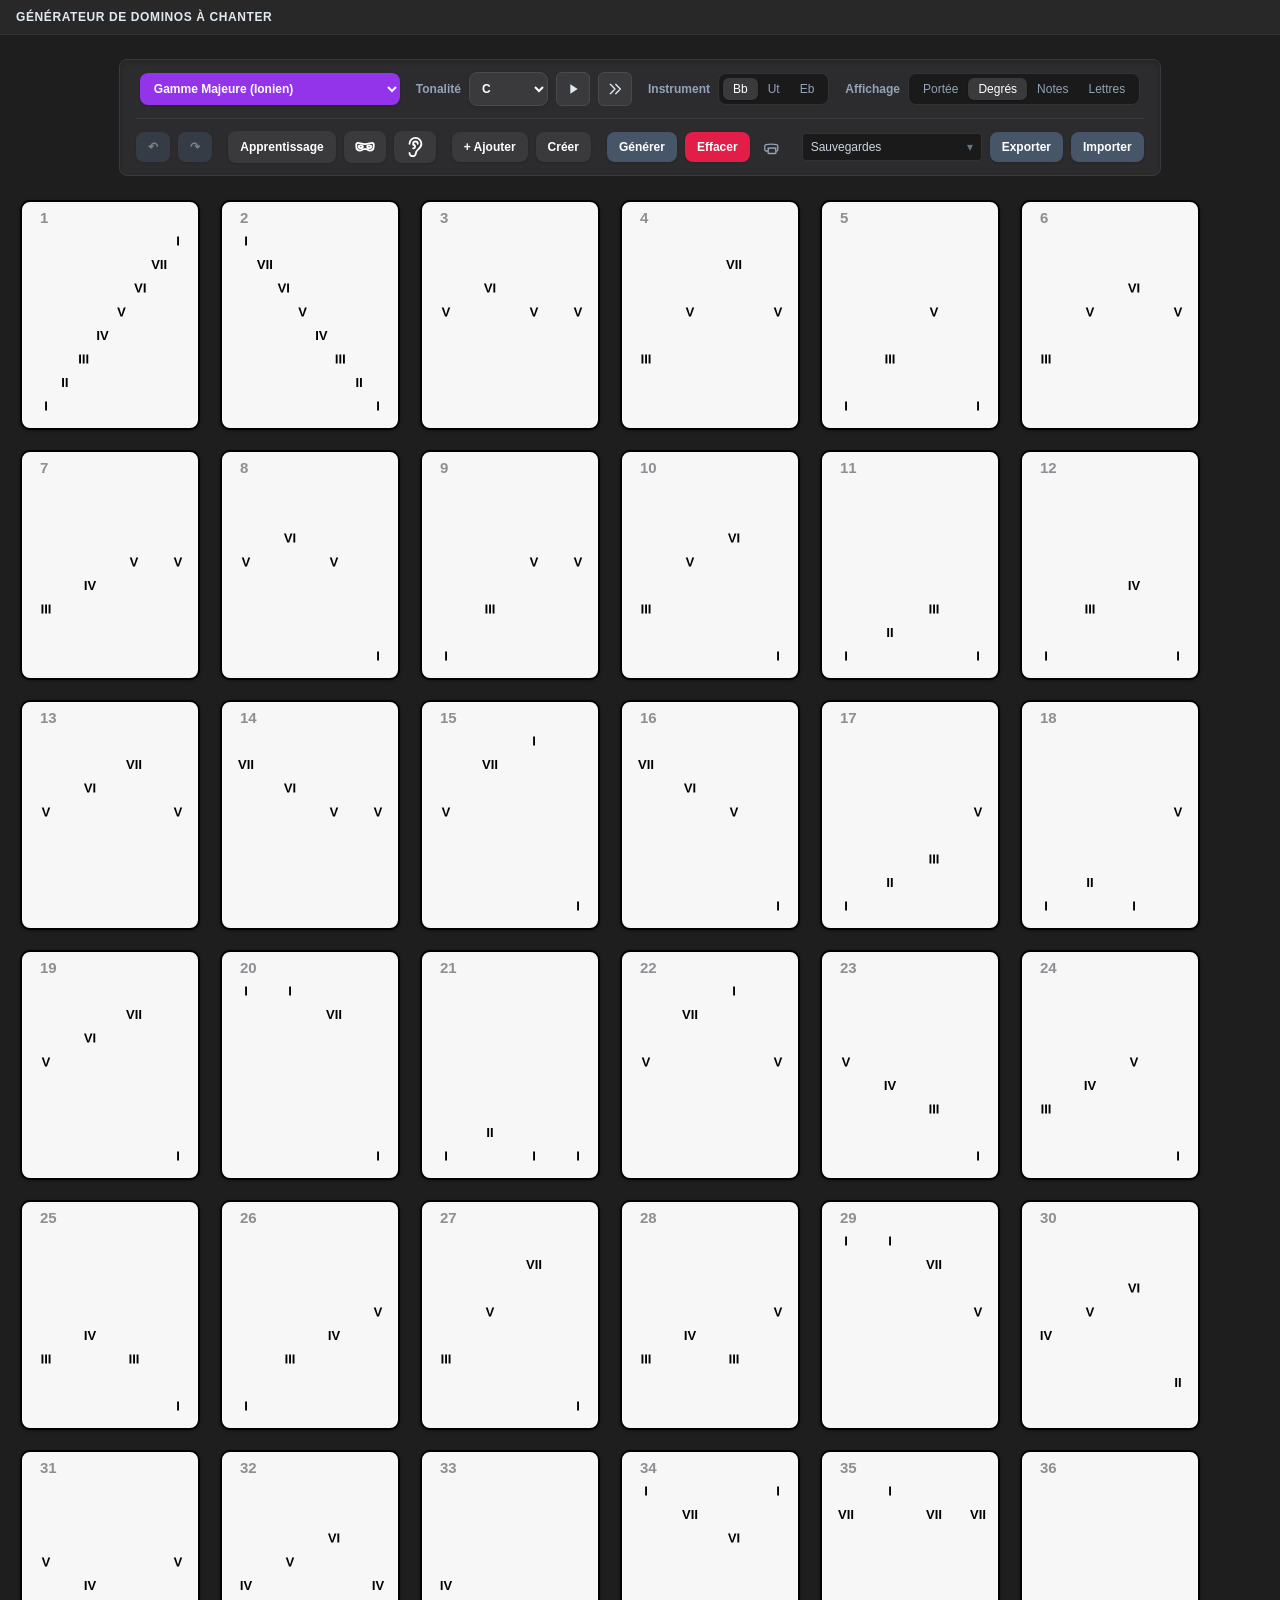
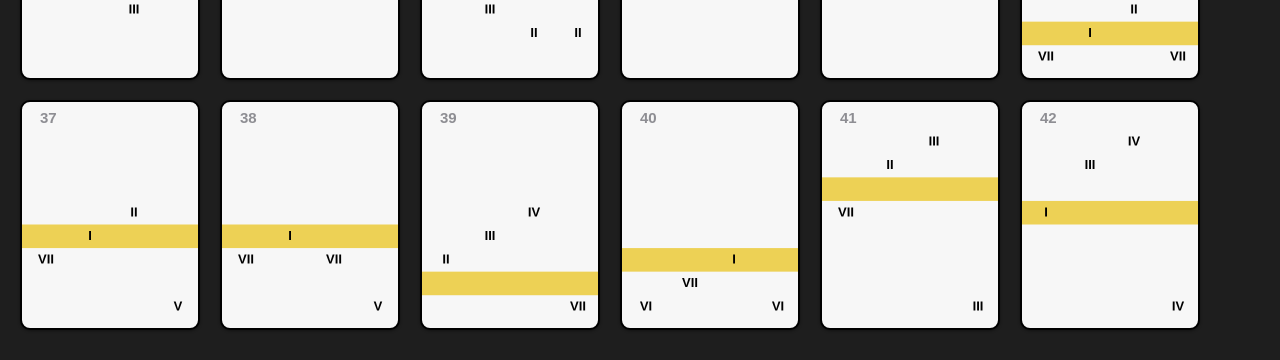
<file: index.html>
<!DOCTYPE html>
<html lang="fr">
<head>
    <meta charset="UTF-8">
    <meta name="viewport" content="width=device-width, initial-scale=1.0">
    <title>Générateur de Dominos à Chanter</title>
    <link rel="icon" type="image/png" href="[data-uri]">
    <link href="https://fonts.googleapis.com/css2?family=Patrick+Hand&display=swap" rel="stylesheet">
    <meta name="theme-color" content="#282828">
    <link rel="manifest" href="app/manifest.webmanifest">
    <link rel="apple-touch-icon" href="app/apple-touch-icon.png">
    <meta name="mobile-web-app-capable" content="yes">
    <meta name="apple-mobile-web-app-capable" content="yes">
    <meta name="apple-mobile-web-app-title" content="Dominos">
    <meta name="apple-mobile-web-app-status-bar-style" content="black">
    <link rel="stylesheet" href="app/style.css">
</head>
<body>

    <audio id="silent-unlock" loop playsinline src="[data-uri]"></audio>

    <header class="app-header">
        <span class="app-title">Générateur de Dominos à Chanter</span>
    </header>

    <main class="app-main">
    <div class="controls">
        <div class="controls-row">
            <select id="styleGamme" class="select-style" onchange="rafraichirGrille()" title="Mode / Style" aria-label="Mode / Style">
                <optgroup label="--- Gammes et Modes pures ---">
                    <option value="scale_maj" selected>Gamme Majeure (Ionien)</option>
                    <option value="scale_min_nat">Mineure naturelle (Éolien)</option>
                    <option value="scale_min_har">Mineure harmonique</option>
                    <option value="scale_min_mel">Mineure mélodique</option>
                    <option value="scale_dorien">Dorien</option>
                    <option value="scale_phrygien">Phrygien</option>
                    <option value="scale_lydien">Lydien</option>
                    <option value="scale_mixolydien">Mixolydien</option>
                    <option value="scale_locrien">Locrien</option>
                    <option value="scale_penta_maj">Pentatonique majeure</option>
                    <option value="scale_penta_min">Pentatonique mineure</option>
                    <option value="scale_blues_min">Blues mineure</option>
                    <option value="scale_blues_maj">Blues majeure</option>
                    <option value="scale_par_ton">Gamme par ton</option>
                    <option value="scale_dim_dt_t">Diminuée (Demi-ton / Ton)</option>
                    <option value="scale_bebop_dom">Bebop Dominant</option>
                    <option value="scale_chromatique">Chromatique</option>
                </optgroup>
                <optgroup label="--- Styles musicaux ---">
                    <option value="aleatoire">Aléatoire (tous les modes)</option>
                    <option value="solfege">Solfège (Idiomatique)</option>
                    <option value="bach">Bach (Baroque & Contrepoint)</option>
                    <option value="piazzolla">Piazzolla (Tango)</option>
                    <option value="boulez">Boulez (Avant-garde / Sériel)</option>
                    <option value="jazz_standards">Jazz Standards (Dorien, Lydien, Mixolydian)</option>
                    <option value="chet_baker">Chet Baker (Cool Jazz)</option>
                    <option value="coltrane">Coltrane (Modal & Extensions)</option>
                    <option value="ravel">Ravel (Modale, Octatonique, Pentatonique)</option>
                    <option value="debussy">Debussy (Par ton, Pentatonique, Modes)</option>
                    <option value="bebop">Bebop (Gammes Bebop chromatisées)</option>
                    <option value="atonal">Atonal (Chromatique & Sérialisme libre)</option>
                </optgroup>
            </select>

            <div class="field field-tonalite">
                <label class="field-label" for="tonique">Tonalité</label>
                <select id="tonique" onchange="withUndo(redessinerGrille)" title="Tonalité principale" aria-label="Tonalité principale">
                        <option value="0" selected>C</option>
                        <option value="1">C♯ / D♭</option>
                        <option value="2">D</option>
                        <option value="3">E♭ / D♯</option>
                        <option value="4">E</option>
                        <option value="5">F</option>
                        <option value="6">F♯ / G♭</option>
                        <option value="7">G</option>
                        <option value="8">A♭ / G♯</option>
                        <option value="9">A</option>
                        <option value="10">B♭ / A♯</option>
                        <option value="11">B</option>
                </select>
                <button type="button" class="btn-icon" onclick="jouerTonique()" title="Écouter la tonique (I)" aria-label="Écouter la tonique (I)"><svg class="icon" fill="currentColor" viewBox="0 0 24 24" aria-hidden="true"><path d="M8 5v14l11-7z"/></svg></button>
                <button type="button" class="btn-icon" onclick="jouerArpegeI_III_V()" title="Écouter l'arpège (I - III - V)" aria-label="Écouter l'arpège (I - III - V)"><svg class="icon" fill="none" stroke="currentColor" stroke-width="2" viewBox="0 0 24 24" aria-hidden="true"><path stroke-linecap="round" stroke-linejoin="round" d="M13 5l7 7-7 7M5 5l7 7-7 7"/></svg></button>
            </div>

            <div class="field field-instrument">
                <span class="field-label">Instrument</span>
                <div class="segmented" role="group" aria-label="Instrument">
                    <button type="button" class="seg-btn is-active" data-seg="transposition" data-value="-2" aria-pressed="true" onclick="choisirSegment('transposition', '-2', redessinerGrille)">Bb</button>
                    <button type="button" class="seg-btn" data-seg="transposition" data-value="0" aria-pressed="false" onclick="choisirSegment('transposition', '0', redessinerGrille)">Ut</button>
                    <button type="button" class="seg-btn" data-seg="transposition" data-value="3" aria-pressed="false" onclick="choisirSegment('transposition', '3', redessinerGrille)">Eb</button>
                </div>
                <input type="hidden" id="transposition" value="-2">
            </div>

            <div class="field">
                <span class="field-label">Affichage</span>
                <div class="segmented" role="group" aria-label="Affichage">
                    <button type="button" class="seg-btn" data-seg="affichage" data-value="portee" aria-pressed="false" onclick="choisirSegment('affichage', 'portee', changerAffichage)">Portée</button>
                    <button type="button" class="seg-btn is-active" data-seg="affichage" data-value="degres" aria-pressed="true" onclick="choisirSegment('affichage', 'degres', changerAffichage)">Degrés</button>
                    <button type="button" class="seg-btn" data-seg="affichage" data-value="notes" aria-pressed="false" onclick="choisirSegment('affichage', 'notes', changerAffichage)">Notes</button>
                    <button type="button" class="seg-btn" data-seg="affichage" data-value="lettres" aria-pressed="false" onclick="choisirSegment('affichage', 'lettres', changerAffichage)">Lettres</button>
                </div>
                <input type="hidden" id="affichage" value="degres">
            </div>
        </div>

        <div class="controls-row controls-row-actions">
            <div class="btn-group">
                <button type="button" id="btnUndo" class="btn btn-slate" onclick="annuler()" title="Annuler (⌘Z)" aria-label="Annuler" disabled>↶</button>
                <button type="button" id="btnRedo" class="btn btn-slate" onclick="retablir()" title="Rétablir (⌘⇧Z)" aria-label="Rétablir" disabled>↷</button>
            </div>
            <div class="btn-group">
                <button type="button" id="btnToggleRythme" class="btn btn-toggle" hidden aria-pressed="false" onclick="toggleModeRythme()" title="Rythmes : activé = valeurs variées dans la portée (croches, blanches, pointées, silences) ; désactivé = noires seulement">Rythmes</button>
                <button type="button" id="btnLearning" class="btn btn-toggle" aria-pressed="false" onclick="toggleModeApprentissage()" title="Apprentissage : activé = série de dominos d'entraînement progressifs ; désactivé = dominos aléatoires du style choisi">Apprentissage</button>
                <button type="button" id="btnGammes" class="btn btn-toggle btn-toggle-icon" aria-pressed="false" onclick="toggleAffichageGammes()" title="Afficher / masquer le nom de la gamme en haut de chaque domino" aria-label="Afficher ou masquer les noms de gammes"><svg class="icon icon-mask" fill="none" stroke="currentColor" stroke-width="2" stroke-linecap="round" stroke-linejoin="round" viewBox="0 0 24 24" aria-hidden="true"><path d="M2.500 9.500C2.500 8.400 3.400 7.500 4.500 7.500c2.200 0 3.700 1.300 7.500 1.300s5.300-1.300 7.500-1.300c1.100 0 2 .9 2 2v1.800c0 2.700-1.600 4.700-4.200 4.700-1.900 0-2.700-1.700-4-1.700h-2.600c-1.300 0-2.100 1.700-4 1.700-2.600 0-4.200-2-4.200-4.700V9.500z"/><ellipse cx="7.400" cy="11.800" rx="2.200" ry="1.500"/><ellipse cx="16.600" cy="11.800" rx="2.200" ry="1.500"/></svg></button>
                <button type="button" id="btnEnigme" class="btn btn-toggle btn-toggle-icon" aria-pressed="false" onclick="toggleModeEnigme()" title="Énigme : activé = le contenu des dominos est masqué (« ? » à la place) ; appuyer sur « ? » pour le révéler ou le masquer, ailleurs pour écouter le domino" aria-label="Mode Énigme (écoute à l'oreille)"><svg class="icon icon-ear" fill="none" stroke="currentColor" stroke-width="2" stroke-linecap="round" stroke-linejoin="round" viewBox="0 0 24 24" aria-hidden="true"><path d="M6 8.5a6.5 6.5 0 1 1 13 0c0 6-6 6-6 10a3.5 3.5 0 1 1-7 0"/><path d="M15 8.5a2.5 2.5 0 0 0-5 0v1a2 2 0 1 1 0 4"/></svg></button>
            </div>
            <div class="btn-group">
                <button type="button" class="btn" onclick="ajouterDomino()" title="Ajouter un domino à la suite (ou double-clic sous les dominos)">+ Ajouter</button>
                <button type="button" class="btn" onclick="ouvrirPopupCreation()" title="Créer un domino sur mesure à partir de ses degrés">Créer</button>
            </div>
            <div class="btn-group" id="barreActions">
                <button type="button" class="btn btn-generate" onclick="effacerTout()" title="Génère une nouvelle série de 42 dominos">Générer</button>
                <button type="button" class="btn btn-danger" onclick="effacerTousLesDominos()" title="Supprime tous les dominos">Effacer</button>
                <button type="button" class="btn-ghost" onclick="window.print()" title="Imprimer les dominos" aria-label="Imprimer les dominos"><svg class="icon" fill="none" stroke="currentColor" stroke-width="2" viewBox="0 0 24 24" aria-hidden="true"><path stroke-linecap="round" stroke-linejoin="round" d="M6.72 13.829c-.24.03-.48.062-.72.096m.72-.096a42.415 42.415 0 0110.56 0m-10.56 0L6.34 18m10.94-4.171c.24.03.48.062.72.096m-.72-.096L17.66 18m0 0l.229 2.523a1.125 1.125 0 01-1.12 1.227H7.231c-.662 0-1.18-.568-1.12-1.227L6.34 18m11.32 0h1.005c1.045 0 1.897-.816 1.995-1.855a49.663 49.663 0 00-.128-6.078c-.075-.923-.826-1.635-1.751-1.752a48.925 48.925 0 00-15.702 0c-.925.117-1.676.83-1.751 1.752a49.665 49.665 0 00-.128 6.078c.098 1.039.95 1.855 1.995 1.855H5.34"/></svg></button>
            </div>
            <div class="btn-group">
                <button type="button" id="btnSauvegardes" class="btn-saves" onclick="basculerMenuSauvegardes()" aria-haspopup="dialog" title="Sauvegardes : grilles enregistrées dans ce navigateur">
                    <span id="saves-label" class="saves-label">Sauvegardes</span>
                    <span class="saves-caret">▾</span>
                </button>
                <button type="button" class="btn btn-slate" onclick="exporterGrille()" title="Exporter la grille en cours dans un fichier .json">Exporter</button>
                <button type="button" class="btn btn-slate" onclick="document.getElementById('import-file').click()" title="Importer une grille depuis un fichier .json">Importer</button>
                <input type="file" id="import-file" accept=".json,application/json" hidden onchange="importerFichierGrille(this)">
            </div>
        </div>
    </div>

    <div id="creationModal" class="modal-overlay" aria-hidden="true">
        <div class="creation-modal" role="dialog" aria-modal="true" aria-labelledby="creationModalTitle">
            <div class="creation-modal-header">
                <h2 id="creationModalTitle">Créer un domino</h2>
                <button type="button" class="modal-close" onclick="fermerPopupCreation()" title="Fermer (Échap)" aria-label="Fermer"><svg class="icon" fill="none" stroke="currentColor" stroke-width="2" viewBox="0 0 24 24" aria-hidden="true"><path stroke-linecap="round" stroke-linejoin="round" d="M6 18L18 6M6 6l12 12"/></svg></button>
            </div>
            <div class="creation-modal-info" id="creationModalInfo">
                <div id="creationModeFixe"><strong>Gamme :</strong> <span id="creationModeNom"></span></div>
                <div id="creationModeChoix" class="creation-mode-choix" hidden>
                    <label for="creationModeSelect"><strong>Mode :</strong></label>
                    <select id="creationModeSelect" class="creation-mode-select" onchange="changerModeCreation()" aria-label="Mode du domino à créer"></select>
                </div>
                <div><strong>Tonique :</strong> <span id="creationTonique"></span></div>
            </div>
            <label for="creationDegreesInput" class="creation-degrees-label">Degrés à afficher, dans l’ordre :</label>
            <input type="text" id="creationDegreesInput" class="creation-degrees-input" placeholder="Ex. 13361751+ ou 5-13211" autocomplete="off">
            <div class="creation-degrees-help">
                <strong>-</strong> après un chiffre : l’octave en dessous (<strong>5-</strong> = V grave) ·
                <strong>1+</strong> = I de l’octave au-dessus (le plus aigu possible).<br>
                Quand un degré passe sous le I, une <span class="help-barre">barre jaune</span> marque le degré I.
                L’écart entre le degré le plus grave et le plus aigu ne peut pas dépasser une octave.
            </div>
            <div id="creationModalError" class="creation-degrees-error" role="alert" hidden></div>
            <div class="creation-modal-actions">
                <button type="button" class="btn-modal" onclick="fermerPopupCreation()">Annuler</button>
                <button type="button" class="btn-modal btn-modal-primary" onclick="creerDominoSurMesure()">Créer</button>
            </div>
        </div>
    </div>

    <div id="saved-grids-modal" class="hidden" role="dialog" aria-label="Sauvegardes">
        <div class="sg-panel">
            <div id="saved-grids-modal-head" class="sg-head" title="Glisser pour déplacer">
                <span class="sg-title">Sauvegardes</span>
                <button type="button" class="modal-close" onclick="fermerMenuSauvegardes()" title="Fermer (Échap)" aria-label="Fermer"><svg class="icon" fill="none" stroke="currentColor" stroke-width="2" viewBox="0 0 24 24" aria-hidden="true"><path stroke-linecap="round" stroke-linejoin="round" d="M6 18L18 6M6 6l12 12"/></svg></button>
            </div>
            <div id="saved-grids-dropdown" class="sg-list"></div>
        </div>
    </div>

    <div class="grid-title-wrap">
        <span id="loaded-grid-name" class="loaded-grid-name" title="Cliquer pour renommer" hidden onclick="commencerRenommage()"></span>
        <input id="grid-title-input" type="text" maxlength="60" autocomplete="off" spellcheck="false" placeholder="Titre de la grille" aria-label="Titre de la grille" title="Titre de la grille (Entrée pour valider, Échap pour annuler)" class="grid-title-input" hidden
               onblur="validerTitre(this.value)"
               onkeydown="if(event.key==='Enter'){this.blur();}else if(event.key==='Escape'){this.value=nomGrilleChargee||'';this.blur();}">
    </div>

    <table class="print-frame" role="presentation">
        <thead class="print-spacer"><tr><td></td></tr></thead>
        <tbody class="print-body"><tr><td><div id="grid"></div></td></tr></tbody>
        <tfoot class="print-spacer"><tr><td></td></tr></tfoot>
    </table>
    </main>

    <script>
        let audioCtx = null;
        let convolverNode = null;
        let modeRythmiqueActif = false;
        let modeApprentissageActif = false;
        let wakeLock = null;

        let activePlayback = {
            card: null,
            oscillators: [],
            timeouts: []
        };

        const RHYTHM_EIGHTH_VALUES = {
            'B': 4,
            'BP': 6,
            'N': 2,
            'NP': 3,
            'SN': 2,
            'C': 1,
            'DS': 1
        };

        const RHYTHM_CELLS_8_EIGHTHS = [
            ['N', 'N', 'N', 'N'],
            ['B', 'B'],
            ['B', 'N', 'N'],
            ['N', 'N', 'B'],
            ['NP', 'C', 'N', 'N'],
            ['N', 'N', 'NP', 'C'],
            ['NP', 'C', 'B'],
            ['C', 'C', 'C', 'C', 'N', 'N'],
            ['N', 'N', 'C', 'C', 'C', 'C'],
            ['C', 'C', 'N', 'N', 'C', 'C'],
            ['C', 'C', 'C', 'C', 'C', 'C', 'C', 'C'],
            ['C', 'C', 'C', 'C', 'B'],
            ['B', 'C', 'C', 'C', 'C'],
            ['SN', 'N', 'N', 'N'],
            ['N', 'SN', 'N', 'N'],
            ['C', 'C', 'DS', 'C', 'N', 'N']
        ];

        async function requestWakeLock() {
            if ('wakeLock' in navigator && !wakeLock) {
                try {
                    wakeLock = await navigator.wakeLock.request('screen');
                    wakeLock.addEventListener('release', () => { wakeLock = null; });
                } catch (err) {
                    console.warn(`Wake Lock indisponible : ${err.message}`);
                }
            }
        }

        document.addEventListener('visibilitychange', async () => {
            if (document.visibilityState === 'visible') {
                await requestWakeLock();
            }
        });

        const DOMINOS_APPRENTISSAGE = [
            [1, 2, 3, 4, 5],
            [5, 4, 3, 2, 1],
            [1, 3, 5],
            [5, 3, 1],
            [1, 5, 1],
            [1, 3, 5, 4, 3, 2, 1],
            [1, 2, 3, 4, 5, 3, 1],
            [1, 3, 5, 6, 5],
            [1, 3, 5, 8, 5],
            [1, 2, 3, 5],
            [1, 3, 4, 5],
            [5, 3, 2, 1],
            [5, 4, 3, 1],
            [1, 3, 5, 8],
            [1, 5, 8],
            [8, 5, 1],
            [1, 2, 3, 4, 5, 6, 7, 8],
            [8, 7, 6, 5, 4, 3, 2, 1],
            [1, 2, 3, 4, 5, 8],
            [8, 7, 6, 5, 1],
            [1, 5, 4, 3, 2, 1],
            [5, 1, 2, 3, 4, 5],
            [1, 4, 3],
            [1, 6, 5],
            [1, 3, 5, 1, 4, 6, 5],
            [1, 2, 1, 3, 1, 4, 1, 5],
            [5, 4, 5, 3, 5, 2, 5, 1],
            [1, 2, 3, 2, 3, 4, 3, 4, 5],
            [5, 4, 3, 4, 3, 2, 3, 2, 1],
            [1, 8, 1],
            [1, 8, 5],
            [8, 1, 8],
            [8, 1, 5],
            [8, 5, 8],
            [5, 8, 5, 1],
            [1, 3, 2, 4, 3, 5],
            [5, 3, 4, 2, 3, 1],
            [1, 3, 2, 2, 4, 3, 3, 5, 4],
            [5, 3, 5, 6, 5],
            [5, 3, 5, 8, 5],
            [1, 3, 1, 5, 1, 8],
            [1, 8, 5, 3, 1],
            [1, 5, 3, 8],
            [8, 5, 3],
            [5, 3, 8],
            [1, 3, 5, 7, 8],
            [8, 5, 8, 3, 2, 1],
            [3, 8, 7, 8, 5],
            [8, 6, 4, 2, 5, 1],
            // Dominos à barre jaune (degrés sous la tonique : 0 = VII-, -1 = VI-, -2 = V-, -3 = IV-)
            [1, 0, 2, 1],                  // 17-21
            [-2, 1, 0, 2, 1],              // 5-17-21
            [1, 0, -1, -2, 4, 3, 2, 1],    // 17-6-5-4321
            [1, 0, -1, 0, 1, 3, 2],        // 17-6-7-132
            [4, 6, 5, 4, 2, 0, 1],         // 465427-1
            [3, 1, -2, 4, 2, 3],           // 315-423
            [-2, 0, 2, 4, 3, 2, 1],        // 5-7-24321
            [-2, 1, 3, 2, 1]               // 5-1321
        ];

        const SCALE_NAMES = {
            'maj': 'Gamme Majeure (Ionien)',
            'min_nat': 'Mineure naturelle (Éolien)',
            'min_har': 'Mineure harmonique',
            'min_mel': 'Mineure mélodique',
            'dorien': 'Dorien',
            'phrygien': 'Phrygien',
            'lydien': 'Lydien',
            'mixolydien': 'Mixolydien',
            'locrien': 'Locrien',
            'penta_maj': 'Pentatonique majeure',
            'penta_min': 'Pentatonique mineure',
            'blues_min': 'Blues mineure',
            'blues_maj': 'Blues majeure',
            'par_ton': 'Gamme par ton',
            'dim_dt_t': 'Diminuée (Demi-ton / Ton)',
            'bebop_dom': 'Bebop Dominant',
            'chromatique': 'Chromatique',
            'altere': 'Gamme Altérée'
        };

        // Noms courts affichés en haut des dominos (le menu et la bulle gardent les noms complets)
        const SCALE_LABELS = {
            'maj': 'Ionien',
            'min_nat': 'Éolien',
            'min_har': 'Mineure harmonique',
            'min_mel': 'Mineure mélodique',
            'dorien': 'Dorien',
            'phrygien': 'Phrygien',
            'lydien': 'Lydien',
            'mixolydien': 'Mixolydien',
            'locrien': 'Locrien',
            'penta_maj': 'Pentatonique majeure',
            'penta_min': 'Pentatonique mineure',
            'blues_min': 'Blues mineure',
            'blues_maj': 'Blues majeure',
            'par_ton': 'Par ton',
            'dim_dt_t': 'Diminuée',
            'bebop_dom': 'Bebop dominant',
            'chromatique': 'Chromatique',
            'altere': 'Altérée'
        };

        const GAMMES = {
            'maj': [0, 2, 4, 5, 7, 9, 11],
            'min_nat': [0, 2, 3, 5, 7, 8, 10],
            'min_har': [0, 2, 3, 5, 7, 8, 11],
            'min_mel': [0, 2, 3, 5, 7, 9, 11],
            'dorien': [0, 2, 3, 5, 7, 9, 10],
            'phrygien': [0, 1, 3, 5, 7, 8, 10],
            'lydien': [0, 2, 4, 6, 7, 9, 11],
            'mixolydien': [0, 2, 4, 5, 7, 9, 10],
            'locrien': [0, 1, 3, 5, 6, 8, 10],
            'penta_maj': [0, 2, 4, 7, 9],
            'penta_min': [0, 3, 5, 7, 10],
            'blues_min': [0, 3, 5, 6, 7, 10],
            'blues_maj': [0, 2, 3, 4, 7, 9],
            'par_ton': [0, 2, 4, 6, 8, 10],
            'dim_dt_t': [0, 1, 3, 4, 6, 7, 9, 10],
            'bebop_dom': [0, 2, 4, 5, 7, 9, 10, 11],
            'chromatique': [0, 1, 2, 3, 4, 5, 6, 7, 8, 9, 10, 11],
            'altere': [0, 1, 3, 4, 6, 8, 10]
        };

        const LETTERS = ['Do', 'Ré', 'Mi', 'Fa', 'Sol', 'La', 'Si'];
        const ANGLO_LETTERS = ['C', 'D', 'E', 'F', 'G', 'A', 'B'];
        const LETTER_PITCHES = [0, 2, 4, 5, 7, 9, 11];

        const TONIC_ROOTS = [
            { letter: 0, pitch: 0 },
            { letter: 0, pitch: 1 },
            { letter: 1, pitch: 2 },
            { letter: 2, pitch: 3 },
            { letter: 2, pitch: 4 },
            { letter: 3, pitch: 5 },
            { letter: 3, pitch: 6 },
            { letter: 4, pitch: 7 },
            { letter: 5, pitch: 8 },
            { letter: 5, pitch: 9 },
            { letter: 6, pitch: 10 },
            { letter: 6, pitch: 11 }
        ];

        const SCALE_DIATONIC_STEPS = {
            'penta_maj': [0, 1, 2, 4, 5],
            'penta_min': [0, 2, 3, 4, 6],
            'blues_min': [0, 2, 3, 3, 4, 6],
            'blues_maj': [0, 1, 2, 2, 4, 5],
            'bebop_dom': [0, 1, 2, 3, 4, 5, 5, 6],
            'chromatique': [0,0,1,1,2,2,3,3,4,5,5,6],
            'altere': [0, 1, 2, 3, 4, 5, 6]
        };

        function getRandomInt(min, max) {
            return Math.floor(Math.random() * (max - min + 1)) + min;
        }

        // Bibliothèques de motifs par style (degrés de la gamme, 8 = octave ; 9 pour les gammes de 8 notes).
        // Chaque domino en prend un fragment de la longueur voulue : un motif de 8 notes fournit plusieurs
        // fragments distincts. Plus il y a de motifs, moins il faut modifier les notes pour éviter les doublons
        // dans une longue série (42 dominos), et plus les dominos restent dans l'idiome du style.
        const BIBLIOTHEQUES_MOTIFS = {
            // Tango : lignes descendantes, arpèges i-III-V, notes répétées (marcato), sixte et septième de la mineure harmonique
            piazzolla: [
                [1,5,4,3,2,1,5,3], [1,3,5,8,7,5,3,1], [5,4,3,2,1,3,5,4], [1,2,4,3,5,4,3,2],
                [8,7,6,5,6,5,4,3], [1,1,5,5,4,4,3,3], [3,5,8,7,6,5,4,3], [1,5,1,5,4,3,2,1],
                [5,6,7,8,7,6,5,4], [1,3,2,1,5,4,3,2], [8,6,5,3,1,3,5,6], [1,4,3,2,1,5,4,3],
                [3,2,1,2,3,5,4,3], [5,5,6,5,4,3,2,1], [1,5,3,5,1,5,3,5], [8,5,6,7,8,5,4,3],
                [1,3,4,5,4,3,2,1], [5,3,1,3,5,8,7,5], [1,2,3,5,4,3,2,1], [4,3,2,1,5,4,3,2],
                [6,5,4,3,2,1,2,3], [1,6,5,4,3,2,1,5], [3,4,5,6,7,8,7,5], [8,7,5,4,3,2,1,5],
                [5,4,3,4,5,6,5,4], [1,3,5,3,6,5,4,3], [2,3,4,5,4,3,2,1], [7,8,5,6,7,8,7,6],
                [1,5,4,5,3,5,2,5,1], [8,7,6,5,4,5,3,4,2,3,1]
            ],
            // Jazz standards : cellules ii-V-I, arpèges 1-3-5-7, lignes en 3es, tournures de bebop léger
            jazz_standards: [
                [2,5,1,3,5,3,2,1], [1,3,5,6,5,3,2,1], [3,5,7,6,5,3,2,1], [5,3,2,1,3,5,6,5],
                [1,2,3,5,3,2,1,3], [1,3,5,7,8,7,5,3], [8,7,5,3,5,7,8,5], [7,5,3,1,2,3,5,7],
                [2,3,5,6,5,3,2,1], [1,2,3,5,6,5,3,2], [5,4,3,2,1,2,3,5], [2,4,6,5,4,3,2,1],
                [3,4,5,7,6,5,3,1], [1,5,3,5,6,5,3,1], [8,7,6,5,3,2,1,3], [6,5,3,2,1,2,3,5],
                [5,7,8,7,5,3,2,1], [3,2,1,3,5,6,5,3], [2,5,4,3,2,1,3,5], [1,3,2,4,3,5,4,6],
                [8,6,5,3,2,3,5,6], [5,6,5,3,2,1,2,3], [3,5,6,5,3,2,1,2], [4,3,2,1,5,6,7,8],
                [1,3,5,7,5,3,1,2,3], [7,6,5,3,5,3,2,1]
            ],
            // Cool jazz (Chet Baker) : lignes chantantes, petits intervalles, tierces, notes longues ; tient aussi en pentatonique
            chet_baker: [
                [5,4,3,1,2,3,2,1], [1,2,3,2,1,3,5,3], [3,2,1,5,3,2,1,2], [1,3,2,1,5,4,3,2],
                [5,3,4,3,2,1,2,3], [3,4,5,4,3,2,1,2], [1,2,3,5,3,2,3,1], [5,4,3,2,3,2,1,2],
                [3,5,4,3,2,3,1,2], [1,3,5,4,3,2,1,3], [2,3,2,1,5,1,2,3], [5,3,3,2,1,2,3,2],
                [1,2,1,3,2,1,5,1], [3,2,3,4,3,2,1,2], [4,3,2,3,1,2,3,5], [5,5,4,3,2,1,3,2],
                [1,2,3,4,3,2,1,5], [3,1,2,3,5,3,2,1], [5,3,2,1,2,3,2,1], [2,1,5,1,2,3,5,3],
                [3,2,1,2,3,5,3,2], [4,5,4,3,2,3,2,1], [1,5,3,2,1,2,3,1], [6,5,3,2,3,5,3,2]
            ],
            // Coltrane : cellules pentatoniques 1-2-3-5, arpèges, quartes, motifs permutés
            coltrane: [
                [1,2,3,5,3,2,1,5], [5,3,2,1,5,3,2,1], [1,2,3,5,6,5,3,2], [1,3,5,7,8,7,5,3],
                [1,4,6,8,6,4,1,4], [3,5,7,8,5,3,1,3], [5,6,8,6,5,3,2,1], [1,2,3,5,8,5,3,2],
                [8,7,5,3,2,1,2,3], [2,3,5,6,8,6,5,3], [1,5,3,2,1,5,6,5], [3,2,1,3,5,3,2,1],
                [1,3,5,6,5,3,5,6], [5,3,5,6,8,6,5,3], [1,2,3,5,2,3,5,6], [3,5,6,5,3,2,1,2],
                [1,3,2,5,3,6,5,8], [6,5,3,2,1,2,3,5], [8,6,5,3,2,1,2,3], [5,3,1,2,3,5,6,8],
                [2,5,3,6,5,8,6,5], [1,3,5,3,1,2,3,5], [3,2,1,5,6,5,3,2], [1,2,3,5,3,2,5,3]
            ],
            // Bebop : arpèges de dominante, passages chromatiques de la gamme bebop (8 notes, 9 = octave)
            bebop: [
                [1,3,5,7,9,7,5,3], [9,7,5,3,1,2,3,5], [3,5,7,9,8,7,6,5], [5,7,9,8,7,5,3,1],
                [1,2,3,5,3,2,1,3], [9,8,7,6,5,4,3,2], [5,6,7,8,9,7,5,3], [1,3,5,6,7,8,9,7],
                [3,2,1,3,5,7,6,5], [7,5,3,1,3,5,7,9], [9,7,6,5,3,5,3,1], [1,2,3,4,5,7,5,3],
                [5,3,1,2,3,5,7,9], [9,8,7,5,3,5,7,5], [3,5,7,5,3,1,2,3], [5,4,3,2,1,3,5,7],
                [1,3,5,7,6,5,3,1], [9,7,5,6,7,5,3,1], [2,3,5,7,9,7,5,3], [7,6,5,3,1,3,5,3],
                [3,4,5,6,7,8,9,7], [1,2,3,5,7,5,3,2], [9,8,7,6,5,4,3,1], [5,7,5,3,1,3,5,7],
                [3,1,2,3,5,7,9,7], [9,7,5,3,5,7,9,8]
            ],
            // Ravel : lignes modales, quartes, neuvièmes, mouvements parallèles
            ravel: [
                [1,2,4,5,7,5,4,2], [3,4,6,7,6,4,3,2], [1,3,4,6,5,3,1,2], [5,4,2,1,2,4,5,7],
                [1,2,3,5,3,2,1,2], [5,6,5,3,2,3,5,6], [1,4,5,4,2,1,2,4], [3,5,6,5,3,2,3,5],
                [7,6,4,3,4,6,7,6], [2,4,5,7,5,4,2,1], [1,2,4,2,5,4,2,1], [6,5,3,2,1,2,3,5],
                [1,3,5,4,2,4,5,3], [4,5,7,5,4,2,1,2], [2,3,5,6,5,3,2,1], [1,5,4,2,1,2,4,5],
                [3,2,4,3,5,4,6,5], [5,3,4,2,3,1,2,1], [1,2,5,4,2,1,5,4], [7,5,4,2,4,5,7,5],
                [1,2,3,4,6,5,3,2], [4,2,1,2,4,5,4,2], [6,4,3,1,2,3,4,6], [2,1,2,4,5,4,2,1],
                [3,4,5,7,5,4,3,1], [1,4,2,5,3,6,4,7]
            ],
            // Debussy : gamme par tons, pentatonique, arabesques, lignes planantes
            debussy: [
                [1,2,3,4,5,6,5,4], [1,2,3,5,3,2,1,2], [3,5,6,5,3,2,1,2], [5,3,2,1,2,3,5,6],
                [1,3,2,5,3,6,5,3], [6,5,4,3,2,1,2,3], [1,2,4,5,4,2,1,5], [3,2,1,3,5,3,2,1],
                [2,3,5,6,5,3,2,1], [1,3,5,6,5,3,1,2], [4,3,2,1,2,3,4,5], [1,2,3,2,1,5,1,2],
                [5,6,5,3,2,3,5,3], [1,4,3,2,1,2,3,5], [2,1,2,3,5,6,5,3], [3,4,5,6,5,4,3,2],
                [6,5,3,2,3,5,6,5], [1,2,3,5,6,5,3,2], [5,4,3,1,2,3,1,5], [1,3,4,6,4,3,1,2],
                [2,4,6,5,3,1,2,4], [7,6,5,4,3,2,1,2], [1,2,1,3,2,5,3,6], [3,1,2,3,5,6,5,3],
                [1,5,3,2,1,2,3,5], [4,5,6,5,4,3,2,1]
            ]
        };

        // Fragment idiomatique de la longueur demandée : un motif de la bibliothèque, ou une fenêtre dans un motif plus long.
        // Seuls les fragments qui tiennent dans la gamme (degré max) sont retenus, pour ne pas déformer le motif.
        function motifIdiomatique(style, longueur, maxDegre) {
            const motifs = BIBLIOTHEQUES_MOTIFS[style] || [];
            const candidats = [];
            motifs.forEach(m => {
                if (m.length >= longueur) {
                    for (let o = 0; o + longueur <= m.length; o++) {
                        const frag = m.slice(o, o + longueur);
                        candidats.push(frag);
                        if (o === 0) candidats.push(frag); // le début du motif, plus naturel, est un peu favorisé
                    }
                } else {
                    const c = [];
                    while (c.length < longueur) c.push(m[c.length % m.length]);
                    candidats.push(c);
                }
            });
            const tiennent = candidats.filter(c => Math.max(...c) <= maxDegre);
            const pool = tiennent.length ? tiennent : candidats.map(c => c.map(d => Math.min(d, maxDegre)));
            return [...pool[getRandomInt(0, pool.length - 1)]];
        }

        // Évite les doublons dans une série. Certains styles (Piazzolla, Jazz, Coltrane, Ravel…) n'ont que quelques
        // motifs : pour une longue série (42 dominos), la recherche d'un motif encore inédit ne s'arrêtait plus.
        // Après 20 essais on transpose le motif le long de la gamme, après 50 on change la première note, après 100 une note au hasard en plus ;
        // au bout de MAX_ESSAIS_UNICITE essais, on accepte un doublon plutôt que de bloquer la page.
        const MAX_ESSAIS_UNICITE = 500;
        // Dans une série générée, les NB_DOMINOS_AVEC_BARRE derniers dominos descendent sous la tonique :
        // ils contiennent au moins un degré sous le I, donc la barre jaune. Les deux premiers dominos (gamme montante
        // et descendante), le mode Apprentissage (liste fixe) et les grilles trop courtes ne sont pas concernés.
        const NB_DOMINOS_AVEC_BARRE = 7;
        function doitContenirBarre(index, total) {
            return !modeApprentissageActif && index >= 2 && total >= 2 * NB_DOMINOS_AVEC_BARRE && index >= total - NB_DOMINOS_AVEC_BARRE;
        }

        // Transpose le motif entier vers le bas le long de la gamme (une « séquence ») pour qu'il passe sous la tonique.
        // Le décalage est choisi pour qu'au moins un degré soit sous le I (degré ≤ 0) et qu'au moins un reste au I ou au-dessus :
        // la barre jaune se trouve alors au milieu du domino, et non à côté de notes qui sont toutes en dessous.
        // Le motif tenait dans l'octave I → I : une fois décalé il tient dans une fenêtre d'une octave, donc l'amplitude
        // reste valide, et le degré le plus grave est au pire le I de l'octave en dessous.
        function descendreSousTonique(degres, scaleLen) {
            const mn = Math.min(...degres);
            const mx = Math.max(...degres);
            const decalageMin = mn;                              // le degré le plus grave passe à 0 (VII-)
            const decalageMax = Math.min(mx - 1, mn + scaleLen - 1); // le plus aigu reste au moins au I ; le plus grave au pire à 1-
            const decalage = (decalageMax >= decalageMin) ? getRandomInt(decalageMin, decalageMax) : decalageMin;
            return degres.map(d => d - decalage);
        }

        function varierPourUnicite(degres, attempts, maxDeg) {
            // 1) d'abord on transpose le motif entier le long de la gamme (une « séquence », procédé idiomatique)
            if (attempts > 20) {
                const bas = 1 - Math.min(...degres), haut = maxDeg - Math.max(...degres);
                if (haut >= bas) {
                    const decalage = getRandomInt(bas, haut);
                    for (let i = 0; i < degres.length; i++) degres[i] += decalage;
                }
            }
            // 2) puis, en dernier recours, on modifie des notes
            if (attempts > 50) degres[0] = (degres[0] % maxDeg) + 1;
            if (attempts > 100) degres[getRandomInt(0, degres.length - 1)] = getRandomInt(1, maxDeg);
        }

        // Deux dominos sont « identiques » dès qu'ils ont la même succession de degrés, quels que soient
        // la gamme / le mode, le type d'affichage et les rythmes (les paramètres restent pour compatibilité).
        function getVisualSignature(scaleKey, degres, rythmes, affichageMode) {
            return degres.join(',');
        }

        function mefifierAjusterEighthsStrict(rythmes, degres) {
            let n = Math.min(rythmes.length, degres.length);
            let totalEighths = 0;
            let finalRythmes = [];
            let finalDegres = [];

            for (let i = 0; i < n; i++) {
                let r = rythmes[i];
                let val = RHYTHM_EIGHTH_VALUES[r] || 2;

                if (totalEighths + val <= 8) {
                    finalRythmes.push(r);
                    finalDegres.push(degres[i]);
                    totalEighths += val;
                } else {
                    let diff = 8 - totalEighths;
                    if (diff === 4) { finalRythmes.push('B'); finalDegres.push(degres[i]); totalEighths += 4; }
                    else if (diff === 3) { finalRythmes.push('NP'); finalDegres.push(degres[i]); totalEighths += 3; }
                    else if (diff === 2) { finalRythmes.push('N'); finalDegres.push(degres[i]); totalEighths += 2; }
                    else if (diff === 1) { finalRythmes.push('C'); finalDegres.push(degres[i]); totalEighths += 1; }
                    break;
                }
                if (totalEighths === 8) break;
            }

            while (totalEighths < 8) {
                let diff = 8 - totalEighths;
                let lastDeg = finalDegres.length > 0 ? finalDegres[finalDegres.length - 1] : 1;
                if (diff >= 4) { finalRythmes.push('B'); finalDegres.push(lastDeg); totalEighths += 4; }
                else if (diff === 3) { finalRythmes.push('NP'); finalDegres.push(lastDeg); totalEighths += 3; }
                else if (diff === 2) { finalRythmes.push('N'); finalDegres.push(lastDeg); totalEighths += 2; }
                else if (diff === 1) { finalRythmes.push('C'); finalDegres.push(lastDeg); totalEighths += 1; }
            }

            return { rythmes: finalRythmes, degres: finalDegres };
        }

        function mettreAJourInfoBulle(card) {
            const numSpan = card.querySelector('.domino-number');
            if (!numSpan) return;
            const scaleKey = getCardScaleKey(card);
            const nomGamme = SCALE_NAMES[scaleKey] || scaleKey;
            numSpan.title = ''; // pas d'infobulle au survol : la gamme s'affiche au clic / à l'appui sur le numéro
            numSpan.setAttribute('aria-label', `Domino ${numSpan.textContent} — ${nomGamme} (appuyer pour afficher le mode / la gamme)`);
            if (card._bulleGamme) card._bulleGamme.textContent = nomGamme;
            if (card._etiquetteGamme) card._etiquetteGamme.textContent = SCALE_LABELS[scaleKey] || nomGamme;
        }

        // Bouton « masque » : affiche (ou masque) le nom de la gamme en haut de tous les dominos.
        let affichageGammesActif = false;
        function toggleAffichageGammes() {
            affichageGammesActif = !affichageGammesActif;
            masquerBullesGamme();
            document.body.classList.toggle('gammes-visibles', affichageGammesActif);
            const btn = document.getElementById('btnGammes');
            if (btn) {
                btn.classList.toggle('is-active', affichageGammesActif);
                btn.setAttribute('aria-pressed', String(affichageGammesActif));
            }
        }

        // Bouton « oreille » : mode Énigme. Le contenu de chaque domino (notes, degrés, portée) est
        // masqué et remplacé par un « ? » ; seul le numéro reste visible (et le nom de la gamme si le bouton « masque » est actif). Un appui sur le « ? » révèle le domino,
        // un second appui le masque de nouveau. Un appui ailleurs dans le domino le joue en entier.
        let modeEnigmeActif = false;

        function majBoutonEnigmeDomino(card) {
            const btn = card._boutonEnigme;
            if (!btn) return;
            const revele = card.classList.contains('revele');
            const texte = revele ? 'Masquer ce domino' : 'Révéler ce domino';
            btn.title = texte;
            btn.setAttribute('aria-label', texte);
            btn.setAttribute('aria-pressed', String(revele));
        }

        function basculerDominoEnigme(card) {
            card.classList.toggle('revele');
            majBoutonEnigmeDomino(card);
        }

        // Remet tous les dominos à l'état masqué (activation du mode, ou contenu regénéré)
        function masquerTousLesDominos() {
            document.querySelectorAll('#grid .domino-card').forEach(card => {
                card.classList.remove('revele');
                majBoutonEnigmeDomino(card);
            });
        }

        function toggleModeEnigme() {
            modeEnigmeActif = !modeEnigmeActif;
            masquerTousLesDominos();
            document.body.classList.toggle('mode-enigme', modeEnigmeActif);
            const btn = document.getElementById('btnEnigme');
            if (btn) {
                btn.classList.toggle('is-active', modeEnigmeActif);
                btn.setAttribute('aria-pressed', String(modeEnigmeActif));
            }
        }

        // Un appui sur le numéro du domino affiche (ou masque) sa gamme / son mode dans une petite bulle.
        // Fonctionne au toucher (téléphone), où l'infobulle au survol n'existe pas.
        let bulleGammeTimer = null;
        function masquerBullesGamme() {
            clearTimeout(bulleGammeTimer);
            bulleGammeTimer = null;
            document.querySelectorAll('.domino-card').forEach(card => {
                if (card._bulleGamme) {
                    card._bulleGamme.remove();
                    card._bulleGamme = null;
                }
            });
        }

        function basculerBulleGamme(card) {
            const dejaOuverte = !!card._bulleGamme;
            masquerBullesGamme();
            if (dejaOuverte) return;
            const scaleKey = getCardScaleKey(card);
            const bulle = document.createElement('div');
            bulle.className = 'domino-scale-bubble';
            bulle.setAttribute('role', 'status');
            bulle.textContent = SCALE_NAMES[scaleKey] || scaleKey;
            card.appendChild(bulle);
            card._bulleGamme = bulle;
            bulleGammeTimer = setTimeout(masquerBullesGamme, 4000);
        }

        // Toucher / cliquer ailleurs referme la bulle (phase de capture : les dominos arrêtent la propagation des clics).
        document.addEventListener('click', (e) => {
            if (!e.target.closest || e.target.closest('.domino-number')) return;
            masquerBullesGamme();
        }, true);

        function createReverbBuffer(ctx) {
            const rate = ctx.sampleRate;
            const length = rate * 1.5;
            const decay = 2.0;
            const impulse = ctx.createBuffer(2, length, rate);
            const left = impulse.getChannelData(0);
            const right = impulse.getChannelData(1);

            for (let i = 0; i < length; i++) {
                const n = length - i;
                left[i] = (Math.random() * 2 - 1) * Math.pow(n / length, decay);
                right[i] = (Math.random() * 2 - 1) * Math.pow(n / length, decay);
            }
            return impulse;
        }

        function getAudioContext() {
            requestWakeLock();

            if (!audioCtx) {
                if ('audioSession' in navigator) {
                    navigator.audioSession.type = 'playback';
                }
                audioCtx = new (window.AudioContext || window.webkitAudioContext)();
                convolverNode = audioCtx.createConvolver();
                convolverNode.buffer = createReverbBuffer(audioCtx);

                const wetGain = audioCtx.createGain();
                wetGain.gain.value = 0.22;

                convolverNode.connect(wetGain);
                wetGain.connect(audioCtx.destination);
            }

            const silentAudio = document.getElementById('silent-unlock');
            if (silentAudio && silentAudio.paused) {
                silentAudio.play().catch(() => {});
            }

            if (audioCtx.state === 'suspended') {
                audioCtx.resume();
            }
            return audioCtx;
        }

        // Boutons segmentés (Instrument, Affichage) : un champ caché garde la valeur lue par le reste du code
        function choisirSegment(inputId, valeur, callback) {
            document.getElementById(inputId).value = valeur;
            document.querySelectorAll(`[data-seg="${inputId}"]`).forEach(btn => {
                const actif = (btn.dataset.value === valeur);
                btn.classList.toggle('is-active', actif);
                btn.setAttribute('aria-pressed', String(actif));
            });
            if (callback) callback();
        }

        // Bascule Apprentissage : libellé fixe, état = couleur verte + aria-pressed
        function majBoutonApprentissage() {
            const btn = document.getElementById('btnLearning');
            if (!btn) return;
            btn.classList.toggle('is-active', modeApprentissageActif);
            btn.setAttribute('aria-pressed', String(modeApprentissageActif));
        }

        function changerAffichage() {
            const affichage = document.getElementById('affichage').value;
            const btnToggle = document.getElementById('btnToggleRythme');
            btnToggle.hidden = (affichage !== 'portee');
            redessinerGrille();
        }

        function toggleModeRythme() {
            modeRythmiqueActif = !modeRythmiqueActif;
            const btnToggle = document.getElementById('btnToggleRythme');
            btnToggle.classList.toggle('is-active', modeRythmiqueActif);
            btnToggle.setAttribute('aria-pressed', String(modeRythmiqueActif));

            const grid = document.getElementById('grid');
            const cards = grid.getElementsByClassName('domino-card');
            const affichageMode = document.getElementById('affichage').value;
            let existingVisualSignatures = new Set();

            Array.from(cards).forEach((card, index) => {
                if (!card._isFirstTwo) {
                    const styleVal = document.getElementById('styleGamme').value || 'scale_maj';
                    const scaleKey = getCardScaleKey(card);
                    const scale = GAMMES[scaleKey] || GAMMES['maj'];
                    const scaleLen = scale.length;
                    const maxDegDisplay = scaleLen + 1;

                    let motifRythmique = modeRythmiqueActif ? RHYTHM_CELLS_8_EIGHTHS[getRandomInt(0, RHYTHM_CELLS_8_EIGHTHS.length - 1)] : new Array(4).fill('N');
                    let tempDegres, ajust;
                    let vSig = '';
                    let attempts = 0;

                    do {
                        tempDegres = genererMelodieParStyle(styleVal, index, maxDegDisplay, scaleLen, motifRythmique.length);
                        ajust = mefifierAjusterEighthsStrict(motifRythmique, tempDegres);
                        
                        varierPourUnicite(ajust.degres, attempts, maxDegDisplay);
                        if (doitContenirBarre(index, cards.length)) ajust.degres = descendreSousTonique(ajust.degres, scaleLen);
                        vSig = getVisualSignature(scaleKey, ajust.degres, ajust.rythmes, affichageMode);
                        attempts++;
                    } while (existingVisualSignatures.has(vSig) && attempts < MAX_ESSAIS_UNICITE);

                    existingVisualSignatures.add(vSig);
                    card._rythmes = ajust.rythmes;
                    card._degres = ajust.degres;
                } else {
                    let vSig = getVisualSignature(card._scaleKey, card._degres, card._rythmes, affichageMode);
                    let attempts = 0;
                    while (existingVisualSignatures.has(vSig) && attempts < MAX_ESSAIS_UNICITE) {
                        card._degres[0] = (card._degres[0] % (GAMMES[card._scaleKey]?.length || 7)) + 1;
                        vSig = getVisualSignature(card._scaleKey, card._degres, card._rythmes, affichageMode);
                        attempts++;
                    }
                    existingVisualSignatures.add(vSig);
                    if (!modeRythmiqueActif) {
                        card._rythmes = new Array(card._degres.length).fill('N');
                    }
                }
                const canvas = card.querySelector('canvas');
                dessinerDominoCanvas(canvas, card._degres, card);
            });
            masquerTousLesDominos(); // contenu renouvelé : de nouveau masqué en mode Énigme
        }

        function toggleModeApprentissage() {
            if (modeApprentissageActif) {
                genererSerie(42);
            } else {
                genererModeApprentissage();
            }
        }

        function getCardScale(card) {
            if (card && card._scaleKey) {
                return GAMMES[card._scaleKey] || GAMMES['maj'];
            }
            const val = document.getElementById('styleGamme').value;
            if (val.startsWith('scale_')) {
                return GAMMES[val.replace('scale_', '')] || GAMMES['maj'];
            }
            return GAMMES['maj'];
        }

        function getCardScaleKey(card) {
            if (card && card._scaleKey) return card._scaleKey;
            const val = document.getElementById('styleGamme').value;
            if (val.startsWith('scale_')) return val.replace('scale_', '');
            return 'maj';
        }

        function getNoteScale(card, degres, index) {
            const scaleKey = getCardScaleKey(card);
            if (scaleKey === 'min_mel') {
                if (index === 0) return GAMMES['min_mel'];
                if (degres[index] >= degres[index - 1]) {
                    return GAMMES['min_mel'];
                } else {
                    return GAMMES['min_nat'];
                }
            }
            return GAMMES[scaleKey] || GAMMES['maj'];
        }

        function assignScaleForDomino(styleVal, index) {
            if (styleVal.startsWith('scale_')) {
                let key = styleVal.replace('scale_', '');
                if (index === 1 && key === 'min_mel' && !modeApprentissageActif) {
                    return 'min_nat';
                }
                return key;
            }
            const palette = modesDuStyle(styleVal);
            // Aléatoire : les deux premiers dominos (gammes) tirent eux aussi leur mode au hasard
            if ((index === 0 || index === 1) && !modeApprentissageActif && styleVal !== 'aleatoire') {
                return palette[0];
            }
            return palette[getRandomInt(0, palette.length - 1)];
        }

        // Modes utilisés par chaque style musical (le premier est le mode « principal » du style).
        const PALETTES_STYLES = {
            'solfege': ['maj'],
            'bach': ['maj', 'min_har', 'min_mel'],
            'piazzolla': ['min_har', 'min_nat'],
            'boulez': ['altere', 'dim_dt_t', 'par_ton'],
            'jazz_standards': ['dorien', 'lydien', 'mixolydien', 'maj'],
            'chet_baker': ['dorien', 'penta_min', 'min_nat'],
            'coltrane': ['penta_maj', 'dim_dt_t', 'lydien', 'bebop_dom'],
            'ravel': ['dorien', 'lydien', 'mixolydien', 'dim_dt_t', 'penta_maj'],
            'debussy': ['par_ton', 'penta_maj', 'dorien', 'lydien'],
            'bebop': ['bebop_dom'],
            'atonal': ['chromatique'],
            // Aléatoire : tous les modes de l'application (les 17 du menu + la gamme altérée, utilisée par Boulez), dans l'ordre du menu
            'aleatoire': ['maj', 'min_nat', 'min_har', 'min_mel', 'dorien', 'phrygien', 'lydien', 'mixolydien', 'locrien',
                          'penta_maj', 'penta_min', 'blues_min', 'blues_maj', 'par_ton', 'dim_dt_t', 'bebop_dom', 'chromatique', 'altere']
        };

        // Liste des modes que peut prendre un domino pour le style choisi : un seul pour une gamme / un mode pur
        function modesDuStyle(styleVal) {
            if (styleVal.startsWith('scale_')) return [styleVal.replace('scale_', '')];
            return PALETTES_STYLES[styleVal] || ['maj'];
        }

        // Gammes non heptatoniques : degrés nommés d'après la gamme majeure (num = degré I..VII, alt = altération)
        const DEGREES_HEPTA = {
            'penta_maj':   [[1,''],[2,''],[3,''],[5,''],[6,'']],
            'penta_min':   [[1,''],[3,'♭'],[4,''],[5,''],[7,'♭']],
            'blues_min':   [[1,''],[3,'♭'],[4,''],[5,'♭'],[5,''],[7,'♭']],
            'blues_maj':   [[1,''],[2,''],[3,'♭'],[3,''],[5,''],[6,'']],
            'par_ton':     [[1,''],[2,''],[3,''],[4,'♯'],[5,'♯'],[7,'♭']],
            'dim_dt_t':    [[1,''],[2,'♭'],[3,'♭'],[3,''],[4,'♯'],[5,''],[6,''],[7,'♭']],
            'bebop_dom':   [[1,''],[2,''],[3,''],[4,''],[5,''],[6,''],[7,'♭'],[7,'']],
            'chromatique': [[1,''],[2,'♭'],[2,''],[3,'♭'],[3,''],[4,''],[4,'♯'],[5,''],[6,'♭'],[6,''],[7,'♭'],[7,'']]
        };

        // Gammes dont un même chiffre romain sert deux fois (II♭ et II, III♭ et III, V♭ et V, VII♭ et VII…) : sans l'altération,
        // deux notes différentes s'afficheraient « II » ou « VII ». Pour ces gammes, l'altération précède le chiffre (♭II, ♯IV…).
        const GAMMES_AVEC_ALTERATIONS = new Set(Object.keys(DEGREES_HEPTA).filter(cle => {
            const chiffres = DEGREES_HEPTA[cle].map(d => d[0]);
            return new Set(chiffres).size < chiffres.length;
        }));

        // Plage de degrés acceptée pour un domino. 1 = tonique, scaleLen + 1 = I de l'octave supérieure (« 1+ »),
        // qui est le plus haut possible. 0, -1, -2… sont les degrés sous la tonique (VII-, VI-, V-…),
        // jusqu'au I de l'octave en dessous (« 1- », degré 1 - scaleLen).
        function plageDegres(scaleLen) {
            return { min: 1 - scaleLen, max: scaleLen + 1 };
        }

        // Règle de l'amplitude : l'écart entre le degré le plus grave et le plus aigu ne dépasse jamais une octave
        // (7 positions graphiques), comme dans un domino ordinaire I → I. Ainsi, quand la barre jaune existe,
        // le domino n'est pas plus « étalé » qu'un domino ordinaire : les positions relatives restent celles d'habitude.
        function amplitudeValide(degres, scaleKey, scaleLen) {
            const aff = degres.map(d => getDegreAffichage(scaleKey, d, scaleLen));
            if (!aff.length) return true;
            const positions = aff.map(a => a.pos);
            return (Math.max(...positions) - Math.min(...positions)) <= aff[0].diviseur;
        }

        // Modulo toujours positif (le « % » de JavaScript renvoie un résultat négatif pour les degrés sous la tonique)
        function modPositif(n, m) {
            return ((n % m) + m) % m;
        }

        // Retourne l'étiquette du degré et sa hauteur (0 = tonique) dans le domino, ainsi que le diviseur vertical
        function getDegreAffichage(scaleKey, degre, scaleLen) {
            const table = DEGREES_HEPTA[scaleKey];
            if (!table) {
                return { texte: toRoman(degre, scaleLen), pos: degre - 1, diviseur: scaleLen };
            }
            const idx = modPositif(degre - 1, table.length);
            const octave = Math.floor((degre - 1) / table.length);
            const [num, alt] = table[idx];
            return {
                texte: (GAMMES_AVEC_ALTERATIONS.has(scaleKey) ? alt : '') + toRoman(num, 7),
                pos: octave * 7 + (num - 1),
                diviseur: 7
            };
        }

        function toRoman(degre, scaleLen = 7) {
            const scaleDegre = modPositif(degre - 1, scaleLen) + 1;
            const map = [[10, 'X'], [9, 'IX'], [8, 'VIII'], [7, 'VII'], [6, 'VI'], [5, 'V'], [4, 'IV'], [3, 'III'], [2, 'II'], [1, 'I']];
            let res = '';
            let n = scaleDegre;
            for (let [val, str] of map) {
                while (n >= val) {
                    res += str;
                    n -= val;
                }
            }
            return res;
        }

        function getNoteInfo(degre, card, anglo = false, index = 0, degres = []) {
            const scale = (degres && degres.length > 0) ? getNoteScale(card, degres, index) : getCardScale(card);
            const scaleKey = getCardScaleKey(card);
            const tonicIndex = parseInt(document.getElementById('tonique').value) || 0;
            const root = TONIC_ROOTS[tonicIndex] || { letter: 0, pitch: 0 };

            const scaleIndex = modPositif(degre - 1, scale.length);
            const octaveOffset = Math.floor((degre - 1) / scale.length);

            let letterStep = scaleIndex;
            if (SCALE_DIATONIC_STEPS[scaleKey]) {
                letterStep = SCALE_DIATONIC_STEPS[scaleKey][scaleIndex % SCALE_DIATONIC_STEPS[scaleKey].length];
            }

            const targetLetter = (root.letter + letterStep) % 7;
            const targetPitch  = (root.pitch + scale[scaleIndex]) % 12;

            const basePitch = LETTER_PITCHES[targetLetter];
            let diff = (targetPitch - basePitch + 12) % 12;

            let accidental = '';
            let extraStep = 0;
            if (diff === 1) accidental = '♯';
            else if (diff === 2) {
                accidental = '♯';
                extraStep = 1;
            }
            else if (diff === 11) accidental = '♭';
            else if (diff === 10) {
                accidental = '♭';
                extraStep = -1;
            }

            const absoluteOctave = 4 + Math.floor((root.letter + letterStep) / 7) + octaveOffset;
            const noteDiatonicIndex = (absoluteOctave * 7) + targetLetter + extraStep;
            const e4DiatonicIndex = (4 * 7) + 2;
            const staffStepFromE4 = noteDiatonicIndex - e4DiatonicIndex;

            const letters = anglo ? ANGLO_LETTERS : LETTERS;
            const finalLetter = (targetLetter + extraStep + 7) % 7;

            return {
                name: letters[finalLetter] + accidental,
                accidental: accidental,
                staffStep: staffStepFromE4
            };
        }

        function playPianoNote(freq, startTime, duration = 2.5) {
            const ctx = getAudioContext();
            const createdNodes = [];

            const masterGain = ctx.createGain();
            masterGain.gain.setValueAtTime(0, startTime);
            masterGain.gain.linearRampToValueAtTime(1.2, startTime + 0.008);
            masterGain.gain.exponentialRampToValueAtTime(0.0001, startTime + duration);

            const filter = ctx.createBiquadFilter();
            filter.type = 'lowpass';
            filter.frequency.setValueAtTime(Math.min(freq * 8.0, 16000), startTime);
            filter.frequency.exponentialRampToValueAtTime(Math.max(freq * 1.2, 200), startTime + duration * 0.7);

            const partials = [
                { mult: 1.000, gain: 0.85, type: 'triangle' },
                { mult: 2.001, gain: 0.35, type: 'sine' },
                { mult: 3.003, gain: 0.20, type: 'sine' },
                { mult: 4.006, gain: 0.12, type: 'sine' },
                { mult: 5.010, gain: 0.07, type: 'sine' },
                { mult: 6.015, gain: 0.04, type: 'sine' },
                { mult: 8.030, gain: 0.02, type: 'sine' }
            ];

            partials.forEach(p => {
                const osc = ctx.createOscillator();
                const pGain = ctx.createGain();

                osc.type = p.type;
                osc.frequency.setValueAtTime(freq * p.mult, startTime);
                
                pGain.gain.setValueAtTime(p.gain, startTime);
                pGain.gain.exponentialRampToValueAtTime(0.0001, startTime + (duration * (1 / p.mult * 0.8 + 0.2)));

                osc.connect(pGain);
                pGain.connect(filter);

                osc.start(startTime);
                osc.stop(startTime + duration);

                createdNodes.push(osc);
                createdNodes.push(pGain);
            });

            const noiseBuffer = ctx.createBuffer(1, ctx.sampleRate * 0.03, ctx.sampleRate);
            const output = noiseBuffer.getChannelData(0);
            for (let i = 0; i < noiseBuffer.length; i++) {
                output[i] = (Math.random() * 2 - 1) * Math.exp(-i / (ctx.sampleRate * 0.005));
            }
            const noiseSource = ctx.createBufferSource();
            noiseSource.buffer = noiseBuffer;

            const noiseFilter = ctx.createBiquadFilter();
            noiseFilter.type = 'bandpass';
            noiseFilter.frequency.value = Math.min(freq * 3, 3000);
            noiseFilter.Q.value = 1.0;

            const noiseGain = ctx.createGain();
            noiseGain.gain.setValueAtTime(0.15, startTime);
            noiseGain.gain.exponentialRampToValueAtTime(0.0001, startTime + 0.03);

            noiseSource.connect(noiseFilter);
            noiseFilter.connect(noiseGain);
            noiseGain.connect(masterGain);

            noiseSource.start(startTime);
            createdNodes.push(noiseSource);

            filter.connect(masterGain);
            masterGain.connect(ctx.destination);
            if (convolverNode) {
                masterGain.connect(convolverNode);
            }

            createdNodes.push(masterGain);
            createdNodes.push(filter);

            return createdNodes;
        }

        function getFrequency(degre, card, index = 0, degres = []) {
            const tonicOffset = parseInt(document.getElementById('tonique').value) || 0;
            const transOffset = parseInt(document.getElementById('transposition').value) || 0;
            const scale = (degres && degres.length > 0) ? getNoteScale(card, degres, index) : getCardScale(card);

            const octave = Math.floor((degre - 1) / scale.length);
            const scaleIndex = modPositif(degre - 1, scale.length);
            const semitone = tonicOffset + transOffset + scale[scaleIndex] + (octave * 12);

            const rootFreq = 261.63;
            return rootFreq * Math.pow(2, semitone / 12);
        }

        function stopCurrentPlayback() {
            if (activePlayback.card) {
                activePlayback.card.classList.remove('playing');
            }
            activePlayback.oscillators.forEach(node => {
                try { 
                    if (node.stop) node.stop(); 
                    if (node.disconnect) node.disconnect();
                } catch (e) {}
            });
            activePlayback.timeouts.forEach(t => clearTimeout(t));
            activePlayback = { card: null, oscillators: [], timeouts: [] };
        }

        function jouerTonique() {
            stopCurrentPlayback();
            const ctx = getAudioContext();
            const freq = getFrequency(1, null);
            const nodes = playPianoNote(freq, ctx.currentTime + 0.05, 2.5);
            activePlayback.oscillators.push(...nodes);
        }

        function jouerArpegeI_III_V() {
            stopCurrentPlayback();
            const ctx = getAudioContext();
            let now = ctx.currentTime + 0.05;
            const stepDuration = 0.45;
            const degres = [1, 3, 5];

            degres.forEach((degre, index) => {
                const freq = getFrequency(degre, null);
                const nodes = playPianoNote(freq, now + (index * stepDuration), 2.5);
                activePlayback.oscillators.push(...nodes);
            });
        }

        function jouerMelodie(degres, cardElement) {
            if (activePlayback.card === cardElement) {
                stopCurrentPlayback();
                return;
            }

            stopCurrentPlayback();

            const ctx = getAudioContext();
            activePlayback.card = cardElement;
            cardElement.classList.add('playing');

            let now = ctx.currentTime + 0.05;
            const modeAffichage = document.getElementById('affichage').value;

            const estEnRythmes = (modeAffichage === 'portee' && modeRythmiqueActif);
            const tempoBPM = estEnRythmes ? 99 : 132; // +10 % (avant : 90 / 120)
            const tempoNoire = 60 / tempoBPM;

            let rythmes = new Array(degres.length).fill('N');
            if (modeAffichage === 'portee') {
                if (cardElement._isFirstTwo) {
                    rythmes = new Array(degres.length).fill('C');
                } else {
                    rythmes = modeRythmiqueActif ? (cardElement._rythmes || new Array(degres.length).fill('N')) : new Array(degres.length).fill('N');
                }
            }

            let dureeTotale = 0;

            degres.forEach((degre, index) => {
                const typeRythme = rythmes[index] || 'N';
                let mult = 1.0;
                let estSilence = false;

                if (typeRythme === 'B') mult = 2.0;
                else if (typeRythme === 'BP') mult = 3.0;
                else if (typeRythme === 'NP') mult = 1.5;
                else if (typeRythme === 'C') mult = 0.5;
                else if (typeRythme === 'SN') { mult = 1.0; estSilence = true; }
                else if (typeRythme === 'DS') { mult = 0.5; estSilence = true; }

                const dureeNote = tempoNoire * mult;

                if (!estSilence) {
                    const freq = getFrequency(degre, cardElement, index, degres);
                    const nodes = playPianoNote(freq, now, Math.max(dureeNote * 2.2, 2.0));
                    if (nodes) {
                        activePlayback.oscillators.push(...nodes);
                    }
                }

                now += dureeNote;
                dureeTotale += dureeNote;
            });

            const totalDurationMs = (dureeTotale * 1000) + 500;
            const timeoutId = setTimeout(() => {
                if (activePlayback.card === cardElement) {
                    stopCurrentPlayback();
                }
            }, totalDurationMs);

            activePlayback.timeouts.push(timeoutId);
        }

        function genererMelodieParStyle(styleVal, indexDomino, maxDegre, scaleLen, forceLength = null) {
            let degres = [];
            let longueur = forceLength !== null ? Math.max(3, forceLength) : getRandomInt(4, 7);

            if (!modeApprentissageActif) {
                if (indexDomino === 0) {
                    for (let d = 1; d <= Math.max(3, scaleLen + 1); d++) degres.push(d);
                    return degres;
                }
                if (indexDomino === 1) {
                    for (let d = scaleLen + 1; d >= 1; d--) degres.push(d);
                    if (degres.length < 3) {
                        degres = [scaleLen + 1, scaleLen, 1];
                    }
                    return degres;
                }
            }

            // Gammes pures et Aléatoire : le mode est déjà fixé pour chaque domino, les motifs sont ceux du solfège
            let styleCheck = (styleVal.startsWith('scale_') || styleVal === 'aleatoire') ? 'solfege' : styleVal;

            switch(styleCheck) {
                case 'bach':
                    {
                        let current = getRandomInt(1, Math.min(5, maxDegre));
                        degres.push(current);
                        for (let i = 1; i < longueur; i++) {
                            const step = (Math.random() < 0.6) ? (Math.random() < 0.5 ? 1 : -1) : (Math.random() < 0.5 ? 2 : -2);
                            current += step;
                            if (current < 1) current = 1;
                            if (current > maxDegre) current = maxDegre;
                            degres.push(current);
                        }
                    }
                    break;
                case 'piazzolla':
                    degres = motifIdiomatique('piazzolla', longueur, maxDegre);
                    break;
                case 'boulez':
                case 'atonal':
                    {
                        for (let i = 0; i < longueur; i++) {
                            degres.push(getRandomInt(1, maxDegre));
                        }
                    }
                    break;
                case 'jazz_standards':
                case 'chet_baker':
                case 'coltrane':
                case 'bebop':
                case 'ravel':
                case 'debussy':
                    degres = motifIdiomatique(styleCheck, longueur, maxDegre);
                    break;
                case 'solfege':
                default:
                    {
                        const modelesIdiomatiques = [
                            [0, 2, 4, 2, 0],
                            [0, 1, 0, -1, 0],
                            [0, 1, 2, 1, 2, 3, 4],
                            [0, 2, 3, 4, 2, 4],
                            [4, 3, 2, 1, 0],
                            [0, 1, 2, 4, 3, 2, 0]
                        ];
                        let patronBrut = [...modelesIdiomatiques[Math.floor(Math.random() * modelesIdiomatiques.length)]];
                        let notesRelatives = [];
                        let indexModele = 0;
                        while (notesRelatives.length < longueur) {
                            notesRelatives.push(patronBrut[indexModele % patronBrut.length]);
                            indexModele++;
                        }
                        notesRelatives = notesRelatives.slice(0, longueur);
                        const depart = [1, 3, Math.min(5, scaleLen)][Math.floor(Math.random() * 3)];
                        degres = notesRelatives.map(rel => {
                            let d = depart + rel;
                            if (d < 1) d = 1;
                            if (d > maxDegre) d = maxDegre;
                            return d;
                        });
                        if (longueur >= 3) {
                            degres[longueur - 1] = (Math.random() < 0.7) ? 1 : Math.min(5, scaleLen);
                        }
                    }
                    break;
            }

            while (degres.length < 3) {
                degres.push(1);
            }

            return degres;
        }

        // Mise en page d'un domino en mode « Degrés / Notes / Lettres » (utilisée pour le dessin ET pour le clic).
        // Quand tous les degrés sont dans l'octave I → I, la page est inchangée : I en bas, I de l'octave en haut.
        // Dès qu'un degré passe sous la tonique, le bas du domino n'est plus la tonique : on étend l'échelle verticale
        // vers le bas pour que tous les degrés tiennent, et une barre jaune marque la hauteur du degré I.
        // Vers le haut, rien ne dépasse le I de l'octave supérieure (« 1+ »).
        const COULEUR_BARRE_TONIQUE = '#EDD155';
        // Si on lui donne les textes affichés (options.textes), la mise en page évite aussi que deux étiquettes se chevauchent :
        // quand des notes voisines sont à la même hauteur (ex. II♭ et II, tous deux affichés « II »), on écarte leurs positions
        // horizontales juste ce qu'il faut ; si ça ne tient pas dans le domino, on réduit un peu la taille du texte.
        // Sans chevauchement, la disposition reste exactement la disposition régulière d'origine.
        function disposerDominoDegres(degres, scaleKey, scaleLen, w, h, options) {
            const paddingX = 24;
            const paddingTop = 40;
            const paddingBottom = 25;
            const widthUsable = w - (paddingX * 2);
            const heightUsable = h - paddingTop - paddingBottom;
            const nNotes = degres.length;

            const aff = degres.map(d => getDegreAffichage(scaleKey, d, scaleLen));
            const diviseur = aff.length ? aff[0].diviseur : scaleLen;
            const hors = degres.some(d => d < 1);

            let bas = 0;
            let haut = diviseur;
            if (hors) {
                const positions = aff.map(a => a.pos);
                bas = Math.min(0, ...positions);
                haut = Math.max(0, bas + diviseur, ...positions);
            }
            // Pas d'un degré à l'autre : celui d'origine tant que ça tient, sinon on resserre
            const pas = Math.min(heightUsable / diviseur, heightUsable / (haut - bas));
            const yDe = pos => (h - paddingBottom) - ((pos - bas) * pas);

            const ys = aff.map(a => yDe(a.pos));
            const stepX = widthUsable / Math.max(1, nNotes - 1);
            let xs = aff.map((a, i) => paddingX + (i * stepX));
            let fontSize = options && options.fontSize;

            if (options && options.textes && options.largeurTexte && nNotes > 1) {
                const ECART = 3; // espace minimal entre deux étiquettes, en pixels
                for (let fs = fontSize; fs >= 7; fs--) {
                    fontSize = fs;
                    const larg = options.textes.map(t => options.largeurTexte(t, fs));
                    // distance horizontale minimale entre les notes i et j si leurs étiquettes sont à la même hauteur (0 sinon)
                    const besoin = (i, j) => (Math.abs(ys[i] - ys[j]) < fs) ? (larg[i] + larg[j]) / 2 + ECART : 0;

                    // la disposition régulière convient-elle ?
                    let ok = true;
                    for (let i = 0; i < nNotes && ok; i++) {
                        for (let j = i + 1; j < nNotes; j++) {
                            if (xs[j] - xs[i] < besoin(i, j)) { ok = false; break; }
                        }
                    }
                    if (ok) break;

                    // positions minimales : chaque note est placée le plus à gauche possible, à droite de la précédente
                    const m = new Array(nNotes).fill(0);
                    for (let j = 1; j < nNotes; j++) {
                        m[j] = m[j - 1];
                        for (let i = 0; i < j; i++) m[j] = Math.max(m[j], m[i] + besoin(i, j));
                    }
                    const reste = widthUsable - m[nNotes - 1];
                    if (reste >= 0) {
                        // le surplus de place est réparti également entre toutes les notes
                        xs = m.map((v, j) => paddingX + v + (reste * j / (nNotes - 1)));
                        break;
                    }
                    // ne tient pas : on réessaie avec un texte plus petit (au dernier essai, disposition régulière)
                }
            }

            return {
                points: aff.map((a, i) => ({ x: xs[i], y: ys[i], texte: a.texte })),
                barre: hors ? { y: yDe(0), hauteur: Math.max(pas, 18) } : null,
                fontSize: fontSize
            };
        }

        function dessinerDominoCanvas(canvas, degres, card) {
            const modeAffichage = document.getElementById('affichage').value;
            const scale = getCardScale(card);
            const scaleLen = scale.length;

            let rythmesCourants = [];
            if (modeAffichage === 'portee') {
                if (card && card._isFirstTwo) {
                    rythmesCourants = new Array(degres.length).fill('C');
                } else if (modeRythmiqueActif) {
                    let baseRythmes = card._rythmes ? [...card._rythmes] : new Array(degres.length).fill('N');
                    let ajust = mefifierAjusterEighthsStrict(baseRythmes, degres);
                    rythmesCourants = ajust.rythmes;
                    degres = ajust.degres;
                    card._rythmes = rythmesCourants;
                    card._degres = degres;
                } else {
                    rythmesCourants = new Array(degres.length).fill('N');
                }
            }

            const nNotes = degres.length;
            const scaleFactor = 2;
            const estPortee = (modeAffichage === 'portee');
            const w = estPortee ? 280 : 180;
            const h = 230;

            canvas.width = w * scaleFactor;
            canvas.height = h * scaleFactor;
            canvas.style.width = w + 'px';
            canvas.style.height = h + 'px';
            canvas.parentElement.style.width = w + 'px';

            const ctx = canvas.getContext('2d');
            ctx.setTransform(scaleFactor, 0, 0, scaleFactor, 0, 0);
            ctx.clearRect(0, 0, w, h);

            if (estPortee) {
                if (card) card._miseCache = null;
                const staffLineSpacing = 7;
                const staffTop = h / 2 - (staffLineSpacing * 2) - 10;
                const startX = 35;
                const endX = w - 14;

                ctx.strokeStyle = '#1d1d1f';
                ctx.lineWidth = 1;

                for (let l = 0; l < 5; l++) {
                    const y = staffTop + (l * staffLineSpacing);
                    ctx.beginPath();
                    ctx.moveTo(14, y);
                    ctx.lineTo(endX, y);
                    ctx.stroke();
                }

                ctx.beginPath();
                ctx.moveTo(14, staffTop);
                ctx.lineTo(14, staffTop + (4 * staffLineSpacing));
                ctx.moveTo(endX, staffTop);
                ctx.lineTo(endX, staffTop + (4 * staffLineSpacing));
                ctx.stroke();

                ctx.font = 'bold 14px Arial, sans-serif';
                ctx.textAlign = 'center';
                ctx.textBaseline = 'middle';
                ctx.fillStyle = '#1d1d1f';
                ctx.fillText('4', 24, staffTop + staffLineSpacing);
                ctx.fillText('4', 24, staffTop + (3 * staffLineSpacing));

                const stepHeight = staffLineSpacing / 2;
                const bottomLineY = staffTop + (4 * staffLineSpacing);

                const noteStartX = startX + 16;
                const noteEndX = endX - 16;
                const noteUsableWidth = noteEndX - noteStartX;

                let currentEighthPosition = 0;

                const notesData = degres.map((degre, i) => {
                    const typeRythme = rythmesCourants[i] || 'N';
                    let eighthsVal = RHYTHM_EIGHTH_VALUES[typeRythme] || 2;

                    const noteInfo = getNoteInfo(degre, card, false, i, degres);
                    const step = noteInfo.staffStep;
                    const stepX = nNotes > 1 ? noteUsableWidth / (nNotes - 1) : 0;
                    const noteX = noteStartX + (i * stepX);
                    const noteY = bottomLineY - (step * stepHeight);

                    const posInEighths = currentEighthPosition;
                    currentEighthPosition += eighthsVal;

                    return { degre, typeRythme, noteInfo, step, noteX, noteY, posInEighths, eighthsVal };
                });

                card._notesDataCache = notesData;

                let beamGroups = [];
                let i = 0;
                while (i < notesData.length - 1) {
                    let n1 = notesData[i];
                    let n2 = notesData[i + 1];
                    if (n1.typeRythme === 'C' && n2.typeRythme === 'C' && (n1.posInEighths % 2 === 0)) {
                        beamGroups.push([i, i + 1]);
                        i += 2;
                    } else {
                        i++;
                    }
                }

                beamGroups.forEach(group => {
                    let avgStep = (notesData[group[0]].step + notesData[group[1]].step) / 2;
                    let stemUp = avgStep < 4;

                    const firstND = notesData[group[0]];
                    const lastND = notesData[group[1]];
                    const baseStemLen = 26;

                    group.forEach(idx => {
                        const nd = notesData[idx];
                        nd.stemUp = stemUp;
                        nd.inBeam = true;
                        nd.stemX = stemUp ? nd.noteX + 4.5 : nd.noteX - 4.5;
                        nd.stemYEnd = stemUp ? nd.noteY - baseStemLen : nd.noteY + baseStemLen;
                    });
                });

                notesData.forEach((nd) => {
                    const { typeRythme, noteInfo, step, noteX, noteY } = nd;
                    const isDotted = (typeRythme === 'NP' || typeRythme === 'BP');
                    const isHollow = (typeRythme === 'B' || typeRythme === 'BP');

                    if (typeRythme === 'SN') {
                        const midY = staffTop + (2 * staffLineSpacing);
                        ctx.fillStyle = '#1d1d1f';
                        ctx.strokeStyle = '#1d1d1f';
                        ctx.lineWidth = 1.3;

                        ctx.beginPath();
                        ctx.moveTo(noteX + 2, midY - 6);
                        ctx.bezierCurveTo(noteX - 4, midY - 3, noteX - 3, midY + 1, noteX + 2, midY + 4);
                        ctx.stroke();

                        ctx.beginPath();
                        ctx.moveTo(noteX + 2, midY - 6);
                        ctx.lineTo(noteX - 3, midY + 6);
                        ctx.lineWidth = 1.2;
                        ctx.stroke();
                        return;
                    }

                    if (typeRythme === 'DS') {
                        const midY = staffTop + (2 * staffLineSpacing);
                        ctx.fillStyle = '#1d1d1f';
                        ctx.strokeStyle = '#1d1d1f';
                        ctx.lineWidth = 1.2;

                        ctx.beginPath();
                        ctx.arc(noteX - 2, midY - 2, 1.8, 0, Math.PI * 2);
                        ctx.fill();
                        ctx.beginPath();
                        ctx.moveTo(noteX - 2, midY - 2);
                        ctx.lineTo(noteX + 2, midY - 6);
                        ctx.lineTo(noteX - 2, midY + 4);
                        ctx.stroke();
                        return;
                    }

                    if (step <= -2) {
                        for (let ls = -2; ls >= step; ls -= 2) {
                            const ledgerY = bottomLineY - (ls * stepHeight);
                            ctx.beginPath();
                            ctx.moveTo(noteX - 8, ledgerY);
                            ctx.lineTo(noteX + 8, ledgerY);
                            ctx.stroke();
                        }
                    }
                    if (step >= 10) {
                        for (let ls = 10; ls <= step; ls += 2) {
                            const ledgerY = bottomLineY - (ls * stepHeight);
                            ctx.beginPath();
                            ctx.moveTo(noteX - 8, ledgerY);
                            ctx.lineTo(noteX + 8, ledgerY);
                            ctx.stroke();
                        }
                    }

                    if (noteInfo.accidental) {
                        ctx.font = '16px "Patrick Hand", cursive, Arial, sans-serif';
                        ctx.textAlign = 'right';
                        ctx.textBaseline = 'middle';
                        ctx.fillStyle = '#1d1d1f';
                        ctx.fillText(noteInfo.accidental, noteX - 8, noteY);
                    }

                    ctx.save();
                    ctx.translate(noteX, noteY);
                    ctx.rotate(-0.3);
                    ctx.beginPath();
                    ctx.ellipse(0, 0, 5.2, 3.8, 0, 0, Math.PI * 2);

                    if (isHollow) {
                        ctx.strokeStyle = '#1d1d1f';
                        ctx.lineWidth = 1.8;
                        ctx.stroke();
                    } else {
                        ctx.fillStyle = '#1d1d1f';
                        ctx.fill();
                    }
                    ctx.restore();

                    if (isDotted) {
                        let dotY = noteY;
                        if (step % 2 === 0) dotY -= stepHeight;
                        ctx.fillStyle = '#1d1d1f';
                        ctx.beginPath();
                        ctx.arc(noteX + 9, dotY, 1.8, 0, Math.PI * 2);
                        ctx.fill();
                    }

                    let stemUp = nd.stemUp !== undefined ? nd.stemUp : (step < 4);
                    nd.actualStemUp = stemUp;
                    let stemX = nd.stemX !== undefined ? nd.stemX : (stemUp ? noteX + 4.5 : noteX - 4.5);
                    let stemYEnd = nd.stemYEnd !== undefined ? nd.stemYEnd : (stemUp ? noteY - 26 : noteY + 26);

                    nd.stemX = stemX;
                    nd.stemYEnd = stemYEnd;

                    ctx.lineWidth = 1.5;
                    ctx.strokeStyle = '#1d1d1f';
                    ctx.beginPath();
                    ctx.moveTo(stemX, noteY);
                    ctx.lineTo(stemX, stemYEnd);
                    ctx.stroke();

                    if (typeRythme === 'C' && !nd.inBeam) {
                        ctx.lineWidth = 1.6;
                        ctx.strokeStyle = '#1d1d1f';
                        ctx.beginPath();
                        if (stemUp) {
                            ctx.moveTo(stemX, stemYEnd);
                            ctx.bezierCurveTo(stemX + 6, stemYEnd + 4, stemX + 9, stemYEnd + 11, stemX + 3, stemYEnd + 16);
                        } else {
                            ctx.moveTo(stemX, stemYEnd);
                            ctx.bezierCurveTo(stemX + 6, stemYEnd - 4, stemX + 9, stemYEnd - 11, stemX + 3, stemYEnd - 16);
                        }
                        ctx.stroke();
                    }
                });

                beamGroups.forEach(group => {
                    const first = notesData[group[0]];
                    const last = notesData[group[1]];

                    ctx.lineWidth = 3.5;
                    ctx.strokeStyle = '#1d1d1f';
                    ctx.beginPath();
                    ctx.moveTo(first.stemX, first.stemYEnd);
                    ctx.lineTo(last.stemX, last.stemYEnd);
                    ctx.stroke();
                });

            } else {
                const fontSize = Math.max(8, Math.min((modeAffichage === 'notes' || modeAffichage === 'lettres') ? 11 : 13, Math.floor(120 / Math.max(nNotes, 5))));
                const scaleKeyDessin = getCardScaleKey(card);
                const texteDe = (degre, i) => {
                    if (modeAffichage === 'notes') return getNoteInfo(degre, card, false, i, degres).name;
                    if (modeAffichage === 'lettres') return getNoteInfo(degre, card, true, i, degres).name;
                    return getDegreAffichage(scaleKeyDessin, degre, scaleLen).texte;
                };
                const mise = disposerDominoDegres(degres, scaleKeyDessin, scaleLen, w, h, {
                    textes: degres.map(texteDe),
                    fontSize: fontSize,
                    largeurTexte: (t, fs) => { ctx.font = `600 ${fs}px Arial, sans-serif`; return ctx.measureText(t).width; }
                });
                if (card) card._miseCache = mise; // le clic sur une note relit cette disposition

                // Barre jaune du degré I : dessinée en premier, d'un bord à l'autre du domino, sous les chiffres
                if (mise.barre) {
                    ctx.fillStyle = COULEUR_BARRE_TONIQUE;
                    ctx.fillRect(0, mise.barre.y - (mise.barre.hauteur / 2), w, mise.barre.hauteur);
                }

                ctx.font = `600 ${mise.fontSize}px Arial, sans-serif`;
                ctx.textAlign = 'center';
                ctx.textBaseline = 'middle';
                ctx.fillStyle = '#000000';

                degres.forEach((degre, i) => {
                    const p = mise.points[i];
                    ctx.fillText(texteDe(degre, i), p.x, p.y);
                });
            }
        }

        function mettreAJourNumeros() {
            const grid = document.getElementById('grid');
            const cards = grid.getElementsByClassName('domino-card');
            Array.from(cards).forEach((card, index) => {
                const numSpan = card.querySelector('.domino-number');
                if (numSpan) {
                    numSpan.textContent = index + 1;
                }
                card._isFirstTwo = modeApprentissageActif ? false : (index < 2);
                mettreAJourInfoBulle(card);
                const canvas = card.querySelector('canvas');
                if (canvas) {
                    dessinerDominoCanvas(canvas, card._degres, card);
                }
            });
        }

        function creerDominoElement(degres, index, scaleKey, rythmes) {
            const card = document.createElement('div');
            card.className = 'domino-card';
            card.title = 'Cliquer sur le numéro pour afficher sa gamme / son mode\nCliquer sur une note pour l\'écouter\nCliquer hors d\'une note pour écouter tout le domino\nDouble-clic pour réinitialiser\nClic droit pour supprimer';
            card._degres = degres;
            card._scaleKey = scaleKey;
            card._rythmes = rythmes;
            card._isFirstTwo = modeApprentissageActif ? false : (index < 2);

            const numSpan = document.createElement('span');
            numSpan.className = 'domino-number';
            numSpan.textContent = index + 1;
            numSpan.setAttribute('role', 'button');
            numSpan.tabIndex = 0;
            const surNumero = (e) => { e.stopPropagation(); };
            numSpan.addEventListener('click', (e) => { e.stopPropagation(); basculerBulleGamme(card); });
            numSpan.addEventListener('dblclick', surNumero); // un double appui ne doit pas réinitialiser le domino
            numSpan.addEventListener('keydown', (e) => {
                if (e.key === 'Enter' || e.key === ' ') { e.preventDefault(); e.stopPropagation(); basculerBulleGamme(card); }
            });
            card.appendChild(numSpan);

            // Nom de la gamme, en haut du domino (visible seulement quand le bouton « masque » est actif)
            const etiquette = document.createElement('div');
            etiquette.className = 'domino-scale-label';
            etiquette.setAttribute('aria-hidden', 'true');
            card.appendChild(etiquette);
            card._etiquetteGamme = etiquette;

            mettreAJourInfoBulle(card);

            const canvas = document.createElement('canvas');
            card.appendChild(canvas);

            // Point d'interrogation du mode Énigme (invisible hors de ce mode) : révèle / masque le domino
            const btnEnigme = document.createElement('button');
            btnEnigme.type = 'button';
            btnEnigme.className = 'domino-enigme-btn';
            btnEnigme.textContent = '?';
            btnEnigme.addEventListener('click', (e) => { e.stopPropagation(); basculerDominoEnigme(card); });
            btnEnigme.addEventListener('dblclick', (e) => { e.stopPropagation(); }); // ne réinitialise pas le domino
            card.appendChild(btnEnigme);
            card._boutonEnigme = btnEnigme;
            majBoutonEnigmeDomino(card);

            dessinerDominoCanvas(canvas, degres, card);

            let clickTimer = null;
            card.addEventListener('click', (e) => {
                e.stopPropagation();
                if (clickTimer) {
                    clearTimeout(clickTimer);
                    clickTimer = null;
                    return;
                }
                clickTimer = setTimeout(() => {
                    clickTimer = null;
                    // Mode Énigme : les notes sont masquées, un appui (hors « ? » et numéro) joue tout le domino
                    if (modeEnigmeActif) {
                        jouerMelodie(card._degres, card);
                        return;
                    }
                    const rect = canvas.getBoundingClientRect();
                    // Le canvas peut être affiché à une taille différente de sa taille logique
                    // (ex. téléphone : 2 ou 3 dominos par ligne) : on convertit le clic en coordonnées logiques.
                    const logicalW = canvas.width / 2;
                    const logicalH = canvas.height / 2;
                    const clickX = (e.clientX - rect.left) * (logicalW / rect.width);
                    const clickY = (e.clientY - rect.top) * (logicalH / rect.height);

                    const modeAffichage = document.getElementById('affichage').value;
                    const scale = getCardScale(card);
                    const scaleLen = scale.length;
                    const nNotes = card._degres.length;

                    let noteIndexClic = -1;
                    let estSurSilence = false;

                    if (modeAffichage === 'portee') {
                        let rythmes = card._isFirstTwo ? new Array(nNotes).fill('C') : (modeRythmiqueActif ? (card._rythmes || new Array(nNotes).fill('N')) : new Array(nNotes).fill('N'));

                        if (card._notesDataCache) {
                            card._notesDataCache.forEach((nd, i) => {
                                const typeRythme = rythmes[i] || 'N';
                                const isSilence = (typeRythme === 'SN' || typeRythme === 'DS');

                                if (Math.abs(clickX - nd.noteX) < 16 && Math.abs(clickY - nd.noteY) < 14) {
                                    if (isSilence) {
                                        estSurSilence = true;
                                    } else {
                                        noteIndexClic = i;
                                    }
                                }
                            });
                        }
                    } else {
                        const mise = card._miseCache || disposerDominoDegres(card._degres, getCardScaleKey(card), scaleLen, 180, 230);

                        mise.points.forEach((p, i) => {
                            if (Math.abs(clickX - p.x) < 18 && Math.abs(clickY - p.y) < 15) {
                                noteIndexClic = i;
                            }
                        });
                    }

                    if (estSurSilence) {
                        return;
                    } else if (noteIndexClic !== -1) {
                        stopCurrentPlayback();
                        const ctx = getAudioContext();
                        const freq = getFrequency(card._degres[noteIndexClic], card, noteIndexClic, card._degres);
                        const nodes = playPianoNote(freq, ctx.currentTime + 0.05, 2.0);
                        activePlayback.oscillators.push(...nodes);
                    } else {
                        jouerMelodie(card._degres, card);
                    }
                }, 250);
            });

            card.addEventListener('dblclick', (e) => withUndo(() => {
                e.stopPropagation();
                if (clickTimer) {
                    clearTimeout(clickTimer);
                    clickTimer = null;
                }
                if (activePlayback.card === card) {
                    stopCurrentPlayback();
                }
                const grid = document.getElementById('grid');
                const cards = Array.from(grid.getElementsByClassName('domino-card'));
                const currentIndex = cards.indexOf(card);
                const styleVal = document.getElementById('styleGamme').value || 'scale_maj';
                const affichageMode = document.getElementById('affichage').value;

                let existingVisualSignatures = new Set(cards.filter(c => c !== card).map(c => getVisualSignature(c._scaleKey, c._degres, c._rythmes || [], affichageMode)));

                const newScaleKey = assignScaleForDomino(styleVal, currentIndex);
                const scale = GAMMES[newScaleKey] || GAMMES['maj'];
                const scaleLen = scale.length;
                const maxDegDisplay = scaleLen + 1;

                let newRythmes = [];
                let newDegres = [];
                let vSig = '';
                let attempts = 0;

                do {
                    if (modeApprentissageActif) {
                        if (currentIndex < DOMINOS_APPRENTISSAGE.length && attempts === 0) {
                            newDegres = [...DOMINOS_APPRENTISSAGE[currentIndex]];
                            newRythmes = modeRythmiqueActif ? RHYTHM_CELLS_8_EIGHTHS.find(c => c.length === newDegres.length) || new Array(newDegres.length).fill('N') : new Array(newDegres.length).fill('N');
                        } else {
                            let motifCell = modeRythmiqueActif ? RHYTHM_CELLS_8_EIGHTHS[getRandomInt(0, RHYTHM_CELLS_8_EIGHTHS.length - 1)] : new Array(4).fill('N');
                            let tempDegres = genererMelodieParStyle(styleVal, currentIndex, maxDegDisplay, scaleLen, motifCell.length);
                            let ajust = mefifierAjusterEighthsStrict(motifCell, tempDegres);
                            newRythmes = ajust.rythmes;
                            newDegres = ajust.degres;
                        }
                    } else {
                        if (currentIndex === 0 && attempts === 0) {
                            newDegres = [];
                            for (let d = 1; d <= Math.max(3, scaleLen + 1); d++) newDegres.push(d);
                            newRythmes = new Array(newDegres.length).fill('C');
                        } else if (currentIndex === 1 && attempts === 0) {
                            newDegres = [];
                            for (let d = scaleLen + 1; d >= 1; d--) newDegres.push(d);
                            if (newDegres.length < 3) {
                                newDegres = [scaleLen + 1, scaleLen, 1];
                            }
                            newRythmes = new Array(newDegres.length).fill('C');
                        } else {
                            let motifCell = modeRythmiqueActif ? RHYTHM_CELLS_8_EIGHTHS[getRandomInt(0, RHYTHM_CELLS_8_EIGHTHS.length - 1)] : new Array(4).fill('N');
                            let tempDegres = genererMelodieParStyle(styleVal, currentIndex, maxDegDisplay, scaleLen, motifCell.length);
                            let ajust = mefifierAjusterEighthsStrict(motifCell, tempDegres);
                            newRythmes = ajust.rythmes;
                            newDegres = ajust.degres;
                        }
                    }

                    varierPourUnicite(newDegres, attempts, maxDegDisplay);
                    if (doitContenirBarre(currentIndex, cards.length)) newDegres = descendreSousTonique(newDegres, scaleLen);
                    vSig = getVisualSignature(newScaleKey, newDegres, newRythmes, affichageMode);
                    attempts++;
                } while (existingVisualSignatures.has(vSig) && attempts < MAX_ESSAIS_UNICITE);

                card._scaleKey = newScaleKey;
                card._degres = newDegres;
                card._rythmes = newRythmes;
                card._isFirstTwo = modeApprentissageActif ? false : (currentIndex < 2);
                dessinerDominoCanvas(canvas, newDegres, card);
                mettreAJourInfoBulle(card);
                card.classList.remove('revele'); // contenu renouvelé : de nouveau masqué en mode Énigme
                majBoutonEnigmeDomino(card);
            }));

            card.addEventListener('contextmenu', (e) => {
                e.preventDefault();
                e.stopPropagation();
                if (activePlayback.card === card) {
                    stopCurrentPlayback();
                }
                withUndo(() => {
                    card.remove();
                    mettreAJourNumeros();
                });
            });

            return card;
        }

        function genererModeApprentissage() {
            stopCurrentPlayback();
            modeApprentissageActif = true;
            majBoutonApprentissage();

            const grid = document.getElementById('grid');
            grid.innerHTML = '';
            const styleVal = document.getElementById('styleGamme').value || 'scale_maj';
            const affichageMode = document.getElementById('affichage').value;

            let existingVisualSignatures = new Set();

            DOMINOS_APPRENTISSAGE.forEach((degres, i) => {
                const scaleKey = assignScaleForDomino(styleVal, i);
                const motifCompat = RHYTHM_CELLS_8_EIGHTHS.find(c => c.length === degres.length);
                let rythmes = modeRythmiqueActif ? (motifCompat ? [...motifCompat] : new Array(degres.length).fill('N')) : new Array(degres.length).fill('N');
                let curDegres = [...degres];
                let vSig = getVisualSignature(scaleKey, curDegres, rythmes, affichageMode);

                let attempts = 0;
                while (existingVisualSignatures.has(vSig) && attempts < MAX_ESSAIS_UNICITE) {
                    curDegres[0] = (curDegres[0] % (GAMMES[scaleKey]?.length || 7)) + 1;
                    vSig = getVisualSignature(scaleKey, curDegres, rythmes, affichageMode);
                    attempts++;
                }

                existingVisualSignatures.add(vSig);
                const card = creerDominoElement(curDegres, grid.children.length, scaleKey, rythmes);
                grid.appendChild(card);
            });
        }

        function genererSerie(total = 42) {
            stopCurrentPlayback();
            modeApprentissageActif = false;
            majBoutonApprentissage();

            const grid = document.getElementById('grid');
            grid.innerHTML = '';
            const styleVal = document.getElementById('styleGamme').value || 'scale_maj';
            const affichageMode = document.getElementById('affichage').value;

            let existingVisualSignatures = new Set();

            for (let i = 0; i < total; i++) {
                const scaleKey = assignScaleForDomino(styleVal, i);
                const scale = GAMMES[scaleKey] || GAMMES['maj'];
                const scaleLen = scale.length;
                const maxDegDisplay = scaleLen + 1;

                let rythmes = [];
                let degres = [];
                let vSig = '';
                let attempts = 0;

                do {
                    if (!modeApprentissageActif) {
                        if (i === 0 && attempts === 0) {
                            degres = [];
                            for (let d = 1; d <= Math.max(3, scaleLen + 1); d++) degres.push(d);
                            rythmes = new Array(degres.length).fill('C');
                        } else if (i === 1 && attempts === 0) {
                            degres = [];
                            for (let d = scaleLen + 1; d >= 1; d--) degres.push(d);
                            if (degres.length < 3) {
                                degres = [scaleLen + 1, scaleLen, 1];
                            }
                            rythmes = new Array(degres.length).fill('C');
                        } else {
                            let motifRythmique = modeRythmiqueActif ? RHYTHM_CELLS_8_EIGHTHS[getRandomInt(0, RHYTHM_CELLS_8_EIGHTHS.length - 1)] : ['N', 'N', 'N', 'N'];
                            let tempDegres = genererMelodieParStyle(styleVal, i, maxDegDisplay, scaleLen, motifRythmique.length);
                            let ajust = mefifierAjusterEighthsStrict(motifRythmique, tempDegres);
                            rythmes = ajust.rythmes;
                            degres = ajust.degres;
                        }
                    }
                    varierPourUnicite(degres, attempts, maxDegDisplay);
                    if (doitContenirBarre(i, total)) degres = descendreSousTonique(degres, scaleLen);
                    vSig = getVisualSignature(scaleKey, degres, rythmes, affichageMode);
                    attempts++;
                } while (existingVisualSignatures.has(vSig) && attempts < MAX_ESSAIS_UNICITE);

                existingVisualSignatures.add(vSig);
                const card = creerDominoElement(degres, i, scaleKey, rythmes);
                grid.appendChild(card);
            }
        }

        function ajouterDomino() {
            stopCurrentPlayback();
            const grid = document.getElementById('grid');
            const cards = grid.getElementsByClassName('domino-card');
            const nextIndex = cards.length;
            const styleVal = document.getElementById('styleGamme').value || 'scale_maj';
            const affichageMode = document.getElementById('affichage').value;

            let existingVisualSignatures = new Set(Array.from(cards).map(c => getVisualSignature(c._scaleKey, c._degres, c._rythmes || [], affichageMode)));

            const scaleKey = assignScaleForDomino(styleVal, nextIndex);
            const scale = GAMMES[scaleKey] || GAMMES['maj'];
            const scaleLen = scale.length;
            const maxDegDisplay = scaleLen + 1;

            let rythmes = [];
            let degres = [];
            let vSig = '';
            let attempts = 0;
            // Un domino ajouté a une chance sur sept de descendre sous la tonique (donc d'avoir la barre jaune) :
            // le tirage est fait une seule fois, pas à chaque essai de la recherche d'un domino inédit.
            // Pas pour les deux premières places (gammes) ni en mode Apprentissage.
            const avecBarre = !modeApprentissageActif && nextIndex >= 2 && Math.random() < 1 / NB_DOMINOS_AVEC_BARRE;

            do {
                let motifRythmique = modeRythmiqueActif ? RHYTHM_CELLS_8_EIGHTHS[getRandomInt(0, RHYTHM_CELLS_8_EIGHTHS.length - 1)] : ['N', 'N', 'N', 'N'];
                let tempDegres = genererMelodieParStyle(styleVal, nextIndex, maxDegDisplay, scaleLen, motifRythmique.length);
                let ajust = mefifierAjusterEighthsStrict(motifRythmique, tempDegres);
                rythmes = ajust.rythmes;
                degres = ajust.degres;

                varierPourUnicite(degres, attempts, maxDegDisplay);
                if (avecBarre) degres = descendreSousTonique(degres, scaleLen);
                vSig = getVisualSignature(scaleKey, degres, rythmes, affichageMode);
                attempts++;
            } while (existingVisualSignatures.has(vSig) && attempts < MAX_ESSAIS_UNICITE);

            const card = creerDominoElement(degres, nextIndex, scaleKey, rythmes);
            grid.appendChild(card);
        }

        function effacerTout() {
            genererSerie(42);
        }

        function effacerTousLesDominos() {
            stopCurrentPlayback();
            document.getElementById('grid').innerHTML = '';
        }

        function getPremierePlaceVide() {
            const grid = document.getElementById('grid');
            const cards = Array.from(grid.getElementsByClassName('domino-card'));
            const used = new Set(cards.map(card => parseInt(card.querySelector('.domino-number')?.textContent, 10)).filter(Number.isFinite));
            let position = 1;
            while (used.has(position)) position++;
            return position - 1;
        }

        // Mode choisi pour la création, gardé tant que le style ne change pas (pour enchaîner plusieurs dominos du même mode)
        let dernierModeCreation = null;

        // Mode du domino à créer : celui choisi dans la fenêtre si le style en propose plusieurs, sinon l'unique mode du style
        function getScaleKeyPourCreation() {
            const styleVal = document.getElementById('styleGamme').value || 'scale_maj';
            const modes = modesDuStyle(styleVal);
            const choix = document.getElementById('creationModeSelect').value;
            return (modes.length > 1 && modes.includes(choix)) ? choix : modes[0];
        }

        function changerModeCreation() {
            const styleVal = document.getElementById('styleGamme').value || 'scale_maj';
            dernierModeCreation = { style: styleVal, mode: document.getElementById('creationModeSelect').value };
            document.getElementById('creationModalError').hidden = true;
        }

        function ouvrirPopupCreation() {
            const styleVal = document.getElementById('styleGamme').value || 'scale_maj';
            const modes = modesDuStyle(styleVal);
            const tonalite = document.getElementById('tonique');
            const nomTonique = tonalite.options[tonalite.selectedIndex]?.text || '';

            // Un style qui mélange plusieurs modes : on choisit ici celui du domino. Gamme / mode pur : un seul mode, affiché tel quel.
            const plusieurs = modes.length > 1;
            const select = document.getElementById('creationModeSelect');
            select.textContent = '';
            if (plusieurs) {
                modes.forEach(m => {
                    const opt = document.createElement('option');
                    opt.value = m;
                    opt.textContent = SCALE_NAMES[m] || m;
                    select.appendChild(opt);
                });
                const memo = dernierModeCreation && dernierModeCreation.style === styleVal && modes.includes(dernierModeCreation.mode);
                select.value = memo ? dernierModeCreation.mode : modes[0];
            } else {
                document.getElementById('creationModeNom').textContent = SCALE_NAMES[modes[0]] || modes[0];
            }
            document.getElementById('creationModeChoix').hidden = !plusieurs;
            document.getElementById('creationModeFixe').hidden = plusieurs;
            document.getElementById('creationTonique').textContent = nomTonique;

            document.getElementById('creationDegreesInput').value = '';
            document.getElementById('creationModalError').hidden = true;

            const modal = document.getElementById('creationModal');
            modal.classList.add('open');
            modal.setAttribute('aria-hidden', 'false');
            setTimeout(() => document.getElementById('creationDegreesInput').focus(), 0);
        }

        function fermerPopupCreation() {
            const modal = document.getElementById('creationModal');
            modal.classList.remove('open');
            modal.setAttribute('aria-hidden', 'true');
            document.getElementById('creationDegreesInput').blur(); // le focus ne reste pas dans le champ masqué (⌘Z doit rester actif)
        }

        function creerDominoSurMesure() {
            const valeur = document.getElementById('creationDegreesInput').value.trim();
            if (!valeur) return;

            stopCurrentPlayback();
            const grid = document.getElementById('grid');
            const cards = Array.from(grid.getElementsByClassName('domino-card'));
            const scaleKey = getScaleKeyPourCreation();
            const scale = GAMMES[scaleKey] || GAMMES['maj'];
            const scaleLen = scale.length;
            const plage = plageDegres(scaleLen);
            // Saisie : un chiffre = un degré de la gamme ; chaque « - » qui le suit le descend d'une octave
            // (« 5- » = le V de l'octave en dessous) ; « 1+ » = le I de l'octave au-dessus, le plus haut possible
            // (un autre degré suivi de « + » dépasserait ce I aigu : il est ignoré).
            const tokens = [];
            let erreur = '';
            for (let i = 0; i < valeur.length && tokens.length < 9; i++) {
                if (!/[1-9]/.test(valeur[i])) continue;
                const debut = i;
                const base = parseInt(valeur[i], 10);
                let degre = base;
                while (i + 1 < valeur.length && /[+\-−–]/.test(valeur[i + 1])) {
                    degre += (valeur[i + 1] === '+') ? scaleLen : -scaleLen;
                    i++;
                }
                // le chiffre lui-même doit exister dans la gamme (8 = octave pour une gamme de 7 notes)
                if (base > scaleLen + 1) continue;
                if (degre < plage.min || degre > plage.max) {
                    erreur = `« ${valeur.slice(debut, i + 1)} » est impossible : le degré le plus aigu est 1+ (le I de l’octave au-dessus) et le plus grave est 1- (le I de l’octave en dessous).`;
                    break;
                }
                tokens.push(degre);
            }
            const degres = tokens;

            if (!erreur && degres.length && !amplitudeValide(degres, scaleKey, scaleLen)) {
                erreur = 'Amplitude trop grande : l’écart entre le degré le plus grave et le plus aigu ne peut pas dépasser une octave (par exemple 5-1321 est possible, 5-7 ne l’est pas).';
            }
            if (erreur) {
                const zone = document.getElementById('creationModalError');
                zone.textContent = erreur;
                zone.hidden = false;
                return;
            }

            if (!degres.length) return;

            const index = cards.length;
            const rythmes = new Array(degres.length).fill('N');
            const card = creerDominoElement(degres, index, scaleKey, rythmes);
            card._isFirstTwo = false;
            grid.appendChild(card);
            mettreAJourNumeros();
            fermerPopupCreation();
        }

        function redessinerGrille() {
            stopCurrentPlayback();
            const grid = document.getElementById('grid');
            const cards = grid.getElementsByClassName('domino-card');
            const styleVal = document.getElementById('styleGamme').value || 'scale_maj';

            Array.from(cards).forEach((card, index) => {
                // Le mode de chaque domino a déjà été tiré à sa création : on le garde (sinon changer la tonalité ou
                // l'affichage re-tirerait les modes des styles à plusieurs modes, sans refaire les notes)
                const scaleKey = card._scaleKey || assignScaleForDomino(styleVal, index);
                card._scaleKey = scaleKey;
                card._isFirstTwo = modeApprentissageActif ? false : (index < 2);
                const canvas = card.querySelector('canvas');
                dessinerDominoCanvas(canvas, card._degres, card);
                mettreAJourInfoBulle(card);
            });
        }

        function rafraichirGrille() {
            stopCurrentPlayback();
            const grid = document.getElementById('grid');
            const cards = Array.from(grid.getElementsByClassName('domino-card'));
            const styleVal = document.getElementById('styleGamme').value || 'scale_maj';
            const affichageMode = document.getElementById('affichage').value;

            let existingVisualSignatures = new Set();

            cards.forEach((card, index) => {
                const scaleKey = assignScaleForDomino(styleVal, index);
                const scale = GAMMES[scaleKey] || GAMMES['maj'];
                const scaleLen = scale.length;
                const maxDegDisplay = scaleLen + 1;

                let rythmes = [];
                let degres = [];
                let vSig = '';
                let attempts = 0;

                do {
                    if (!modeApprentissageActif) {
                        if (index === 0) {
                            degres = [];
                            for (let d = 1; d <= Math.max(3, scaleLen + 1); d++) degres.push(d);
                            rythmes = new Array(degres.length).fill('C');
                        } else if (index === 1) {
                            degres = [];
                            for (let d = scaleLen + 1; d >= 1; d--) degres.push(d);
                            if (degres.length < 3) {
                                degres = [scaleLen + 1, scaleLen, 1];
                            }
                            rythmes = new Array(degres.length).fill('C');
                        } else {
                            let motifRythmique = modeRythmiqueActif ? RHYTHM_CELLS_8_EIGHTHS[getRandomInt(0, RHYTHM_CELLS_8_EIGHTHS.length - 1)] : ['N', 'N', 'N', 'N'];
                            let tempDegres = genererMelodieParStyle(styleVal, index, maxDegDisplay, scaleLen, motifRythmique.length);
                            let ajust = mefifierAjusterEighthsStrict(motifRythmique, tempDegres);
                            rythmes = ajust.rythmes;
                            degres = ajust.degres;
                        }
                    } else {
                        degres = card._degres;
                        rythmes = card._rythmes || new Array(degres.length).fill('N');
                    }

                    varierPourUnicite(degres, attempts, maxDegDisplay);
                    if (doitContenirBarre(index, cards.length)) degres = descendreSousTonique(degres, scaleLen);
                    vSig = getVisualSignature(scaleKey, degres, rythmes, affichageMode);
                    attempts++;
                } while (existingVisualSignatures.has(vSig) && attempts < MAX_ESSAIS_UNICITE);

                existingVisualSignatures.add(vSig);
                card._scaleKey = scaleKey;
                card._degres = degres;
                card._rythmes = rythmes;
                card._isFirstTwo = modeApprentissageActif ? false : (index < 2);
                const canvas = card.querySelector('canvas');
                dessinerDominoCanvas(canvas, degres, card);
                mettreAJourInfoBulle(card);
            });
            masquerTousLesDominos(); // contenu renouvelé : de nouveau masqué en mode Énigme
        }

        document.addEventListener('keydown', (e) => {
            if (e.key === 'Escape') fermerPopupCreation();
        });

        document.getElementById('creationDegreesInput').addEventListener('input', () => {
            document.getElementById('creationModalError').hidden = true;
        });

        document.getElementById('creationModal').addEventListener('click', (e) => {
            if (e.target.id === 'creationModal') fermerPopupCreation();
        });

        document.addEventListener('dblclick', (e) => {
            if (e.target.closest('.domino-card') || e.target.closest('.controls') || e.target.closest('.app-header') || e.target.closest('#saved-grids-modal') || e.target.closest('.grid-title-wrap') || e.target.tagName === 'SELECT' || e.target.tagName === 'BUTTON') return;

            const grid = document.getElementById('grid');
            const cards = Array.from(grid.getElementsByClassName('domino-card'));
            if (cards.length === 0) {
                ajouterDomino();
                return;
            }

            const clickX = e.clientX;
            const clickY = e.clientY;

            const rows = [];
            cards.forEach(card => {
                const rect = card.getBoundingClientRect();
                let row = rows.find(r => Math.abs(r.top - rect.top) < 15);
                if (!row) {
                    row = { top: rect.top, bottom: rect.bottom, cards: [] };
                    rows.push(row);
                }
                row.cards.push(rect);
            });

            rows.sort((a, b) => a.top - b.top);
            const lastRow = rows[rows.length - 1];

            if (clickY > lastRow.bottom) {
                ajouterDomino();
                return;
            }

            const targetRow = rows.find(r => clickY >= r.top && clickY <= r.bottom);
            if (targetRow) {
                targetRow.cards.sort((a, b) => a.left - b.left);

                let inInterstice = false;
                for (let i = 0; i < targetRow.cards.length - 1; i++) {
                    if (clickX > targetRow.cards[i].right && clickX < targetRow.cards[i+1].left) {
                        inInterstice = true;
                        break;
                    }
                }
                if (inInterstice) return;

                const lastCardInRow = targetRow.cards[targetRow.cards.length - 1];
                if (clickX > lastCardInRow.right) {
                    ajouterDomino();
                }
            }
        });

        genererSerie(42);
        requestWakeLock();

        // =====================================================================
        // Annuler / Rétablir, sauvegardes, export / import (.json)
        // Même fonctionnement que Chord Scales : historique de 100 étapes (⌘Z / ⌘⇧Z), fenêtre « Sauvegardes »
        // déplaçable, « Sauvegarder sous… », Exporter / Importer un fichier .json (lecture sécurisée).
        // =====================================================================
        const CLE_SAUVEGARDES = 'dominosSavedGrids';
        const LIMITE_ANNULER = 100;
        const TRANSPOSITIONS_VALIDES = [-2, 0, 3];
        const AFFICHAGES_VALIDES = ['degres', 'notes', 'lettres', 'portee'];

        let nomGrilleChargee = null;
        let pileAnnuler = [];
        let pileRetablir = [];
        let profondeurAnnuler = 0;
        // Style et tonique « validés » : quand un menu change, sa valeur est déjà nouvelle au moment où
        // l'action démarre ; on garde donc la dernière valeur connue pour l'état « avant ».
        let reglagesConnus = null;

        const aPropre = (obj, cle) => Object.prototype.hasOwnProperty.call(obj, cle);
        const lireCartes = () => Array.from(document.getElementById('grid').getElementsByClassName('domino-card'));

        // --- Lecture de l'état courant ---
        function serialiserDominos() {
            return lireCartes().map(c => ({
                degres: [...c._degres],
                scaleKey: c._scaleKey,
                rythmes: [...(c._rythmes || new Array(c._degres.length).fill('N'))],
                firstTwo: !!c._isFirstTwo
            }));
        }

        // Réglages enregistrés avec une grille (sauvegarde et export)
        function collecterReglages() {
            return {
                style: document.getElementById('styleGamme').value,
                tonique: parseInt(document.getElementById('tonique').value, 10) || 0,
                instrument: parseInt(document.getElementById('transposition').value, 10),
                affichage: document.getElementById('affichage').value,
                rythmes: modeRythmiqueActif,
                apprentissage: modeApprentissageActif
            };
        }

        // État de l'historique : dominos, nom chargé, style, tonique et modes. L'instrument et l'affichage
        // sont des réglages de lecture : ils ne font pas partie de l'historique.
        function capturerEtat() {
            const r = collecterReglages();
            return {
                dominos: serialiserDominos(),
                nom: nomGrilleChargee,
                style: r.style,
                tonique: r.tonique,
                rythmes: r.rythmes,
                apprentissage: r.apprentissage
            };
        }

        function reconstruireDominos(liste) {
            const grid = document.getElementById('grid');
            grid.innerHTML = '';
            liste.forEach((d, i) => {
                const card = creerDominoElement([...d.degres], i, d.scaleKey, [...d.rythmes]);
                if (typeof d.firstTwo === 'boolean') {
                    card._isFirstTwo = d.firstTwo;
                    dessinerDominoCanvas(card.querySelector('canvas'), card._degres, card);
                }
                mettreAJourInfoBulle(card);
                grid.appendChild(card);
            });
        }

        function majBoutonRythmes() {
            const btn = document.getElementById('btnToggleRythme');
            btn.classList.toggle('is-active', modeRythmiqueActif);
            btn.setAttribute('aria-pressed', String(modeRythmiqueActif));
            btn.hidden = (document.getElementById('affichage').value !== 'portee');
        }

        function appliquerEtat(etat) {
            stopCurrentPlayback();
            document.getElementById('styleGamme').value = etat.style;
            document.getElementById('tonique').value = String(etat.tonique);
            modeRythmiqueActif = !!etat.rythmes;
            modeApprentissageActif = !!etat.apprentissage;
            majBoutonRythmes();
            majBoutonApprentissage();
            nomGrilleChargee = etat.nom;
            reconstruireDominos(etat.dominos);
            majNomGrille();
            reglagesConnus = { style: etat.style, tonique: etat.tonique };
        }

        // --- Historique ---
        function withUndo(fn) {
            // Les actions imbriquées (ex. « Générer » qui appelle genererSerie) ne forment qu'une seule étape.
            if (profondeurAnnuler > 0) { fn(); return; }
            const avant = capturerEtat();
            if (reglagesConnus) { avant.style = reglagesConnus.style; avant.tonique = reglagesConnus.tonique; }
            const avantJson = JSON.stringify(avant);
            profondeurAnnuler++;
            try { fn(); } finally { profondeurAnnuler--; }
            const apres = capturerEtat();
            reglagesConnus = { style: apres.style, tonique: apres.tonique };
            if (JSON.stringify(apres) !== avantJson) {
                pileAnnuler.push(avant);
                if (pileAnnuler.length > LIMITE_ANNULER) pileAnnuler.shift();
                pileRetablir = [];
            }
            majBoutonsAnnuler();
        }

        function annuler() {
            if (pileAnnuler.length === 0) return;
            pileRetablir.push(capturerEtat());
            appliquerEtat(pileAnnuler.pop());
            majBoutonsAnnuler();
        }

        function retablir() {
            if (pileRetablir.length === 0) return;
            pileAnnuler.push(capturerEtat());
            appliquerEtat(pileRetablir.pop());
            majBoutonsAnnuler();
        }

        function majBoutonsAnnuler() {
            document.getElementById('btnUndo').disabled = (pileAnnuler.length === 0);
            document.getElementById('btnRedo').disabled = (pileRetablir.length === 0);
        }

        // Actions qui modifient la grille : chacune devient une étape annulable
        ['ajouterDomino', 'effacerTout', 'effacerTousLesDominos', 'toggleModeApprentissage',
         'toggleModeRythme', 'rafraichirGrille', 'creerDominoSurMesure'].forEach(nom => {
            const original = window[nom];
            window[nom] = function (...args) {
                let resultat;
                withUndo(() => { resultat = original.apply(this, args); });
                return resultat;
            };
        });

        // ⌘Z / Ctrl+Z : annuler ; ⌘⇧Z / Ctrl+⇧+Z / Ctrl+Y : rétablir (sauf dans un champ de saisie)
        document.addEventListener('keydown', (e) => {
            if (!(e.metaKey || e.ctrlKey) || e.altKey) return;
            const k = (e.key || '').toLowerCase();
            const estAnnuler = (k === 'z' && !e.shiftKey);
            const estRetablir = (k === 'z' && e.shiftKey) || (k === 'y' && e.ctrlKey && !e.metaKey);
            if (!estAnnuler && !estRetablir) return;
            const t = e.target;
            const nonTexte = ['range', 'checkbox', 'radio', 'button', 'file'];
            if (t && (t.isContentEditable || t.tagName === 'TEXTAREA' ||
                (t.tagName === 'INPUT' && !nonTexte.includes(t.type)))) return;
            if (document.getElementById('creationModal').classList.contains('open')) return;
            e.preventDefault();
            if (estAnnuler) annuler(); else retablir();
        });

        // --- Sauvegardes (stockées dans le navigateur) ---
        function lireSauvegardes() {
            try { return JSON.parse(localStorage.getItem(CLE_SAUVEGARDES)) || {}; }
            catch (e) { return {}; }
        }

        function ecrireSauvegardes(saved) {
            try { localStorage.setItem(CLE_SAUVEGARDES, JSON.stringify(saved)); return true; }
            catch (e) { return false; }
        }

        function sauvegarderSous() {
            if (lireCartes().length === 0) return;
            const nom = prompt('Nom de la grille à sauvegarder :', '');
            if (!nom) return;
            const saved = lireSauvegardes();
            saved[nom] = { dominos: serialiserDominos(), settings: collecterReglages() };
            if (!ecrireSauvegardes(saved)) { alert("Impossible d'enregistrer la grille."); return; }
            nomGrilleChargee = nom;
            rendreMenuSauvegardes();
            majNomGrille();
        }

        // Écrase la sauvegarde actuellement chargée avec la grille et les réglages en cours.
        function mettreAJourSauvegarde() {
            const nom = nomGrilleChargee;
            const saved = lireSauvegardes();
            if (!nom || !saved[nom]) { sauvegarderSous(); return; }
            if (lireCartes().length === 0) return;
            saved[nom] = { dominos: serialiserDominos(), settings: collecterReglages() };
            if (!ecrireSauvegardes(saved)) { alert("Impossible d'enregistrer la grille."); return; }
            rendreMenuSauvegardes();
        }

        function supprimerSauvegarde(nom) {
            if (!nom) return;
            if (!confirm(`Supprimer la grille « ${nom} » ?`)) return;
            const saved = lireSauvegardes();
            delete saved[nom];
            ecrireSauvegardes(saved);
            rendreMenuSauvegardes();
        }

        function chargerGrilleSauvegardee(nom) { withUndo(() => chargerGrilleSauvegardeeSansHistorique(nom)); }

        function chargerGrilleSauvegardeeSansHistorique(nom) {
            if (!nom) return;
            const entree = lireSauvegardes()[nom];
            if (!entree) return;
            const dominos = assainirGrilleImportee(entree.dominos);
            if (!dominos) return;
            stopCurrentPlayback();
            appliquerReglagesImportes(assainirReglagesImportes(entree.settings));
            nomGrilleChargee = nom;
            reconstruireDominos(dominos);
            majNomGrille();
            rendreMenuSauvegardes();
            if (window.innerWidth <= 640) fermerMenuSauvegardes(); // téléphone : la feuille du bas masquerait la grille
        }

        // --- Lecture sécurisée d'un fichier importé : tout ce qui n'est pas valide est écarté ---
        function assainirGrilleImportee(brut) {
            if (!Array.isArray(brut) || brut.length === 0 || brut.length > 200) return null;
            const propres = [];
            for (const item of brut) {
                if (!item || typeof item !== 'object') return null;
                const scaleKey = (typeof item.scaleKey === 'string' && aPropre(GAMMES, item.scaleKey)) ? item.scaleKey : 'maj';
                const plage = plageDegres(GAMMES[scaleKey].length);
                if (!Array.isArray(item.degres) || item.degres.length < 1 || item.degres.length > 16) return null;
                const degres = item.degres.map(Number);
                if (!degres.every(n => Number.isInteger(n) && n >= plage.min && n <= plage.max)) return null;
                if (!amplitudeValide(degres, scaleKey, GAMMES[scaleKey].length)) return null;
                const rythmesValides = Array.isArray(item.rythmes) && item.rythmes.length === degres.length &&
                    item.rythmes.every(r => typeof r === 'string' && aPropre(RHYTHM_EIGHTH_VALUES, r));
                propres.push({
                    degres,
                    scaleKey,
                    rythmes: rythmesValides ? [...item.rythmes] : new Array(degres.length).fill('N'),
                    firstTwo: item.firstTwo === true
                });
            }
            return propres;
        }

        function assainirReglagesImportes(data) {
            const out = {};
            if (!data || typeof data !== 'object' || Array.isArray(data)) return out;
            const styles = Array.from(document.querySelectorAll('#styleGamme option')).map(o => o.value);
            if (typeof data.style === 'string' && styles.includes(data.style)) out.style = data.style;
            const tonique = Number(data.tonique);
            if (data.tonique !== null && data.tonique !== undefined && Number.isInteger(tonique) && tonique >= 0 && tonique <= 11) out.tonique = tonique;
            const instrument = Number(data.instrument);
            if (data.instrument !== null && data.instrument !== undefined && TRANSPOSITIONS_VALIDES.includes(instrument)) out.instrument = instrument;
            if (typeof data.affichage === 'string' && AFFICHAGES_VALIDES.includes(data.affichage)) out.affichage = data.affichage;
            if (typeof data.rythmes === 'boolean') out.rythmes = data.rythmes;
            if (typeof data.apprentissage === 'boolean') out.apprentissage = data.apprentissage;
            return out;
        }

        function appliquerReglagesImportes(st) {
            if (st.style !== undefined) document.getElementById('styleGamme').value = st.style;
            if (st.tonique !== undefined) document.getElementById('tonique').value = String(st.tonique);
            if (st.instrument !== undefined) choisirSegment('transposition', String(st.instrument));
            if (st.affichage !== undefined) choisirSegment('affichage', st.affichage);
            // les anciens fichiers n'ont pas ces modes : ils sont désactivés
            modeRythmiqueActif = (st.rythmes === true);
            modeApprentissageActif = (st.apprentissage === true);
            majBoutonRythmes();
            majBoutonApprentissage();
        }

        // --- Export / import d'une grille au format .json (partage entre utilisateurs) ---
        function exporterGrille() {
            if (lireCartes().length === 0) { alert('La grille est vide : rien à exporter.'); return; }
            let nom = nomGrilleChargee;
            if (!nom) {
                nom = prompt('Nom de la grille à exporter :', 'grille');
                if (!nom) return;
            }
            const payload = {
                format: 'dominos-a-chanter-grid',
                version: 1,
                name: nom,
                ...collecterReglages(),
                dominos: serialiserDominos()
            };
            const blob = new Blob([JSON.stringify(payload, null, 2)], { type: 'application/json' });
            const url = URL.createObjectURL(blob);
            const a = document.createElement('a');
            const nomFichier = nom.replace(/[\\/:*?"<>|]+/g, '_').trim() || 'grille';
            a.href = url;
            a.download = nomFichier + '.json';
            document.body.appendChild(a);
            a.click();
            document.body.removeChild(a);
            setTimeout(() => URL.revokeObjectURL(url), 1000);
        }

        function importerFichierGrille(input) {
            const file = input.files && input.files[0];
            input.value = '';
            if (!file) return;
            const reader = new FileReader();
            reader.onerror = () => alert('Impossible de lire ce fichier.');
            reader.onload = () => {
                let data;
                try { data = JSON.parse(reader.result); }
                catch (e) { alert("Ce fichier n'est pas un JSON valide."); return; }

                const brut = Array.isArray(data) ? data : (data && data.dominos);
                const dominos = assainirGrilleImportee(brut);
                if (!dominos) { alert("Ce fichier ne contient pas de grille valide pour l'application."); return; }

                let nom = (!Array.isArray(data) && typeof data.name === 'string' && data.name.trim())
                    ? data.name.trim().slice(0, 80)
                    : file.name.replace(/\.json$/i, '');
                if (!nom) nom = 'Grille importée';

                const saved = lireSauvegardes();
                let nomFinal = nom, n = 2;
                while (aPropre(saved, nomFinal)) nomFinal = `${nom} (${n++})`;
                saved[nomFinal] = { dominos, settings: assainirReglagesImportes(data) };
                if (!ecrireSauvegardes(saved)) { alert("Impossible d'enregistrer la grille importée."); return; }

                chargerGrilleSauvegardee(nomFinal);
                rendreMenuSauvegardes();
            };
            reader.readAsText(file);
        }

        // --- Fenêtre « Sauvegardes » : flottante, déplaçable en glissant sa barre de titre ---
        let positionMenuSauvegardes = null;
        let menuSauvegardesLie = false;

        function basculerMenuSauvegardes() {
            const el = document.getElementById('saved-grids-modal');
            if (el.classList.contains('hidden')) ouvrirMenuSauvegardes(); else fermerMenuSauvegardes();
        }

        function ouvrirMenuSauvegardes() {
            const el = document.getElementById('saved-grids-modal');
            lierMenuSauvegardes();
            rendreMenuSauvegardes();
            el.classList.remove('hidden');
            placerMenuSauvegardes();
        }

        function fermerMenuSauvegardes() {
            document.getElementById('saved-grids-modal').classList.add('hidden');
        }

        // S'ouvre près du bouton ; une fois déplacée, la fenêtre se rouvre où on l'a laissée (dans l'écran).
        function placerMenuSauvegardes() {
            const el = document.getElementById('saved-grids-modal');
            const etroit = window.innerWidth <= 640;
            el.classList.toggle('sg-sheet', etroit);
            if (etroit) { el.style.left = ''; el.style.top = ''; return; }
            let pos = positionMenuSauvegardes;
            if (!pos) {
                const r = document.getElementById('btnSauvegardes').getBoundingClientRect();
                pos = { left: r.left, top: r.bottom + 4 };
            }
            const left = Math.min(Math.max(0, pos.left), Math.max(0, window.innerWidth - el.offsetWidth));
            const top = Math.min(Math.max(0, pos.top), Math.max(0, window.innerHeight - el.offsetHeight));
            el.style.left = `${left}px`;
            el.style.top = `${top}px`;
        }

        function lierMenuSauvegardes() {
            if (menuSauvegardesLie) return;
            menuSauvegardesLie = true;
            const el = document.getElementById('saved-grids-modal');
            const head = document.getElementById('saved-grids-modal-head');
            head.addEventListener('pointerdown', (ev) => {
                if (ev.button > 0 || (ev.target.closest && ev.target.closest('button'))) return;
                if (el.classList.contains('sg-sheet')) return; // feuille du bas (téléphone) : non déplaçable
                const r = el.getBoundingClientRect();
                const dx = ev.clientX - r.left, dy = ev.clientY - r.top;
                try { head.setPointerCapture(ev.pointerId); } catch (e) {}
                el.classList.add('sg-dragging');
                const move = (e) => {
                    const left = Math.min(Math.max(0, e.clientX - dx), Math.max(0, window.innerWidth - el.offsetWidth));
                    const top = Math.min(Math.max(0, e.clientY - dy), Math.max(0, window.innerHeight - el.offsetHeight));
                    el.style.left = `${left}px`;
                    el.style.top = `${top}px`;
                    positionMenuSauvegardes = { left, top };
                };
                const up = () => {
                    el.classList.remove('sg-dragging');
                    head.removeEventListener('pointermove', move);
                    head.removeEventListener('pointerup', up);
                    head.removeEventListener('pointercancel', up);
                    try { head.releasePointerCapture(ev.pointerId); } catch (e) {}
                };
                head.addEventListener('pointermove', move);
                head.addEventListener('pointerup', up);
                head.addEventListener('pointercancel', up);
                ev.preventDefault();
            });
            window.addEventListener('resize', () => { if (!el.classList.contains('hidden')) placerMenuSauvegardes(); });
            document.addEventListener('keydown', (ev) => {
                if (ev.key !== 'Escape' || el.classList.contains('hidden')) return;
                const t = ev.target;
                if (t && t.closest && t.closest('input, textarea')) return; // laisse les champs de saisie gérer leur propre Échap
                ev.stopPropagation();
                fermerMenuSauvegardes();
            }, true);
        }

        // La fenêtre reste ouverte pendant les actions ; la liste se met à jour d'elle-même.
        function actionMenuSauvegardes(action) {
            if (action === 'save') sauvegarderSous();
            else if (action === 'update') mettreAJourSauvegarde();
        }

        function rendreMenuSauvegardes() {
            const liste = document.getElementById('saved-grids-dropdown');
            if (!liste) return;
            liste.textContent = '';
            const saved = lireSauvegardes();
            const ajouter = (classe, texte, onclick) => {
                const div = document.createElement('div');
                div.className = classe;
                const span = document.createElement('span');
                span.className = 'sg-name';
                span.textContent = texte;
                div.appendChild(span);
                div.addEventListener('click', onclick);
                liste.appendChild(div);
                return div;
            };
            if (nomGrilleChargee && saved[nomGrilleChargee]) {
                ajouter('sg-item sg-action', `Sauvegarder « ${nomGrilleChargee} »`, () => actionMenuSauvegardes('update'));
            }
            ajouter('sg-item sg-action', '＋ Sauvegarder sous…', () => actionMenuSauvegardes('save'));
            const sep = document.createElement('div');
            sep.className = 'sg-sep';
            liste.appendChild(sep);
            const noms = Object.keys(saved);
            if (noms.length === 0) {
                const vide = document.createElement('div');
                vide.className = 'sg-item sg-empty';
                vide.textContent = 'Aucune grille sauvegardée';
                liste.appendChild(vide);
                return;
            }
            noms.forEach(nom => {
                const ligne = ajouter('sg-item', nom, () => chargerGrilleSauvegardee(nom));
                const del = document.createElement('span');
                del.className = 'sg-del';
                del.title = 'Supprimer';
                del.textContent = '×';
                del.addEventListener('click', (ev) => { ev.stopPropagation(); supprimerSauvegarde(nom); });
                ligne.appendChild(del);
            });
        }

        // --- Nom de la grille chargée (affiché au-dessus des dominos ; un clic permet de le renommer) ---
        function majNomGrille() {
            const lbl = document.getElementById('loaded-grid-name');
            const inp = document.getElementById('grid-title-input');
            const enSaisie = (document.activeElement === inp);
            lbl.textContent = nomGrilleChargee || '';
            lbl.hidden = !nomGrilleChargee || enSaisie;
            if (!enSaisie) { inp.hidden = true; inp.value = nomGrilleChargee || ''; }
            document.getElementById('saves-label').textContent = nomGrilleChargee || 'Sauvegardes';
        }

        function commencerRenommage() {
            if (!nomGrilleChargee) return;
            const inp = document.getElementById('grid-title-input');
            document.getElementById('loaded-grid-name').hidden = true;
            inp.hidden = false;
            inp.value = nomGrilleChargee;
            inp.focus();
            inp.select();
        }

        // Valide le titre saisi. Si la grille est une sauvegarde, la sauvegarde est renommée avec elle.
        function validerTitre(brut) {
            const nom = String(brut || '').trim().slice(0, 60);
            const ancien = nomGrilleChargee || null;
            const inp = document.getElementById('grid-title-input');
            inp.hidden = true;
            const revenir = () => { inp.value = ancien || ''; majNomGrille(); };
            if (!nom || nom === ancien) { revenir(); return; }
            const saved = lireSauvegardes();
            if (ancien && saved[ancien]) {
                if (saved[nom] && !confirm(`Une grille « ${nom} » existe déjà dans les sauvegardes : la remplacer ?`)) { revenir(); return; }
                const sortie = {};
                Object.keys(saved).forEach(k => {
                    if (k === ancien) sortie[nom] = saved[ancien];
                    else if (k !== nom) sortie[k] = saved[k];
                });
                if (!ecrireSauvegardes(sortie)) { alert('Impossible de renommer la sauvegarde.'); revenir(); return; }
            }
            nomGrilleChargee = nom;
            rendreMenuSauvegardes();
            majNomGrille();
        }

        reglagesConnus = { style: document.getElementById('styleGamme').value, tonique: parseInt(document.getElementById('tonique').value, 10) || 0 };
        majBoutonsAnnuler();

        // Téléphone en portrait : la barre « Générer / Effacer » quitte le panneau de réglages (juste après lui)
        // pour que le CSS puisse la coller en haut de l'écran pendant le défilement (un élément collant ne reste
        // visible que dans son parent). Dans ce mode, l'icône d'impression et les boutons Annuler / Rétablir
        // échangent leurs places (impression dans le panneau, Annuler / Rétablir dans la barre).
        // Les boutons « masque » (noms des gammes) et « oreille » (mode Énigme) rejoignent aussi la barre, à côté de Générer / Effacer.
        // Ailleurs, tout retourne à sa place d'origine.
        (function () {
            const barre = document.getElementById('barreActions');
            const panneau = document.querySelector('.controls');
            const undo = document.getElementById('btnUndo');
            const redo = document.getElementById('btnRedo');
            const imprimer = barre && barre.querySelector('.btn-ghost');
            const masque = document.getElementById('btnGammes');
            const oreille = document.getElementById('btnEnigme');
            if (!barre || !panneau || !undo || !redo || !imprimer || !masque || !oreille || !window.matchMedia) return;
            const groupeUndo = undo.parentElement;
            const groupeMasque = masque.parentElement; // groupe d'origine : à la suite d'Apprentissage
            const ancre = barre.nextElementSibling; // groupe qui suit la barre dans le panneau
            const mq = window.matchMedia('screen and (hover: none) and (pointer: coarse) and (orientation: portrait) and (max-width: 600px)');
            function placerBarre() {
                if (mq.matches) {
                    if (barre.parentElement !== panneau.parentElement) panneau.after(barre);
                    groupeUndo.append(imprimer);
                    barre.append(masque, oreille, undo, redo);
                } else {
                    if (barre.parentElement !== ancre.parentElement) ancre.before(barre);
                    barre.append(imprimer);
                    groupeUndo.append(undo, redo);
                    groupeMasque.append(masque, oreille);
                }
            }
            placerBarre();
            if (mq.addEventListener) mq.addEventListener('change', placerBarre);
            else if (mq.addListener) mq.addListener(placerBarre);
        })();
    </script>

    <script>
        // Mode hors ligne : le service worker (sw.js) met l'application en cache après la première visite en ligne.
        // Il ne fonctionne qu'en https ou sur localhost (pas en ouvrant le fichier directement).
        if ('serviceWorker' in navigator && (location.protocol === 'https:' || location.hostname === 'localhost' || location.hostname === '127.0.0.1')) {
            window.addEventListener('load', () => {
                navigator.serviceWorker.register('sw.js').catch((err) => console.warn('Service worker indisponible :', err.message));
            });
        }
    </script>

</body>
</html>
</file>
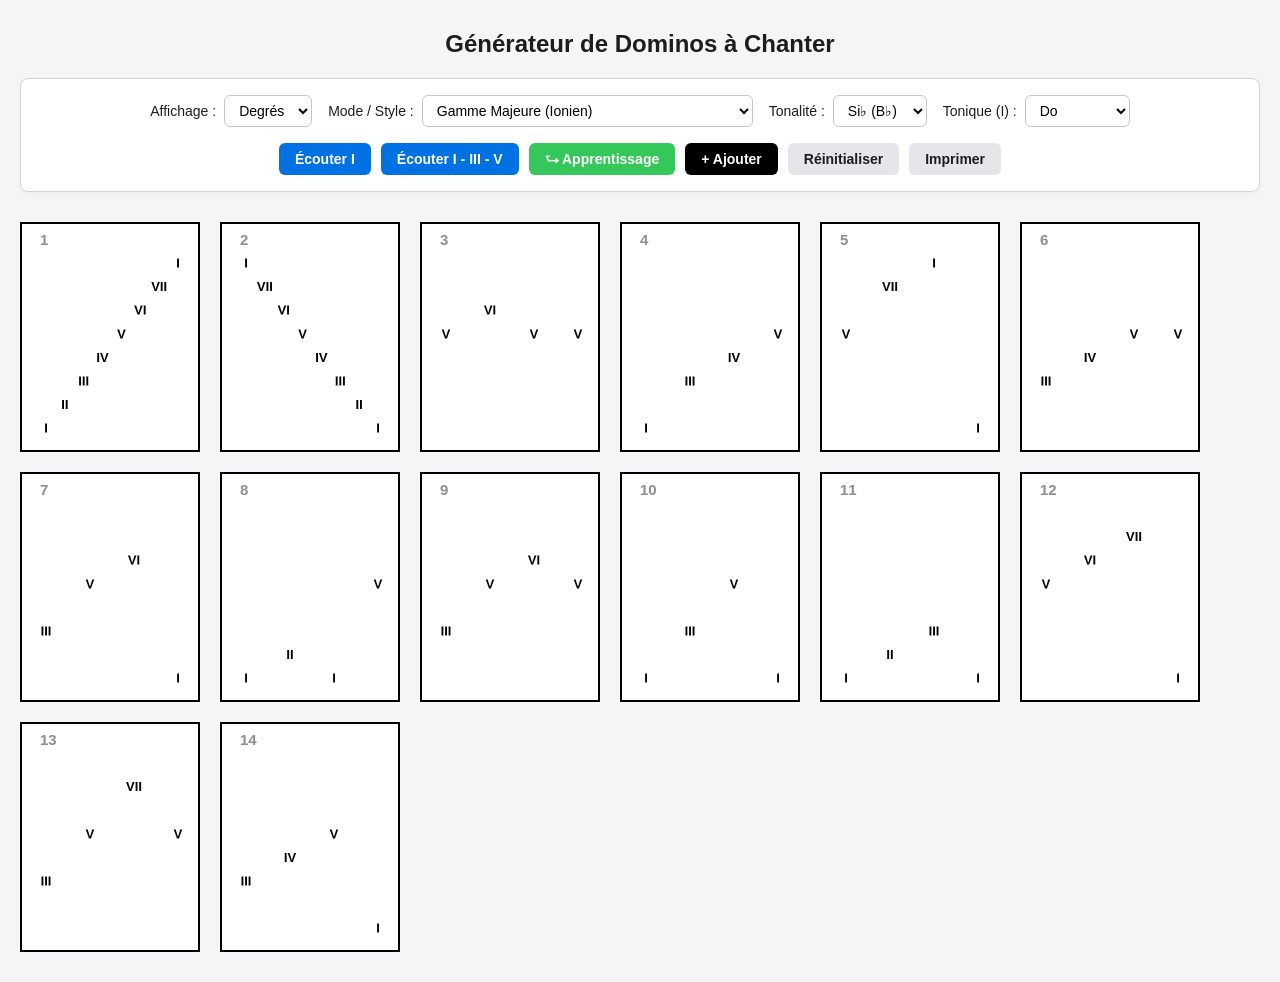
<file: dominos-a-chanter.html>
<!DOCTYPE html>
<html lang="fr">
<head>
    <meta charset="UTF-8">
    <meta name="viewport" content="width=device-width, initial-scale=1.0">
    <title>Générateur de Dominos à Chanter</title>
    <link rel="icon" type="image/png" href="[data-uri]">
    <link href="https://fonts.googleapis.com/css2?family=Patrick+Hand&display=swap" rel="stylesheet">
    <style>
        * { box-sizing: border-box; margin: 0; padding: 0; }
        body {
            font-family: -apple-system, BlinkMacSystemFont, "Segoe UI", Roboto, Helvetica, Arial, sans-serif;
            background-color: #f5f5f7;
            color: #1d1d1f;
            padding: 30px 20px;
            display: flex;
            flex-direction: column;
            align-items: center;
        }
        h1 { font-size: 24px; font-weight: 600; margin-bottom: 20px; }
        .controls {
            background: #ffffff;
            border: 1px solid #d2d2d7;
            border-radius: 8px;
            padding: 16px 24px;
            display: flex;
            flex-wrap: wrap;
            gap: 16px;
            align-items: center;
            justify-content: center;
            margin-bottom: 30px;
            box-shadow: 0 2px 6px rgba(0,0,0,0.04);
        }
        .control-group { display: flex; align-items: center; gap: 8px; font-size: 14px; font-weight: 500; }
        select {
            padding: 6px 10px;
            font-size: 14px;
            border: 1px solid #c6c6c8;
            border-radius: 6px;
            outline: none;
            background: #fff;
        }
        .btn-group { display: flex; gap: 10px; flex-wrap: wrap; }
        button {
            padding: 8px 16px;
            font-size: 14px;
            font-weight: 600;
            cursor: pointer;
            border-radius: 6px;
            border: none;
            transition: all 0.15s ease;
        }
        .btn-primary { background-color: #000000; color: #ffffff; }
        .btn-primary:hover { background-color: #333333; }
        .btn-secondary { background-color: #e5e5ea; color: #1d1d1f; }
        .btn-secondary:hover { background-color: #d1d1d6; }
        .btn-audio { background-color: #0071e3; color: #ffffff; }
        .btn-audio:hover { background-color: #005bb5; }
        .btn-learning { background-color: #34c759; color: #ffffff; }
        .btn-learning:hover { background-color: #28a745; }
        .btn-learning.active { background-color: #ff9500; color: #ffffff; }
        .btn-learning.active:hover { background-color: #d97706; }
        #grid {
            display: flex;
            flex-wrap: wrap;
            gap: 20px;
            justify-content: flex-start;
            max-width: 1400px;
            width: 100%;
            min-height: 250px;
        }
        .domino-card {
            background: #ffffff;
            border: 2px solid #000000;
            width: 180px;
            height: 230px;
            position: relative;
            box-sizing: border-box;
            flex-shrink: 0;
            cursor: pointer;
            transition: transform 0.1s ease, border-color 0.2s ease, box-shadow 0.2s ease, width 0.2s ease;
            break-inside: avoid;
            page-break-inside: avoid;
        }
        .domino-card:hover {
            transform: translateY(-2px);
            box-shadow: 0 4px 12px rgba(0,0,0,0.1);
        }
        .domino-card.playing {
            border-color: #2b5c8f;
            box-shadow: 0 0 0 3px rgba(43, 92, 143, 0.3);
        }
        .domino-number {
            position: absolute;
            top: 8px;
            left: 18px;
            font-size: 15px;
            font-weight: 600;
            font-family: Arial, sans-serif;
            color: #8e8e93;
            line-height: 1;
            cursor: help;
        }
        canvas { display: block; width: 100%; height: 100%; }

        @media print {
            body { background: white; padding: 0; }
            h1, .controls { display: none; }
            #grid { max-width: 100%; gap: 15px; display: flex; flex-wrap: wrap; }
            .domino-card { break-inside: avoid !important; page-break-inside: avoid !important; transform: none !important; box-shadow: none !important; }
        }
    </style>
</head>
<body>

    <audio id="silent-unlock" loop playsinline src="[data-uri]"></audio>

    <h1>Générateur de Dominos à Chanter</h1>

    <div class="controls">
        <div class="control-group">
            <label for="affichage">Affichage :</label>
            <select id="affichage" onchange="changerAffichage()">
                <option value="degres" selected>Degrés</option>
                <option value="notes">Notes</option>
                <option value="lettres">Lettres</option>
                <option value="portee">Portée</option>
            </select>
        </div>

        <div class="control-group">
            <label for="styleGamme">Mode / Style :</label>
            <select id="styleGamme" onchange="rafraichirGrille()">
                <optgroup label="--- Gammes et Modes pures ---">
                    <option value="scale_maj" selected>Gamme Majeure (Ionien)</option>
                    <option value="scale_min_nat">Mineure naturelle (Éolien)</option>
                    <option value="scale_min_har">Mineure harmonique</option>
                    <option value="scale_min_mel">Mineure mélodique</option>
                    <option value="scale_dorien">Dorien</option>
                    <option value="scale_phrygien">Phrygien</option>
                    <option value="scale_lydien">Lydien</option>
                    <option value="scale_mixolydien">Mixolydien</option>
                    <option value="scale_locrien">Locrien</option>
                    <option value="scale_penta_maj">Pentatonique majeure</option>
                    <option value="scale_penta_min">Pentatonique mineure</option>
                    <option value="scale_blues_min">Blues mineure</option>
                    <option value="scale_par_ton">Gamme par ton</option>
                    <option value="scale_dim_dt_t">Diminuée (Demi-ton / Ton)</option>
                    <option value="scale_bebop_dom">Bebop Dominant</option>
                    <option value="scale_chromatique">Chromatique</option>
                </optgroup>
                <optgroup label="--- Styles musicaux ---">
                    <option value="solfege">Solfège (Idiomatique)</option>
                    <option value="bach">Bach (Baroque & Contrepoint)</option>
                    <option value="piazzolla">Piazzolla (Tango)</option>
                    <option value="boulez">Boulez (Avant-garde / Sériel)</option>
                    <option value="jazz_standards">Jazz Standards (Dorien, Lydien, Mixolydian)</option>
                    <option value="chet_baker">Chet Baker (Cool Jazz)</option>
                    <option value="coltrane">Coltrane (Modal & Extensions)</option>
                    <option value="ravel">Ravel (Modale, Octatonique, Pentatonique)</option>
                    <option value="debussy">Debussy (Par ton, Pentatonique, Modes)</option>
                    <option value="bebop">Bebop (Gammes Bebop chromatisées)</option>
                    <option value="atonal">Atonal (Chromatique & Sérialisme libre)</option>
                </optgroup>
            </select>
        </div>

        <div class="control-group">
            <label for="transposition">Tonalité :</label>
            <select id="transposition" onchange="redessinerGrille()">
                <option value="0">Ut (C)</option>
                <option value="-2" selected>Si♭ (B♭)</option>
                <option value="3">Mi♭ (E♭)</option>
            </select>
        </div>

        <div class="control-group">
            <label for="tonique">Tonique (I) :</label>
            <select id="tonique" onchange="redessinerGrille()">
                <option value="0" selected>Do</option>
                <option value="1">Do♯ / Ré♭</option>
                <option value="2">Ré</option>
                <option value="3">Mi♭ / Ré♯</option>
                <option value="4">Mi</option>
                <option value="5">Fa</option>
                <option value="6">Fa♯ / Sol♭</option>
                <option value="7">Sol</option>
                <option value="8">La♭ / Sol♯</option>
                <option value="9">La</option>
                <option value="10">Si♭ / La♯</option>
                <option value="11">Si</option>
            </select>
        </div>

        <div class="btn-group">
            <button class="btn-audio" onclick="jouerTonique()">Écouter I</button>
            <button class="btn-audio" onclick="jouerArpegeI_III_V()">Écouter I - III - V</button>
            <button id="btnToggleRythme" class="btn-secondary" style="display: none;" onclick="toggleModeRythme()">⮑ Rythmes</button>
            <button id="btnLearning" class="btn-learning" onclick="toggleModeApprentissage()">⮑ Apprentissage</button>
            <button class="btn-primary" onclick="ajouterDomino()">+ Ajouter</button>
            <button class="btn-secondary" onclick="effacerTout()">Réinitialiser</button>
            <button class="btn-secondary" onclick="window.print()">Imprimer</button>
        </div>
    </div>

    <div id="grid"></div>

    <script>
        let audioCtx = null;
        let convolverNode = null;
        let modeRythmiqueActif = false;
        let modeApprentissageActif = false;
        let wakeLock = null;

        let activePlayback = {
            card: null,
            oscillators: [],
            timeouts: []
        };

        const RHYTHM_EIGHTH_VALUES = {
            'B': 4,
            'BP': 6,
            'N': 2,
            'NP': 3,
            'SN': 2,
            'C': 1,
            'DS': 1
        };

        const RHYTHM_CELLS_8_EIGHTHS = [
            ['N', 'N', 'N', 'N'],
            ['B', 'B'],
            ['B', 'N', 'N'],
            ['N', 'N', 'B'],
            ['NP', 'C', 'N', 'N'],
            ['N', 'N', 'NP', 'C'],
            ['NP', 'C', 'B'],
            ['C', 'C', 'C', 'C', 'N', 'N'],
            ['N', 'N', 'C', 'C', 'C', 'C'],
            ['C', 'C', 'N', 'N', 'C', 'C'],
            ['C', 'C', 'C', 'C', 'C', 'C', 'C', 'C'],
            ['C', 'C', 'C', 'C', 'B'],
            ['B', 'C', 'C', 'C', 'C'],
            ['SN', 'N', 'N', 'N'],
            ['N', 'SN', 'N', 'N'],
            ['C', 'C', 'DS', 'C', 'N', 'N']
        ];

        async function requestWakeLock() {
            if ('wakeLock' in navigator && !wakeLock) {
                try {
                    wakeLock = await navigator.wakeLock.request('screen');
                    wakeLock.addEventListener('release', () => { wakeLock = null; });
                } catch (err) {
                    console.warn(`Wake Lock indisponible : ${err.message}`);
                }
            }
        }

        document.addEventListener('visibilitychange', async () => {
            if (document.visibilityState === 'visible') {
                await requestWakeLock();
            }
        });

        const DOMINOS_APPRENTISSAGE = [
            [1, 2, 3, 4, 5],
            [5, 4, 3, 2, 1],
            [1, 3, 5],
            [5, 3, 1],
            [1, 5, 1],
            [1, 3, 5, 4, 3, 2, 1],
            [1, 2, 3, 4, 5, 3, 1],
            [1, 3, 5, 6, 5],
            [1, 3, 5, 8, 5],
            [1, 2, 3, 5],
            [1, 3, 4, 5],
            [5, 3, 2, 1],
            [5, 4, 3, 1],
            [1, 3, 5, 8],
            [1, 5, 8],
            [8, 5, 1],
            [1, 2, 3, 4, 5, 6, 7, 8],
            [8, 7, 6, 5, 4, 3, 2, 1],
            [1, 2, 3, 4, 5, 8],
            [8, 7, 6, 5, 1],
            [1, 5, 4, 3, 2, 1],
            [5, 1, 2, 3, 4, 5],
            [1, 4, 3],
            [1, 6, 5],
            [1, 3, 5, 1, 4, 6, 5],
            [1, 2, 1, 3, 1, 4, 1, 5],
            [5, 4, 5, 3, 5, 2, 5, 1],
            [1, 2, 3, 2, 3, 4, 3, 4, 5],
            [5, 4, 3, 4, 3, 2, 3, 2, 1],
            [1, 8, 1],
            [1, 8, 5],
            [8, 1, 8],
            [8, 1, 5],
            [8, 5, 8],
            [5, 8, 5, 1],
            [1, 3, 2, 4, 3, 5],
            [5, 3, 4, 2, 3, 1],
            [1, 3, 2, 2, 4, 3, 3, 5, 4],
            [5, 3, 5, 6, 5],
            [5, 3, 5, 8, 5],
            [1, 3, 1, 5, 1, 8],
            [1, 8, 5, 3, 1],
            [1, 5, 3, 8],
            [8, 5, 3],
            [5, 3, 8],
            [1, 3, 5, 7, 8],
            [8, 5, 8, 3, 2, 1],
            [3, 8, 7, 8, 5],
            [8, 6, 4, 2, 5, 1]
        ];

        const SCALE_NAMES = {
            'maj': 'Gamme Majeure (Ionien)',
            'min_nat': 'Mineure naturelle (Éolien)',
            'min_har': 'Mineure harmonique',
            'min_mel': 'Mineure mélodique',
            'dorien': 'Dorien',
            'phrygien': 'Phrygien',
            'lydien': 'Lydien',
            'mixolydien': 'Mixolydien',
            'locrien': 'Locrien',
            'penta_maj': 'Pentatonique majeure',
            'penta_min': 'Pentatonique mineure',
            'blues_min': 'Blues mineure',
            'blues_maj': 'Blues majeure',
            'par_ton': 'Gamme par ton',
            'dim_dt_t': 'Diminuée (Demi-ton / Ton)',
            'bebop_dom': 'Bebop Dominant',
            'chromatique': 'Chromatique',
            'altere': 'Gamme Altérée'
        };

        const GAMMES = {
            'maj': [0, 2, 4, 5, 7, 9, 11],
            'min_nat': [0, 2, 3, 5, 7, 8, 10],
            'min_har': [0, 2, 3, 5, 7, 8, 11],
            'min_mel': [0, 2, 3, 5, 7, 9, 11],
            'dorien': [0, 2, 3, 5, 7, 9, 10],
            'phrygien': [0, 1, 3, 5, 7, 8, 10],
            'lydien': [0, 2, 4, 6, 7, 9, 11],
            'mixolydien': [0, 2, 4, 5, 7, 9, 10],
            'locrien': [0, 1, 3, 5, 6, 8, 10],
            'penta_maj': [0, 2, 4, 7, 9],
            'penta_min': [0, 3, 5, 7, 10],
            'blues_min': [0, 3, 5, 6, 7, 10],
            'blues_maj': [0, 2, 3, 4, 7, 9],
            'par_ton': [0, 2, 4, 6, 8, 10],
            'dim_dt_t': [0, 1, 3, 4, 6, 7, 9, 10],
            'bebop_dom': [0, 2, 4, 5, 7, 9, 10, 11],
            'chromatique': [0, 1, 2, 3, 4, 5, 6, 7, 8, 9, 10, 11],
            'altere': [0, 1, 3, 4, 6, 8, 10]
        };

        const LETTERS = ['Do', 'Ré', 'Mi', 'Fa', 'Sol', 'La', 'Si'];
        const ANGLO_LETTERS = ['C', 'D', 'E', 'F', 'G', 'A', 'B'];
        const LETTER_PITCHES = [0, 2, 4, 5, 7, 9, 11];

        const TONIC_ROOTS = [
            { letter: 0, pitch: 0 },
            { letter: 0, pitch: 1 },
            { letter: 1, pitch: 2 },
            { letter: 2, pitch: 3 },
            { letter: 2, pitch: 4 },
            { letter: 3, pitch: 5 },
            { letter: 3, pitch: 6 },
            { letter: 4, pitch: 7 },
            { letter: 5, pitch: 8 },
            { letter: 5, pitch: 9 },
            { letter: 6, pitch: 10 },
            { letter: 6, pitch: 11 }
        ];

        const SCALE_DIATONIC_STEPS = {
            'penta_maj': [0, 1, 2, 4, 5],
            'penta_min': [0, 2, 3, 4, 6],
            'blues_min': [0, 2, 3, 3, 4, 6],
            'blues_maj': [0, 2, 3, 4, 7, 9],
            'bebop_dom': [0, 1, 2, 3, 4, 5, 5, 6],
            'chromatique': [0,0,1,1,2,2,3,3,4,5,5,6],
            'altere': [0, 1, 2, 3, 4, 5, 6]
        };

        function getRandomInt(min, max) {
            return Math.floor(Math.random() * (max - min + 1)) + min;
        }

        function getVisualSignature(scaleKey, degres, rythmes, affichageMode) {
            return `${scaleKey}|${affichageMode}|${degres.join(',')}|${rythmes.join(',')}`;
        }

        function mefifierAjusterEighthsStrict(rythmes, degres) {
            let n = Math.min(rythmes.length, degres.length);
            let totalEighths = 0;
            let finalRythmes = [];
            let finalDegres = [];

            for (let i = 0; i < n; i++) {
                let r = rythmes[i];
                let val = RHYTHM_EIGHTH_VALUES[r] || 2;

                if (totalEighths + val <= 8) {
                    finalRythmes.push(r);
                    finalDegres.push(degres[i]);
                    totalEighths += val;
                } else {
                    let diff = 8 - totalEighths;
                    if (diff === 4) { finalRythmes.push('B'); finalDegres.push(degres[i]); totalEighths += 4; }
                    else if (diff === 3) { finalRythmes.push('NP'); finalDegres.push(degres[i]); totalEighths += 3; }
                    else if (diff === 2) { finalRythmes.push('N'); finalDegres.push(degres[i]); totalEighths += 2; }
                    else if (diff === 1) { finalRythmes.push('C'); finalDegres.push(degres[i]); totalEighths += 1; }
                    break;
                }
                if (totalEighths === 8) break;
            }

            while (totalEighths < 8) {
                let diff = 8 - totalEighths;
                let lastDeg = finalDegres.length > 0 ? finalDegres[finalDegres.length - 1] : 1;
                if (diff >= 4) { finalRythmes.push('B'); finalDegres.push(lastDeg); totalEighths += 4; }
                else if (diff === 3) { finalRythmes.push('NP'); finalDegres.push(lastDeg); totalEighths += 3; }
                else if (diff === 2) { finalRythmes.push('N'); finalDegres.push(lastDeg); totalEighths += 2; }
                else if (diff === 1) { finalRythmes.push('C'); finalDegres.push(lastDeg); totalEighths += 1; }
            }

            return { rythmes: finalRythmes, degres: finalDegres };
        }

        function mettreAJourInfoBulle(card) {
            const numSpan = card.querySelector('.domino-number');
            if (!numSpan) return;
            const scaleKey = getCardScaleKey(card);
            const nomGamme = SCALE_NAMES[scaleKey] || scaleKey;
            numSpan.title = `Mode / Gamme : ${nomGamme}`;
        }

        function createReverbBuffer(ctx) {
            const rate = ctx.sampleRate;
            const length = rate * 1.5;
            const decay = 2.0;
            const impulse = ctx.createBuffer(2, length, rate);
            const left = impulse.getChannelData(0);
            const right = impulse.getChannelData(1);

            for (let i = 0; i < length; i++) {
                const n = length - i;
                left[i] = (Math.random() * 2 - 1) * Math.pow(n / length, decay);
                right[i] = (Math.random() * 2 - 1) * Math.pow(n / length, decay);
            }
            return impulse;
        }

        function getAudioContext() {
            requestWakeLock();

            if (!audioCtx) {
                if ('audioSession' in navigator) {
                    navigator.audioSession.type = 'playback';
                }
                audioCtx = new (window.AudioContext || window.webkitAudioContext)();
                convolverNode = audioCtx.createConvolver();
                convolverNode.buffer = createReverbBuffer(audioCtx);

                const wetGain = audioCtx.createGain();
                wetGain.gain.value = 0.22;

                convolverNode.connect(wetGain);
                wetGain.connect(audioCtx.destination);
            }

            const silentAudio = document.getElementById('silent-unlock');
            if (silentAudio && silentAudio.paused) {
                silentAudio.play().catch(() => {});
            }

            if (audioCtx.state === 'suspended') {
                audioCtx.resume();
            }
            return audioCtx;
        }

        function changerAffichage() {
            const affichage = document.getElementById('affichage').value;
            const btnToggle = document.getElementById('btnToggleRythme');
            if (affichage === 'portee') {
                btnToggle.style.display = 'inline-block';
            } else {
                btnToggle.style.display = 'none';
            }
            redessinerGrille();
        }

        function toggleModeRythme() {
            modeRythmiqueActif = !modeRythmiqueActif;
            const btnToggle = document.getElementById('btnToggleRythme');
            btnToggle.textContent = modeRythmiqueActif ? '⮑ Noires' : '⮑ Rythmes';

            const grid = document.getElementById('grid');
            const cards = grid.getElementsByClassName('domino-card');
            const affichageMode = document.getElementById('affichage').value;
            let existingVisualSignatures = new Set();

            Array.from(cards).forEach((card, index) => {
                if (!card._isFirstTwo) {
                    const styleVal = document.getElementById('styleGamme').value || 'scale_maj';
                    const scaleKey = getCardScaleKey(card);
                    const scale = GAMMES[scaleKey] || GAMMES['maj'];
                    const scaleLen = scale.length;
                    const maxDegDisplay = scaleLen + 1;

                    let motifRythmique = modeRythmiqueActif ? RHYTHM_CELLS_8_EIGHTHS[getRandomInt(0, RHYTHM_CELLS_8_EIGHTHS.length - 1)] : new Array(4).fill('N');
                    let tempDegres, ajust;
                    let vSig = '';
                    let attempts = 0;

                    do {
                        tempDegres = genererMelodieParStyle(styleVal, index, maxDegDisplay, scaleLen, motifRythmique.length);
                        ajust = mefifierAjusterEighthsStrict(motifRythmique, tempDegres);
                        
                        if (attempts > 50) {
                            ajust.degres[0] = (ajust.degres[0] % maxDegDisplay) + 1;
                        }
                        vSig = getVisualSignature(scaleKey, ajust.degres, ajust.rythmes, affichageMode);
                        attempts++;
                    } while (existingVisualSignatures.has(vSig));

                    existingVisualSignatures.add(vSig);
                    card._rythmes = ajust.rythmes;
                    card._degres = ajust.degres;
                } else {
                    let vSig = getVisualSignature(card._scaleKey, card._degres, card._rythmes, affichageMode);
                    let attempts = 0;
                    while (existingVisualSignatures.has(vSig)) {
                        card._degres[0] = (card._degres[0] % (GAMMES[card._scaleKey]?.length || 7)) + 1;
                        vSig = getVisualSignature(card._scaleKey, card._degres, card._rythmes, affichageMode);
                        attempts++;
                    }
                    existingVisualSignatures.add(vSig);
                    if (!modeRythmiqueActif) {
                        card._rythmes = new Array(card._degres.length).fill('N');
                    }
                }
                const canvas = card.querySelector('canvas');
                dessinerDominoCanvas(canvas, card._degres, card);
            });
        }

        function toggleModeApprentissage() {
            if (modeApprentissageActif) {
                genererSerie(14);
            } else {
                genererModeApprentissage();
            }
        }

        function getCardScale(card) {
            if (card && card._scaleKey) {
                return GAMMES[card._scaleKey] || GAMMES['maj'];
            }
            const val = document.getElementById('styleGamme').value;
            if (val.startsWith('scale_')) {
                return GAMMES[val.replace('scale_', '')] || GAMMES['maj'];
            }
            return GAMMES['maj'];
        }

        function getCardScaleKey(card) {
            if (card && card._scaleKey) return card._scaleKey;
            const val = document.getElementById('styleGamme').value;
            if (val.startsWith('scale_')) return val.replace('scale_', '');
            return 'maj';
        }

        function getNoteScale(card, degres, index) {
            const scaleKey = getCardScaleKey(card);
            if (scaleKey === 'min_mel') {
                if (index === 0) return GAMMES['min_mel'];
                if (degres[index] >= degres[index - 1]) {
                    return GAMMES['min_mel'];
                } else {
                    return GAMMES['min_nat'];
                }
            }
            return GAMMES[scaleKey] || GAMMES['maj'];
        }

        function assignScaleForDomino(styleVal, index) {
            if (styleVal.startsWith('scale_')) {
                let key = styleVal.replace('scale_', '');
                if (index === 1 && key === 'min_mel' && !modeApprentissageActif) {
                    return 'min_nat';
                }
                return key;
            }
            const palettes = {
                'solfege': ['maj'],
                'bach': ['maj', 'min_har', 'min_mel'],
                'piazzolla': ['min_har', 'min_nat'],
                'boulez': ['altere', 'dim_dt_t', 'par_ton'],
                'jazz_standards': ['dorien', 'lydien', 'mixolydien', 'maj'],
                'chet_baker': ['dorien', 'penta_min', 'min_nat'],
                'coltrane': ['penta_maj', 'dim_dt_t', 'lydien', 'bebop_dom'],
                'ravel': ['dorien', 'lydien', 'mixolydien', 'dim_dt_t', 'penta_maj'],
                'debussy': ['par_ton', 'penta_maj', 'dorien', 'lydien'],
                'bebop': ['bebop_dom'],
                'atonal': ['chromatique']
            };
            const palette = palettes[styleVal] || ['maj'];
            if ((index === 0 || index === 1) && !modeApprentissageActif) {
                return palette[0];
            }
            return palette[getRandomInt(0, palette.length - 1)];
        }

        function toRoman(degre, scaleLen = 7) {
            const scaleDegre = ((degre - 1) % scaleLen) + 1;
            const map = [[10, 'X'], [9, 'IX'], [8, 'VIII'], [7, 'VII'], [6, 'VI'], [5, 'V'], [4, 'IV'], [3, 'III'], [2, 'II'], [1, 'I']];
            let res = '';
            let n = scaleDegre;
            for (let [val, str] of map) {
                while (n >= val) {
                    res += str;
                    n -= val;
                }
            }
            return res;
        }

        function getNoteInfo(degre, card, anglo = false, index = 0, degres = []) {
            const scale = (degres && degres.length > 0) ? getNoteScale(card, degres, index) : getCardScale(card);
            const scaleKey = getCardScaleKey(card);
            const tonicIndex = parseInt(document.getElementById('tonique').value) || 0;
            const root = TONIC_ROOTS[tonicIndex] || { letter: 0, pitch: 0 };

            const scaleIndex = (degre - 1) % scale.length;
            const octaveOffset = Math.floor((degre - 1) / scale.length);

            let letterStep = scaleIndex;
            if (SCALE_DIATONIC_STEPS[scaleKey]) {
                letterStep = SCALE_DIATONIC_STEPS[scaleKey][scaleIndex % SCALE_DIATONIC_STEPS[scaleKey].length];
            }

            const targetLetter = (root.letter + letterStep) % 7;
            const targetPitch  = (root.pitch + scale[scaleIndex]) % 12;

            const basePitch = LETTER_PITCHES[targetLetter];
            let diff = (targetPitch - basePitch + 12) % 12;

            let accidental = '';
            let extraStep = 0;
            if (diff === 1) accidental = '♯';
            else if (diff === 2) {
                accidental = '♯';
                extraStep = 1;
            }
            else if (diff === 11) accidental = '♭';
            else if (diff === 10) {
                accidental = '♭';
                extraStep = -1;
            }

            const absoluteOctave = 4 + Math.floor((root.letter + letterStep) / 7) + octaveOffset;
            const noteDiatonicIndex = (absoluteOctave * 7) + targetLetter + extraStep;
            const e4DiatonicIndex = (4 * 7) + 2;
            const staffStepFromE4 = noteDiatonicIndex - e4DiatonicIndex;

            const letters = anglo ? ANGLO_LETTERS : LETTERS;
            const finalLetter = (targetLetter + extraStep + 7) % 7;

            return {
                name: letters[finalLetter] + accidental,
                accidental: accidental,
                staffStep: staffStepFromE4
            };
        }

        function playPianoNote(freq, startTime, duration = 2.5) {
            const ctx = getAudioContext();
            const createdNodes = [];

            const masterGain = ctx.createGain();
            masterGain.gain.setValueAtTime(0, startTime);
            masterGain.gain.linearRampToValueAtTime(1.2, startTime + 0.008);
            masterGain.gain.exponentialRampToValueAtTime(0.0001, startTime + duration);

            const filter = ctx.createBiquadFilter();
            filter.type = 'lowpass';
            filter.frequency.setValueAtTime(Math.min(freq * 8.0, 16000), startTime);
            filter.frequency.exponentialRampToValueAtTime(Math.max(freq * 1.2, 200), startTime + duration * 0.7);

            const partials = [
                { mult: 1.000, gain: 0.85, type: 'triangle' },
                { mult: 2.001, gain: 0.35, type: 'sine' },
                { mult: 3.003, gain: 0.20, type: 'sine' },
                { mult: 4.006, gain: 0.12, type: 'sine' },
                { mult: 5.010, gain: 0.07, type: 'sine' },
                { mult: 6.015, gain: 0.04, type: 'sine' },
                { mult: 8.030, gain: 0.02, type: 'sine' }
            ];

            partials.forEach(p => {
                const osc = ctx.createOscillator();
                const pGain = ctx.createGain();

                osc.type = p.type;
                osc.frequency.setValueAtTime(freq * p.mult, startTime);
                
                pGain.gain.setValueAtTime(p.gain, startTime);
                pGain.gain.exponentialRampToValueAtTime(0.0001, startTime + (duration * (1 / p.mult * 0.8 + 0.2)));

                osc.connect(pGain);
                pGain.connect(filter);

                osc.start(startTime);
                osc.stop(startTime + duration);

                createdNodes.push(osc);
                createdNodes.push(pGain);
            });

            const noiseBuffer = ctx.createBuffer(1, ctx.sampleRate * 0.03, ctx.sampleRate);
            const output = noiseBuffer.getChannelData(0);
            for (let i = 0; i < noiseBuffer.length; i++) {
                output[i] = (Math.random() * 2 - 1) * Math.exp(-i / (ctx.sampleRate * 0.005));
            }
            const noiseSource = ctx.createBufferSource();
            noiseSource.buffer = noiseBuffer;

            const noiseFilter = ctx.createBiquadFilter();
            noiseFilter.type = 'bandpass';
            noiseFilter.frequency.value = Math.min(freq * 3, 3000);
            noiseFilter.Q.value = 1.0;

            const noiseGain = ctx.createGain();
            noiseGain.gain.setValueAtTime(0.15, startTime);
            noiseGain.gain.exponentialRampToValueAtTime(0.0001, startTime + 0.03);

            noiseSource.connect(noiseFilter);
            noiseFilter.connect(noiseGain);
            noiseGain.connect(masterGain);

            noiseSource.start(startTime);
            createdNodes.push(noiseSource);

            filter.connect(masterGain);
            masterGain.connect(ctx.destination);
            if (convolverNode) {
                masterGain.connect(convolverNode);
            }

            createdNodes.push(masterGain);
            createdNodes.push(filter);

            return createdNodes;
        }

        function getFrequency(degre, card, index = 0, degres = []) {
            const tonicOffset = parseInt(document.getElementById('tonique').value) || 0;
            const transOffset = parseInt(document.getElementById('transposition').value) || 0;
            const scale = (degres && degres.length > 0) ? getNoteScale(card, degres, index) : getCardScale(card);

            const octave = Math.floor((degre - 1) / scale.length);
            const scaleIndex = (degre - 1) % scale.length;
            const semitone = tonicOffset + transOffset + scale[scaleIndex] + (octave * 12);

            const rootFreq = 261.63;
            return rootFreq * Math.pow(2, semitone / 12);
        }

        function stopCurrentPlayback() {
            if (activePlayback.card) {
                activePlayback.card.classList.remove('playing');
            }
            activePlayback.oscillators.forEach(node => {
                try { 
                    if (node.stop) node.stop(); 
                    if (node.disconnect) node.disconnect();
                } catch (e) {}
            });
            activePlayback.timeouts.forEach(t => clearTimeout(t));
            activePlayback = { card: null, oscillators: [], timeouts: [] };
        }

        function jouerTonique() {
            stopCurrentPlayback();
            const ctx = getAudioContext();
            const freq = getFrequency(1, null);
            const nodes = playPianoNote(freq, ctx.currentTime + 0.05, 2.5);
            activePlayback.oscillators.push(...nodes);
        }

        function jouerArpegeI_III_V() {
            stopCurrentPlayback();
            const ctx = getAudioContext();
            let now = ctx.currentTime + 0.05;
            const stepDuration = 0.45;
            const degres = [1, 3, 5];

            degres.forEach((degre, index) => {
                const freq = getFrequency(degre, null);
                const nodes = playPianoNote(freq, now + (index * stepDuration), 2.5);
                activePlayback.oscillators.push(...nodes);
            });
        }

        function jouerMelodie(degres, cardElement) {
            if (activePlayback.card === cardElement) {
                stopCurrentPlayback();
                return;
            }

            stopCurrentPlayback();

            const ctx = getAudioContext();
            activePlayback.card = cardElement;
            cardElement.classList.add('playing');

            let now = ctx.currentTime + 0.05;
            const modeAffichage = document.getElementById('affichage').value;

            const estEnRythmes = (modeAffichage === 'portee' && modeRythmiqueActif);
            const tempoBPM = estEnRythmes ? 90 : 120;
            const tempoNoire = 60 / tempoBPM;

            let rythmes = new Array(degres.length).fill('N');
            if (modeAffichage === 'portee') {
                if (cardElement._isFirstTwo) {
                    rythmes = new Array(degres.length).fill('C');
                } else {
                    rythmes = modeRythmiqueActif ? (cardElement._rythmes || new Array(degres.length).fill('N')) : new Array(degres.length).fill('N');
                }
            }

            let dureeTotale = 0;

            degres.forEach((degre, index) => {
                const typeRythme = rythmes[index] || 'N';
                let mult = 1.0;
                let estSilence = false;

                if (typeRythme === 'B') mult = 2.0;
                else if (typeRythme === 'BP') mult = 3.0;
                else if (typeRythme === 'NP') mult = 1.5;
                else if (typeRythme === 'C') mult = 0.5;
                else if (typeRythme === 'SN') { mult = 1.0; estSilence = true; }
                else if (typeRythme === 'DS') { mult = 0.5; estSilence = true; }

                const dureeNote = tempoNoire * mult;

                if (!estSilence) {
                    const freq = getFrequency(degre, cardElement, index, degres);
                    const nodes = playPianoNote(freq, now, Math.max(dureeNote * 2.2, 2.0));
                    if (nodes) {
                        activePlayback.oscillators.push(...nodes);
                    }
                }

                now += dureeNote;
                dureeTotale += dureeNote;
            });

            const totalDurationMs = (dureeTotale * 1000) + 500;
            const timeoutId = setTimeout(() => {
                if (activePlayback.card === cardElement) {
                    stopCurrentPlayback();
                }
            }, totalDurationMs);

            activePlayback.timeouts.push(timeoutId);
        }

        function genererMelodieParStyle(styleVal, indexDomino, maxDegre, scaleLen, forceLength = null) {
            let degres = [];
            let longueur = forceLength !== null ? Math.max(3, forceLength) : getRandomInt(4, 7);

            if (!modeApprentissageActif) {
                if (indexDomino === 0) {
                    for (let d = 1; d <= Math.max(3, scaleLen + 1); d++) degres.push(d);
                    return degres;
                }
                if (indexDomino === 1) {
                    for (let d = scaleLen + 1; d >= 1; d--) degres.push(d);
                    if (degres.length < 3) {
                        degres = [scaleLen + 1, scaleLen, 1];
                    }
                    return degres;
                }
            }

            let styleCheck = styleVal.startsWith('scale_') ? 'solfege' : styleVal;

            switch(styleCheck) {
                case 'bach':
                    {
                        let current = getRandomInt(1, Math.min(5, maxDegre));
                        degres.push(current);
                        for (let i = 1; i < longueur; i++) {
                            const step = (Math.random() < 0.6) ? (Math.random() < 0.5 ? 1 : -1) : (Math.random() < 0.5 ? 2 : -2);
                            current += step;
                            if (current < 1) current = 1;
                            if (current > maxDegre) current = maxDegre;
                            degres.push(current);
                        }
                    }
                    break;
                case 'piazzolla':
                    {
                        const motifs = [
                            [1, 5, 4, 3, 2, 1],
                            [1, 3, 5, scaleLen, scaleLen > 1 ? scaleLen - 1 : 1, 5],
                            [5, 4, 3, 2, 1, 3, 5],
                            [1, 2, 4, 3, 5, 4]
                        ];
                        let pattern = motifs[getRandomInt(0, motifs.length - 1)];
                        while(degres.length < longueur) {
                            degres.push(pattern[degres.length % pattern.length]);
                        }
                        degres = degres.slice(0, longueur).map(d => Math.min(d, maxDegre));
                    }
                    break;
                case 'boulez':
                case 'atonal':
                    {
                        for (let i = 0; i < longueur; i++) {
                            degres.push(getRandomInt(1, maxDegre));
                        }
                    }
                    break;
                case 'jazz_standards':
                    {
                        const jazzMotifs = [
                            [2, 5, 1, 3],
                            [1, 3, 5, 6, 5, 3],
                            [3, 5, 7, 6, 5],
                            [5, 3, 2, 1, 3]
                        ];
                        let pattern = jazzMotifs[getRandomInt(0, jazzMotifs.length - 1)];
                        while(degres.length < longueur) {
                            degres.push(pattern[degres.length % pattern.length]);
                        }
                        degres = degres.slice(0, longueur).map(d => Math.min(d, maxDegre));
                    }
                    break;
                case 'chet_baker':
                    {
                        const coolMotifs = [
                            [5, 4, 3, 1],
                            [1, 2, 3, 2, 1],
                            [3, 2, 1, 5, 3],
                            [1, 3, 2, 1]
                        ];
                        let pattern = coolMotifs[getRandomInt(0, coolMotifs.length - 1)];
                        while(degres.length < longueur) {
                            degres.push(pattern[degres.length % pattern.length]);
                        }
                        degres = degres.slice(0, longueur).map(d => Math.min(d, maxDegre));
                    }
                    break;
                case 'coltrane':
                case 'bebop':
                    {
                        const coltraneMotifs = [
                            [1, 3, 5, 7, 8, 7, 5, 3],
                            [1, 4, 6, 8, 6, 4, 1],
                            [3, 5, 7, 8, 5, 3, 1]
                        ];
                        let pattern = coltraneMotifs[getRandomInt(0, coltraneMotifs.length - 1)];
                        while(degres.length < longueur) {
                            degres.push(pattern[degres.length % pattern.length]);
                        }
                        degres = degres.slice(0, longueur).map(d => Math.min(d, maxDegre));
                    }
                    break;
                case 'ravel':
                case 'debussy':
                    {
                        const impressionistMotifs = [
                            [1, 2, 4, 5, 7, 5, 4, 2],
                            [3, 4, 6, 7, 6, 4, 3],
                            [1, 3, 4, 6, 5, 3, 1]
                        ];
                        let pattern = impressionistMotifs[getRandomInt(0, impressionistMotifs.length - 1)];
                        while(degres.length < longueur) {
                            degres.push(pattern[degres.length % pattern.length]);
                        }
                        degres = degres.slice(0, longueur).map(d => Math.min(d, maxDegre));
                    }
                    break;
                case 'solfege':
                default:
                    {
                        const modelesIdiomatiques = [
                            [0, 2, 4, 2, 0],
                            [0, 1, 0, -1, 0],
                            [0, 1, 2, 1, 2, 3, 4],
                            [0, 2, 3, 4, 2, 4],
                            [4, 3, 2, 1, 0],
                            [0, 1, 2, 4, 3, 2, 0]
                        ];
                        let patronBrut = [...modelesIdiomatiques[Math.floor(Math.random() * modelesIdiomatiques.length)]];
                        let notesRelatives = [];
                        let indexModele = 0;
                        while (notesRelatives.length < longueur) {
                            notesRelatives.push(patronBrut[indexModele % patronBrut.length]);
                            indexModele++;
                        }
                        notesRelatives = notesRelatives.slice(0, longueur);
                        const depart = [1, 3, Math.min(5, scaleLen)][Math.floor(Math.random() * 3)];
                        degres = notesRelatives.map(rel => {
                            let d = depart + rel;
                            if (d < 1) d = 1;
                            if (d > maxDegre) d = maxDegre;
                            return d;
                        });
                        if (longueur >= 3) {
                            degres[longueur - 1] = (Math.random() < 0.7) ? 1 : Math.min(5, scaleLen);
                        }
                    }
                    break;
            }

            while (degres.length < 3) {
                degres.push(1);
            }

            return degres;
        }

        function dessinerDominoCanvas(canvas, degres, card) {
            const modeAffichage = document.getElementById('affichage').value;
            const scale = getCardScale(card);
            const scaleLen = scale.length;

            let rythmesCourants = [];
            if (modeAffichage === 'portee') {
                if (card && card._isFirstTwo) {
                    rythmesCourants = new Array(degres.length).fill('C');
                } else if (modeRythmiqueActif) {
                    let baseRythmes = card._rythmes ? [...card._rythmes] : new Array(degres.length).fill('N');
                    let ajust = mefifierAjusterEighthsStrict(baseRythmes, degres);
                    rythmesCourants = ajust.rythmes;
                    degres = ajust.degres;
                    card._rythmes = rythmesCourants;
                    card._degres = degres;
                } else {
                    rythmesCourants = new Array(degres.length).fill('N');
                }
            }

            const nNotes = degres.length;
            const scaleFactor = 2;
            const estPortee = (modeAffichage === 'portee');
            const w = estPortee ? 280 : 180;
            const h = 230;

            canvas.width = w * scaleFactor;
            canvas.height = h * scaleFactor;
            canvas.style.width = w + 'px';
            canvas.style.height = h + 'px';
            canvas.parentElement.style.width = w + 'px';

            const ctx = canvas.getContext('2d');
            ctx.setTransform(scaleFactor, 0, 0, scaleFactor, 0, 0);
            ctx.clearRect(0, 0, w, h);

            if (estPortee) {
                const staffLineSpacing = 7;
                const staffTop = h / 2 - (staffLineSpacing * 2) - 10;
                const startX = 35;
                const endX = w - 14;

                ctx.strokeStyle = '#1d1d1f';
                ctx.lineWidth = 1;

                for (let l = 0; l < 5; l++) {
                    const y = staffTop + (l * staffLineSpacing);
                    ctx.beginPath();
                    ctx.moveTo(14, y);
                    ctx.lineTo(endX, y);
                    ctx.stroke();
                }

                ctx.beginPath();
                ctx.moveTo(14, staffTop);
                ctx.lineTo(14, staffTop + (4 * staffLineSpacing));
                ctx.moveTo(endX, staffTop);
                ctx.lineTo(endX, staffTop + (4 * staffLineSpacing));
                ctx.stroke();

                ctx.font = 'bold 14px Arial, sans-serif';
                ctx.textAlign = 'center';
                ctx.textBaseline = 'middle';
                ctx.fillStyle = '#1d1d1f';
                ctx.fillText('4', 24, staffTop + staffLineSpacing);
                ctx.fillText('4', 24, staffTop + (3 * staffLineSpacing));

                const stepHeight = staffLineSpacing / 2;
                const bottomLineY = staffTop + (4 * staffLineSpacing);

                const noteStartX = startX + 16;
                const noteEndX = endX - 16;
                const noteUsableWidth = noteEndX - noteStartX;

                let currentEighthPosition = 0;

                const notesData = degres.map((degre, i) => {
                    const typeRythme = rythmesCourants[i] || 'N';
                    let eighthsVal = RHYTHM_EIGHTH_VALUES[typeRythme] || 2;

                    const noteInfo = getNoteInfo(degre, card, false, i, degres);
                    const step = noteInfo.staffStep;
                    const stepX = nNotes > 1 ? noteUsableWidth / (nNotes - 1) : 0;
                    const noteX = noteStartX + (i * stepX);
                    const noteY = bottomLineY - (step * stepHeight);

                    const posInEighths = currentEighthPosition;
                    currentEighthPosition += eighthsVal;

                    return { degre, typeRythme, noteInfo, step, noteX, noteY, posInEighths, eighthsVal };
                });

                card._notesDataCache = notesData;

                let beamGroups = [];
                let i = 0;
                while (i < notesData.length - 1) {
                    let n1 = notesData[i];
                    let n2 = notesData[i + 1];
                    if (n1.typeRythme === 'C' && n2.typeRythme === 'C' && (n1.posInEighths % 2 === 0)) {
                        beamGroups.push([i, i + 1]);
                        i += 2;
                    } else {
                        i++;
                    }
                }

                beamGroups.forEach(group => {
                    let avgStep = (notesData[group[0]].step + notesData[group[1]].step) / 2;
                    let stemUp = avgStep < 4;

                    const firstND = notesData[group[0]];
                    const lastND = notesData[group[1]];
                    const baseStemLen = 26;

                    group.forEach(idx => {
                        const nd = notesData[idx];
                        nd.stemUp = stemUp;
                        nd.inBeam = true;
                        nd.stemX = stemUp ? nd.noteX + 4.5 : nd.noteX - 4.5;
                        nd.stemYEnd = stemUp ? nd.noteY - baseStemLen : nd.noteY + baseStemLen;
                    });
                });

                notesData.forEach((nd) => {
                    const { typeRythme, noteInfo, step, noteX, noteY } = nd;
                    const isDotted = (typeRythme === 'NP' || typeRythme === 'BP');
                    const isHollow = (typeRythme === 'B' || typeRythme === 'BP');

                    if (typeRythme === 'SN') {
                        const midY = staffTop + (2 * staffLineSpacing);
                        ctx.fillStyle = '#1d1d1f';
                        ctx.strokeStyle = '#1d1d1f';
                        ctx.lineWidth = 1.3;

                        ctx.beginPath();
                        ctx.moveTo(noteX + 2, midY - 6);
                        ctx.bezierCurveTo(noteX - 4, midY - 3, noteX - 3, midY + 1, noteX + 2, midY + 4);
                        ctx.stroke();

                        ctx.beginPath();
                        ctx.moveTo(noteX + 2, midY - 6);
                        ctx.lineTo(noteX - 3, midY + 6);
                        ctx.lineWidth = 1.2;
                        ctx.stroke();
                        return;
                    }

                    if (typeRythme === 'DS') {
                        const midY = staffTop + (2 * staffLineSpacing);
                        ctx.fillStyle = '#1d1d1f';
                        ctx.strokeStyle = '#1d1d1f';
                        ctx.lineWidth = 1.2;

                        ctx.beginPath();
                        ctx.arc(noteX - 2, midY - 2, 1.8, 0, Math.PI * 2);
                        ctx.fill();
                        ctx.beginPath();
                        ctx.moveTo(noteX - 2, midY - 2);
                        ctx.lineTo(noteX + 2, midY - 6);
                        ctx.lineTo(noteX - 2, midY + 4);
                        ctx.stroke();
                        return;
                    }

                    if (step <= -2) {
                        for (let ls = -2; ls >= step; ls -= 2) {
                            const ledgerY = bottomLineY - (ls * stepHeight);
                            ctx.beginPath();
                            ctx.moveTo(noteX - 8, ledgerY);
                            ctx.lineTo(noteX + 8, ledgerY);
                            ctx.stroke();
                        }
                    }
                    if (step >= 10) {
                        for (let ls = 10; ls <= step; ls += 2) {
                            const ledgerY = bottomLineY - (ls * stepHeight);
                            ctx.beginPath();
                            ctx.moveTo(noteX - 8, ledgerY);
                            ctx.lineTo(noteX + 8, ledgerY);
                            ctx.stroke();
                        }
                    }

                    if (noteInfo.accidental) {
                        ctx.font = '16px "Patrick Hand", cursive, Arial, sans-serif';
                        ctx.textAlign = 'right';
                        ctx.textBaseline = 'middle';
                        ctx.fillStyle = '#1d1d1f';
                        ctx.fillText(noteInfo.accidental, noteX - 8, noteY);
                    }

                    ctx.save();
                    ctx.translate(noteX, noteY);
                    ctx.rotate(-0.3);
                    ctx.beginPath();
                    ctx.ellipse(0, 0, 5.2, 3.8, 0, 0, Math.PI * 2);

                    if (isHollow) {
                        ctx.strokeStyle = '#1d1d1f';
                        ctx.lineWidth = 1.8;
                        ctx.stroke();
                    } else {
                        ctx.fillStyle = '#1d1d1f';
                        ctx.fill();
                    }
                    ctx.restore();

                    if (isDotted) {
                        let dotY = noteY;
                        if (step % 2 === 0) dotY -= stepHeight;
                        ctx.fillStyle = '#1d1d1f';
                        ctx.beginPath();
                        ctx.arc(noteX + 9, dotY, 1.8, 0, Math.PI * 2);
                        ctx.fill();
                    }

                    let stemUp = nd.stemUp !== undefined ? nd.stemUp : (step < 4);
                    nd.actualStemUp = stemUp;
                    let stemX = nd.stemX !== undefined ? nd.stemX : (stemUp ? noteX + 4.5 : noteX - 4.5);
                    let stemYEnd = nd.stemYEnd !== undefined ? nd.stemYEnd : (stemUp ? noteY - 26 : noteY + 26);

                    nd.stemX = stemX;
                    nd.stemYEnd = stemYEnd;

                    ctx.lineWidth = 1.5;
                    ctx.strokeStyle = '#1d1d1f';
                    ctx.beginPath();
                    ctx.moveTo(stemX, noteY);
                    ctx.lineTo(stemX, stemYEnd);
                    ctx.stroke();

                    if (typeRythme === 'C' && !nd.inBeam) {
                        ctx.lineWidth = 1.6;
                        ctx.strokeStyle = '#1d1d1f';
                        ctx.beginPath();
                        if (stemUp) {
                            ctx.moveTo(stemX, stemYEnd);
                            ctx.bezierCurveTo(stemX + 6, stemYEnd + 4, stemX + 9, stemYEnd + 11, stemX + 3, stemYEnd + 16);
                        } else {
                            ctx.moveTo(stemX, stemYEnd);
                            ctx.bezierCurveTo(stemX + 6, stemYEnd - 4, stemX + 9, stemYEnd - 11, stemX + 3, stemYEnd - 16);
                        }
                        ctx.stroke();
                    }
                });

                beamGroups.forEach(group => {
                    const first = notesData[group[0]];
                    const last = notesData[group[1]];

                    ctx.lineWidth = 3.5;
                    ctx.strokeStyle = '#1d1d1f';
                    ctx.beginPath();
                    ctx.moveTo(first.stemX, first.stemYEnd);
                    ctx.lineTo(last.stemX, last.stemYEnd);
                    ctx.stroke();
                });

            } else {
                const paddingX = 24;
                const paddingTop = 40;
                const paddingBottom = 25;
                const widthUsable = w - (paddingX * 2);
                const heightUsable = h - paddingTop - paddingBottom;

                const fontSize = Math.max(8, Math.min((modeAffichage === 'notes' || modeAffichage === 'lettres') ? 11 : 13, Math.floor(120 / Math.max(nNotes, 5))));
                ctx.font = `600 ${fontSize}px Arial, sans-serif`;
                ctx.textAlign = 'center';
                ctx.textBaseline = 'middle';
                ctx.fillStyle = '#000000';

                const verticalDivisor = scaleLen;

                degres.forEach((degre, i) => {
                    const stepX = widthUsable / Math.max(1, nNotes - 1);
                    const x = paddingX + (i * stepX);
                    const y = (h - paddingBottom) - ((degre - 1) * (heightUsable / verticalDivisor));

                    let texte = '';
                    if (modeAffichage === 'notes') {
                        texte = getNoteInfo(degre, card, false, i, degres).name;
                    } else if (modeAffichage === 'lettres') {
                        texte = getNoteInfo(degre, card, true, i, degres).name;
                    } else {
                        const scaleKey = getCardScaleKey(card);
                        if (scaleKey === 'chromatique') {
                            texte = (((degre - 1) % scaleLen) + 1).toString();
                        } else {
                            texte = toRoman(degre, scaleLen);
                        }
                    }

                    ctx.fillText(texte, x, y);
                });
            }
        }

        function mettreAJourNumeros() {
            const grid = document.getElementById('grid');
            const cards = grid.getElementsByClassName('domino-card');
            Array.from(cards).forEach((card, index) => {
                const numSpan = card.querySelector('.domino-number');
                if (numSpan) {
                    numSpan.textContent = index + 1;
                }
                card._isFirstTwo = modeApprentissageActif ? false : (index < 2);
                mettreAJourInfoBulle(card);
                const canvas = card.querySelector('canvas');
                if (canvas) {
                    dessinerDominoCanvas(canvas, card._degres, card);
                }
            });
        }

        function creerDominoElement(degres, index, scaleKey, rythmes) {
            const card = document.createElement('div');
            card.className = 'domino-card';
            card.title = 'Cliquer sur une note pour l\'écouter\nCliquer hors d\'une note pour écouter tout le domino\nDouble-clic pour réinitialiser\nClic droit pour supprimer';
            card._degres = degres;
            card._scaleKey = scaleKey;
            card._rythmes = rythmes;
            card._isFirstTwo = modeApprentissageActif ? false : (index < 2);

            const numSpan = document.createElement('span');
            numSpan.className = 'domino-number';
            numSpan.textContent = index + 1;
            card.appendChild(numSpan);

            mettreAJourInfoBulle(card);

            const canvas = document.createElement('canvas');
            card.appendChild(canvas);

            dessinerDominoCanvas(canvas, degres, card);

            let clickTimer = null;
            card.addEventListener('click', (e) => {
                e.stopPropagation();
                if (clickTimer) {
                    clearTimeout(clickTimer);
                    clickTimer = null;
                    return;
                }
                clickTimer = setTimeout(() => {
                    clickTimer = null;
                    const rect = canvas.getBoundingClientRect();
                    const clickX = e.clientX - rect.left;
                    const clickY = e.clientY - rect.top;

                    const modeAffichage = document.getElementById('affichage').value;
                    const scale = getCardScale(card);
                    const scaleLen = scale.length;
                    const nNotes = card._degres.length;

                    let noteIndexClic = -1;
                    let estSurSilence = false;

                    if (modeAffichage === 'portee') {
                        let rythmes = card._isFirstTwo ? new Array(nNotes).fill('C') : (modeRythmiqueActif ? (card._rythmes || new Array(nNotes).fill('N')) : new Array(nNotes).fill('N'));

                        if (card._notesDataCache) {
                            card._notesDataCache.forEach((nd, i) => {
                                const typeRythme = rythmes[i] || 'N';
                                const isSilence = (typeRythme === 'SN' || typeRythme === 'DS');

                                if (Math.abs(clickX - nd.noteX) < 16 && Math.abs(clickY - nd.noteY) < 14) {
                                    if (isSilence) {
                                        estSurSilence = true;
                                    } else {
                                        noteIndexClic = i;
                                    }
                                }
                            });
                        }
                    } else {
                        const w = 180;
                        const h = 230;
                        const paddingX = 24;
                        const paddingTop = 40;
                        const paddingBottom = 25;
                        const widthUsable = w - (paddingX * 2);
                        const heightUsable = h - paddingTop - paddingBottom;
                        const verticalDivisor = scaleLen;

                        card._degres.forEach((degre, i) => {
                            const stepX = widthUsable / Math.max(1, nNotes - 1);
                            const x = paddingX + (i * stepX);
                            const y = (h - paddingBottom) - ((degre - 1) * (heightUsable / verticalDivisor));

                            if (Math.abs(clickX - x) < 18 && Math.abs(clickY - y) < 15) {
                                noteIndexClic = i;
                            }
                        });
                    }

                    if (estSurSilence) {
                        return;
                    } else if (noteIndexClic !== -1) {
                        stopCurrentPlayback();
                        const ctx = getAudioContext();
                        const freq = getFrequency(card._degres[noteIndexClic], card, noteIndexClic, card._degres);
                        const nodes = playPianoNote(freq, ctx.currentTime + 0.05, 2.0);
                        activePlayback.oscillators.push(...nodes);
                    } else {
                        jouerMelodie(card._degres, card);
                    }
                }, 250);
            });

            card.addEventListener('dblclick', (e) => {
                e.stopPropagation();
                if (clickTimer) {
                    clearTimeout(clickTimer);
                    clickTimer = null;
                }
                if (activePlayback.card === card) {
                    stopCurrentPlayback();
                }
                const grid = document.getElementById('grid');
                const cards = Array.from(grid.getElementsByClassName('domino-card'));
                const currentIndex = cards.indexOf(card);
                const styleVal = document.getElementById('styleGamme').value || 'scale_maj';
                const affichageMode = document.getElementById('affichage').value;

                let existingVisualSignatures = new Set(cards.filter(c => c !== card).map(c => getVisualSignature(c._scaleKey, c._degres, c._rythmes || [], affichageMode)));

                const newScaleKey = assignScaleForDomino(styleVal, currentIndex);
                const scale = GAMMES[newScaleKey] || GAMMES['maj'];
                const scaleLen = scale.length;
                const maxDegDisplay = scaleLen + 1;

                let newRythmes = [];
                let newDegres = [];
                let vSig = '';
                let attempts = 0;

                do {
                    if (modeApprentissageActif) {
                        if (currentIndex < DOMINOS_APPRENTISSAGE.length && attempts === 0) {
                            newDegres = [...DOMINOS_APPRENTISSAGE[currentIndex]];
                            newRythmes = modeRythmiqueActif ? RHYTHM_CELLS_8_EIGHTHS.find(c => c.length === newDegres.length) || new Array(newDegres.length).fill('N') : new Array(newDegres.length).fill('N');
                        } else {
                            let motifCell = modeRythmiqueActif ? RHYTHM_CELLS_8_EIGHTHS[getRandomInt(0, RHYTHM_CELLS_8_EIGHTHS.length - 1)] : new Array(4).fill('N');
                            let tempDegres = genererMelodieParStyle(styleVal, currentIndex, maxDegDisplay, scaleLen, motifCell.length);
                            let ajust = mefifierAjusterEighthsStrict(motifCell, tempDegres);
                            newRythmes = ajust.rythmes;
                            newDegres = ajust.degres;
                        }
                    } else {
                        if (currentIndex === 0 && attempts === 0) {
                            newDegres = [];
                            for (let d = 1; d <= Math.max(3, scaleLen + 1); d++) newDegres.push(d);
                            newRythmes = new Array(newDegres.length).fill('C');
                        } else if (currentIndex === 1 && attempts === 0) {
                            newDegres = [];
                            for (let d = scaleLen + 1; d >= 1; d--) newDegres.push(d);
                            if (newDegres.length < 3) {
                                newDegres = [scaleLen + 1, scaleLen, 1];
                            }
                            newRythmes = new Array(newDegres.length).fill('C');
                        } else {
                            let motifCell = modeRythmiqueActif ? RHYTHM_CELLS_8_EIGHTHS[getRandomInt(0, RHYTHM_CELLS_8_EIGHTHS.length - 1)] : new Array(4).fill('N');
                            let tempDegres = genererMelodieParStyle(styleVal, currentIndex, maxDegDisplay, scaleLen, motifCell.length);
                            let ajust = mefifierAjusterEighthsStrict(motifCell, tempDegres);
                            newRythmes = ajust.rythmes;
                            newDegres = ajust.degres;
                        }
                    }

                    if (attempts > 50) {
                        newDegres[0] = (newDegres[0] % maxDegDisplay) + 1;
                    }
                    vSig = getVisualSignature(newScaleKey, newDegres, newRythmes, affichageMode);
                    attempts++;
                } while (existingVisualSignatures.has(vSig));

                card._scaleKey = newScaleKey;
                card._degres = newDegres;
                card._rythmes = newRythmes;
                card._isFirstTwo = modeApprentissageActif ? false : (currentIndex < 2);
                dessinerDominoCanvas(canvas, newDegres, card);
                mettreAJourInfoBulle(card);
            });

            card.addEventListener('contextmenu', (e) => {
                e.preventDefault();
                e.stopPropagation();
                if (activePlayback.card === card) {
                    stopCurrentPlayback();
                }
                card.remove();
                mettreAJourNumeros();
            });

            return card;
        }

        function genererModeApprentissage() {
            stopCurrentPlayback();
            modeApprentissageActif = true;
            const btn = document.getElementById('btnLearning');
            if (btn) {
                btn.textContent = '⮑ Jeux';
                btn.classList.add('active');
            }

            const grid = document.getElementById('grid');
            grid.innerHTML = '';
            const styleVal = document.getElementById('styleGamme').value || 'scale_maj';
            const affichageMode = document.getElementById('affichage').value;

            let existingVisualSignatures = new Set();

            DOMINOS_APPRENTISSAGE.forEach((degres, i) => {
                const scaleKey = assignScaleForDomino(styleVal, i);
                const motifCompat = RHYTHM_CELLS_8_EIGHTHS.find(c => c.length === degres.length);
                let rythmes = modeRythmiqueActif ? (motifCompat ? [...motifCompat] : new Array(degres.length).fill('N')) : new Array(degres.length).fill('N');
                let curDegres = [...degres];
                let vSig = getVisualSignature(scaleKey, curDegres, rythmes, affichageMode);

                let attempts = 0;
                while (existingVisualSignatures.has(vSig)) {
                    curDegres[0] = (curDegres[0] % (GAMMES[scaleKey]?.length || 7)) + 1;
                    vSig = getVisualSignature(scaleKey, curDegres, rythmes, affichageMode);
                    attempts++;
                }

                existingVisualSignatures.add(vSig);
                const card = creerDominoElement(curDegres, grid.children.length, scaleKey, rythmes);
                grid.appendChild(card);
            });
        }

        function genererSerie(total = 14) {
            stopCurrentPlayback();
            modeApprentissageActif = false;
            const btn = document.getElementById('btnLearning');
            if (btn) {
                btn.textContent = '⮑ Apprentissage';
                btn.classList.remove('active');
            }

            const grid = document.getElementById('grid');
            grid.innerHTML = '';
            const styleVal = document.getElementById('styleGamme').value || 'scale_maj';
            const affichageMode = document.getElementById('affichage').value;

            let existingVisualSignatures = new Set();

            for (let i = 0; i < total; i++) {
                const scaleKey = assignScaleForDomino(styleVal, i);
                const scale = GAMMES[scaleKey] || GAMMES['maj'];
                const scaleLen = scale.length;
                const maxDegDisplay = scaleLen + 1;

                let rythmes = [];
                let degres = [];
                let vSig = '';
                let attempts = 0;

                do {
                    if (!modeApprentissageActif) {
                        if (i === 0 && attempts === 0) {
                            degres = [];
                            for (let d = 1; d <= Math.max(3, scaleLen + 1); d++) degres.push(d);
                            rythmes = new Array(degres.length).fill('C');
                        } else if (i === 1 && attempts === 0) {
                            degres = [];
                            for (let d = scaleLen + 1; d >= 1; d--) degres.push(d);
                            if (degres.length < 3) {
                                degres = [scaleLen + 1, scaleLen, 1];
                            }
                            rythmes = new Array(degres.length).fill('C');
                        } else {
                            let motifRythmique = modeRythmiqueActif ? RHYTHM_CELLS_8_EIGHTHS[getRandomInt(0, RHYTHM_CELLS_8_EIGHTHS.length - 1)] : ['N', 'N', 'N', 'N'];
                            let tempDegres = genererMelodieParStyle(styleVal, i, maxDegDisplay, scaleLen, motifRythmique.length);
                            let ajust = mefifierAjusterEighthsStrict(motifRythmique, tempDegres);
                            rythmes = ajust.rythmes;
                            degres = ajust.degres;
                        }
                    }
                    if (attempts > 50) {
                        degres[0] = (degres[0] % maxDegDisplay) + 1;
                    }
                    vSig = getVisualSignature(scaleKey, degres, rythmes, affichageMode);
                    attempts++;
                } while (existingVisualSignatures.has(vSig));

                existingVisualSignatures.add(vSig);
                const card = creerDominoElement(degres, i, scaleKey, rythmes);
                grid.appendChild(card);
            }
        }

        function ajouterDomino() {
            stopCurrentPlayback();
            const grid = document.getElementById('grid');
            const cards = grid.getElementsByClassName('domino-card');
            const nextIndex = cards.length;
            const styleVal = document.getElementById('styleGamme').value || 'scale_maj';
            const affichageMode = document.getElementById('affichage').value;

            let existingVisualSignatures = new Set(Array.from(cards).map(c => getVisualSignature(c._scaleKey, c._degres, c._rythmes || [], affichageMode)));

            const scaleKey = assignScaleForDomino(styleVal, nextIndex);
            const scale = GAMMES[scaleKey] || GAMMES['maj'];
            const scaleLen = scale.length;
            const maxDegDisplay = scaleLen + 1;

            let rythmes = [];
            let degres = [];
            let vSig = '';
            let attempts = 0;

            do {
                let motifRythmique = modeRythmiqueActif ? RHYTHM_CELLS_8_EIGHTHS[getRandomInt(0, RHYTHM_CELLS_8_EIGHTHS.length - 1)] : ['N', 'N', 'N', 'N'];
                let tempDegres = genererMelodieParStyle(styleVal, nextIndex, maxDegDisplay, scaleLen, motifRythmique.length);
                let ajust = mefifierAjusterEighthsStrict(motifRythmique, tempDegres);
                rythmes = ajust.rythmes;
                degres = ajust.degres;

                if (attempts > 50) {
                    degres[0] = (degres[0] % maxDegDisplay) + 1;
                }
                vSig = getVisualSignature(scaleKey, degres, rythmes, affichageMode);
                attempts++;
            } while (existingVisualSignatures.has(vSig));

            const card = creerDominoElement(degres, nextIndex, scaleKey, rythmes);
            grid.appendChild(card);
        }

        function effacerTout() {
            genererSerie(14);
        }

        function redessinerGrille() {
            stopCurrentPlayback();
            const grid = document.getElementById('grid');
            const cards = grid.getElementsByClassName('domino-card');
            const styleVal = document.getElementById('styleGamme').value || 'scale_maj';

            Array.from(cards).forEach((card, index) => {
                const scaleKey = assignScaleForDomino(styleVal, index);
                card._scaleKey = scaleKey;
                card._isFirstTwo = modeApprentissageActif ? false : (index < 2);
                const canvas = card.querySelector('canvas');
                dessinerDominoCanvas(canvas, card._degres, card);
                mettreAJourInfoBulle(card);
            });
        }

        function rafraichirGrille() {
            stopCurrentPlayback();
            const grid = document.getElementById('grid');
            const cards = Array.from(grid.getElementsByClassName('domino-card'));
            const styleVal = document.getElementById('styleGamme').value || 'scale_maj';
            const affichageMode = document.getElementById('affichage').value;

            let existingVisualSignatures = new Set();

            cards.forEach((card, index) => {
                const scaleKey = assignScaleForDomino(styleVal, index);
                const scale = GAMMES[scaleKey] || GAMMES['maj'];
                const scaleLen = scale.length;
                const maxDegDisplay = scaleLen + 1;

                let rythmes = [];
                let degres = [];
                let vSig = '';
                let attempts = 0;

                do {
                    if (!modeApprentissageActif) {
                        if (index === 0) {
                            degres = [];
                            for (let d = 1; d <= Math.max(3, scaleLen + 1); d++) degres.push(d);
                            rythmes = new Array(degres.length).fill('C');
                        } else if (index === 1) {
                            degres = [];
                            for (let d = scaleLen + 1; d >= 1; d--) degres.push(d);
                            if (degres.length < 3) {
                                degres = [scaleLen + 1, scaleLen, 1];
                            }
                            rythmes = new Array(degres.length).fill('C');
                        } else {
                            let motifRythmique = modeRythmiqueActif ? RHYTHM_CELLS_8_EIGHTHS[getRandomInt(0, RHYTHM_CELLS_8_EIGHTHS.length - 1)] : ['N', 'N', 'N', 'N'];
                            let tempDegres = genererMelodieParStyle(styleVal, index, maxDegDisplay, scaleLen, motifRythmique.length);
                            let ajust = mefifierAjusterEighthsStrict(motifRythmique, tempDegres);
                            rythmes = ajust.rythmes;
                            degres = ajust.degres;
                        }
                    } else {
                        degres = card._degres;
                        rythmes = card._rythmes || new Array(degres.length).fill('N');
                    }

                    if (attempts > 50) {
                        degres[0] = (degres[0] % maxDegDisplay) + 1;
                    }
                    vSig = getVisualSignature(scaleKey, degres, rythmes, affichageMode);
                    attempts++;
                } while (existingVisualSignatures.has(vSig));

                existingVisualSignatures.add(vSig);
                card._scaleKey = scaleKey;
                card._degres = degres;
                card._rythmes = rythmes;
                card._isFirstTwo = modeApprentissageActif ? false : (index < 2);
                const canvas = card.querySelector('canvas');
                dessinerDominoCanvas(canvas, degres, card);
                mettreAJourInfoBulle(card);
            });
        }

        document.addEventListener('dblclick', (e) => {
            if (e.target.closest('.domino-card') || e.target.closest('.controls') || e.target.tagName === 'SELECT' || e.target.tagName === 'BUTTON') return;

            const grid = document.getElementById('grid');
            const cards = Array.from(grid.getElementsByClassName('domino-card'));
            if (cards.length === 0) {
                ajouterDomino();
                return;
            }

            const clickX = e.clientX;
            const clickY = e.clientY;

            const rows = [];
            cards.forEach(card => {
                const rect = card.getBoundingClientRect();
                let row = rows.find(r => Math.abs(r.top - rect.top) < 15);
                if (!row) {
                    row = { top: rect.top, bottom: rect.bottom, cards: [] };
                    rows.push(row);
                }
                row.cards.push(rect);
            });

            rows.sort((a, b) => a.top - b.top);
            const lastRow = rows[rows.length - 1];

            if (clickY > lastRow.bottom) {
                ajouterDomino();
                return;
            }

            const targetRow = rows.find(r => clickY >= r.top && clickY <= r.bottom);
            if (targetRow) {
                targetRow.cards.sort((a, b) => a.left - b.left);

                let inInterstice = false;
                for (let i = 0; i < targetRow.cards.length - 1; i++) {
                    if (clickX > targetRow.cards[i].right && clickX < targetRow.cards[i+1].left) {
                        inInterstice = true;
                        break;
                    }
                }
                if (inInterstice) return;

                const lastCardInRow = targetRow.cards[targetRow.cards.length - 1];
                if (clickX > lastCardInRow.right) {
                    ajouterDomino();
                }
            }
        });

        genererSerie(14);
        requestWakeLock();
    </script>

</body>
</html>
</file>
<file: app/style.css>
/* Générateur de Dominos à Chanter — style aligné sur Chord Scales Machine.
   Mêmes couleurs (fond #1e1e1e, en-tête #282828, panneaux #2c2c2e, boutons #3a3a3c, accents bleu / émeraude / violet),
   mêmes formes (coins arrondis, boutons segmentés, bascules vertes, icônes) et même vocabulaire pour les fonctions communes. */

:root {
    --bg-page: #1e1e1e;
    --bg-header: #282828;
    --bg-panel: #2c2c2e;
    --bg-modal: #222222;
    --bg-well: #1a1a1a;
    --line: #333333;
    --line-soft: #3a3a3c;
    --line-ctl: #4a4a4c;
    --ctl: #3a3a3c;
    --ctl-hover: #48484a;
    --text: #e2e8f0;
    --muted: #94a3b8;
    --blue: #2563eb;
    --emerald: #059669;
    --emerald-hover: #10b981;
    --purple: #9333ea;
    --purple-hover: #a855f7;
    --slate: #475569;
    --slate-hover: #64748b;
    --rose: #e11d48;
    --rose-hover: #f43f5e;
}

* { box-sizing: border-box; margin: 0; padding: 0; }
[hidden] { display: none !important; }

body {
    font-family: -apple-system, BlinkMacSystemFont, "SF Pro Text", "SF Pro Icons", "Helvetica Neue", "Segoe UI", Roboto, Arial, sans-serif;
    background-color: var(--bg-page);
    color: #f1f5f9;
    min-height: 100vh;
    display: flex;
    flex-direction: column;
}
button, select, input { font-family: inherit; }
button:focus-visible, select:focus-visible, input:focus-visible { outline: 2px solid #60a5fa; outline-offset: 2px; }

/* ===== En-tête ===== */
.app-header {
    background: var(--bg-header);
    border-bottom: 1px solid var(--line);
    padding: 10px 16px;
    display: flex;
    align-items: center;
    user-select: none;
    -webkit-user-select: none;
    flex-shrink: 0;
}
.app-title { font-size: 12px; font-weight: 700; letter-spacing: .05em; text-transform: uppercase; color: var(--text); }

.app-main {
    flex: 1;
    display: flex;
    flex-direction: column;
    align-items: center;
    padding: 24px 20px 30px;
}

/* ===== Panneau de réglages ===== */
.controls {
    background: var(--bg-panel);
    border: 1px solid var(--line-soft);
    border-radius: 8px;
    padding: 12px 16px;
    box-shadow: inset 0 2px 4px rgba(0,0,0,0.2);
    display: flex;
    flex-direction: column;
    gap: 12px;
    max-width: 100%;
    margin-bottom: 24px;
}
.controls-row {
    display: flex;
    flex-wrap: wrap;
    align-items: center;
    justify-content: center;
    gap: 12px 16px;
}
.controls-row + .controls-row { border-top: 1px solid var(--line-soft); padding-top: 12px; }
.field { display: flex; align-items: center; gap: 8px; min-width: 0; }
.field-label { font-size: 12px; font-weight: 600; color: var(--muted); white-space: nowrap; }
.btn-group { display: flex; flex-wrap: wrap; align-items: center; gap: 8px; }

/* Menus déroulants */
select {
    padding: 8px;
    font-size: 12px;
    font-weight: 700;
    color: #fff;
    background: var(--ctl);
    border: 1px solid var(--line-ctl);
    border-radius: 8px;
    box-shadow: 0 1px 3px rgba(0,0,0,.1), 0 1px 2px rgba(0,0,0,.06);
    cursor: pointer;
    outline: none;
    transition: background-color .15s;
}
select:hover { background: var(--ctl-hover); }
select option, select optgroup { background: var(--bg-panel); color: #fff; }
/* Menu de style : violet, comme le menu de style de la Jam */
.select-style { background: var(--purple); border: 0; padding: 8px 10px; max-width: 260px; text-overflow: ellipsis; }
.select-style:hover { background: var(--purple-hover); }

/* Boutons segmentés (Instrument, Affichage) */
.segmented {
    display: flex;
    background: var(--bg-well);
    padding: 4px;
    border: 1px solid var(--line);
    border-radius: 8px;
    font-size: 12px;
    font-weight: 500;
}
.seg-btn {
    flex: 1;
    padding: 4px 10px;
    border: 0;
    border-radius: 6px;
    background: transparent;
    color: var(--muted);
    font-size: inherit;
    font-weight: inherit;
    cursor: pointer;
    transition: color .15s, background-color .15s;
}
.seg-btn:hover { color: #fff; }
.seg-btn.is-active { background: var(--ctl); color: #fff; box-shadow: 0 1px 2px rgba(0,0,0,.3); }

/* Boutons */
button {
    cursor: pointer;
    transition: background-color .15s, color .15s, border-color .15s;
}
.btn {
    display: inline-flex;
    align-items: center;
    justify-content: center;
    gap: 6px;
    padding: 8px 12px;
    font-size: 12px;
    font-weight: 700;
    line-height: 1.2;
    white-space: nowrap;
    color: #fff;
    background: var(--ctl);
    border: 0;
    border-radius: 8px;
    box-shadow: 0 1px 3px rgba(0,0,0,.1), 0 1px 2px rgba(0,0,0,.06);
}
.btn:hover { background: var(--ctl-hover); }
.btn-slate { background: var(--slate); font-weight: 600; }
.btn-slate:hover { background: var(--slate-hover); }
.btn-danger { background: var(--rose); font-weight: 600; }
.btn-danger:hover { background: var(--rose-hover); }
.btn-generate { background: var(--slate); font-weight: 600; }
.btn-generate:hover { background: var(--slate-hover); }

/* Bascule (Rythmes, Apprentissage) : gris au repos, vert quand elle est activée */
.btn-toggle { height: 32px; padding: 0 12px; font-weight: 600; }
.btn-toggle.is-active { background: var(--emerald); }
.btn-toggle.is-active:hover { background: var(--emerald-hover); }

/* Boutons d'écoute (lecture, arpège) */
.btn-icon {
    display: inline-flex;
    align-items: center;
    justify-content: center;
    padding: 8px;
    color: #e2e8f0;
    background: var(--ctl);
    border: 1px solid var(--line-ctl);
    border-radius: 6px;
}
.btn-icon:hover { background: var(--line-ctl); }

/* Bouton d'icône discret (Imprimer) */
.btn-ghost {
    display: inline-flex;
    align-items: center;
    justify-content: center;
    padding: 6px;
    color: var(--muted);
    background: transparent;
    border: 0;
    border-radius: 6px;
}
.btn-ghost:hover { color: #fff; background: var(--line); }
.icon { width: 16px; height: 16px; display: block; }

/* ===== Grille et dominos ===== */
#grid {
    display: flex;
    flex-wrap: wrap;
    gap: 20px;
    justify-content: flex-start;
    max-width: 1400px;
    width: 100%;
    min-height: 250px;
}
.domino-card {
    background: #f7f7f7;
    border: 2px solid #000000;
    border-radius: 10px;
    width: 180px;
    height: 230px;
    position: relative;
    box-sizing: border-box;
    overflow: hidden; /* la barre jaune du degré I va jusqu'au bord intérieur du cadre, sans le dépasser */
    flex-shrink: 0;
    cursor: pointer;
    box-shadow: 0 1px 3px rgba(0,0,0,0.4);
    transition: transform 0.1s ease, border-color 0.2s ease, box-shadow 0.2s ease, width 0.2s ease;
    break-inside: avoid;
    page-break-inside: avoid;
}
.domino-card:hover {
    transform: translateY(-2px);
    box-shadow: 0 4px 12px rgba(0,0,0,0.45);
}
/* Domino en cours de lecture : bleu, comme la mesure active de la grille d'accords */
.domino-card.playing {
    border-color: var(--blue);
    box-shadow: 0 0 0 3px rgba(37, 99, 235, 0.45);
}
.domino-number {
    position: absolute;
    top: 8px;
    left: 18px;
    font-size: 15px;
    font-weight: 600;
    font-family: Arial, sans-serif;
    color: #8e8e93;
    line-height: 1;
    cursor: pointer;
    z-index: 2;
    -webkit-tap-highlight-color: transparent;
    user-select: none;
    -webkit-user-select: none;
}
/* Zone d'appui élargie autour du numéro (confort au doigt) */
.domino-number::after {
    content: '';
    position: absolute;
    inset: -10px -12px;
}
.domino-number:hover { color: #5b5b60; }
.domino-number:focus-visible { outline: 2px solid var(--blue); outline-offset: 3px; border-radius: 3px; }
/* Bulle indiquant la gamme / le mode du domino (appui sur le numéro) */
.domino-scale-bubble {
    position: absolute;
    top: 30px;
    left: 8px;
    max-width: calc(100% - 16px);
    box-sizing: border-box;
    padding: 5px 9px;
    background: #1f2937;
    color: #ffffff;
    font-family: Arial, sans-serif;
    font-size: 13px;
    font-weight: 600;
    line-height: 1.25;
    border-radius: 8px;
    box-shadow: 0 2px 8px rgba(0,0,0,0.35);
    z-index: 3;
    pointer-events: none;
    animation: bulle-gamme-in 0.12s ease-out;
}
/* Nom de la gamme en haut du domino (bouton « masque ») */
.domino-scale-label {
    display: none;
    position: absolute;
    top: 9px;
    left: 40px;
    right: 8px;
    white-space: nowrap;
    text-overflow: ellipsis;
    box-sizing: border-box;
    text-align: center;
    font-family: Arial, sans-serif;
    font-size: 11px;
    font-weight: 700;
    line-height: 1.15;
    color: #1f2937;
    pointer-events: none;
    z-index: 2;
    overflow: hidden;
}
body.gammes-visibles .domino-scale-label { display: block; }
/* le nom est déjà affiché : la bulle au clic sur le numéro devient inutile */
body.gammes-visibles .domino-scale-bubble { display: none; }
.btn-toggle-icon { padding: 0 10px; }
.btn-toggle-icon .icon-mask { width: 22px; height: 22px; }
.btn-toggle-icon .icon-ear { width: 22px; height: 22px; }

/* ===== Mode Énigme (bouton « oreille ») =====
   Dominos masqués : seul le numéro reste visible, un « ? » remplace le contenu. Appui sur le « ? » : le domino se
   révèle ; le « ? » passe alors en petit, dans le coin, et un nouvel appui le masque. Ailleurs : le domino est joué. */
.domino-enigme-btn {
    display: none;
    position: absolute;
    z-index: 2;
    top: 50%;
    left: 50%;
    width: 52px;
    height: 52px;
    margin: 0;
    padding: 0;
    transform: translate(-50%, -50%);
    align-items: center;
    justify-content: center;
    font-family: Arial, sans-serif;
    font-size: 30px;
    font-weight: 700;
    line-height: 1;
    color: #6b7280;
    background: #ffffff;
    border: 2px solid #b6bcc6;
    border-radius: 50%;
    cursor: pointer;
    -webkit-tap-highlight-color: transparent;
    user-select: none;
    -webkit-user-select: none;
}
.domino-enigme-btn:hover { color: var(--blue); border-color: var(--blue); }
.domino-enigme-btn:focus-visible { outline: 2px solid var(--blue); outline-offset: 3px; }
body.mode-enigme .domino-enigme-btn { display: flex; }
body.mode-enigme .domino-card:not(.revele) canvas { visibility: hidden; }
/* domino révélé : petit « ? » dans le coin supérieur droit (zone d'appui élargie autour) */
body.mode-enigme .domino-card.revele .domino-enigme-btn {
    top: 6px;
    left: auto;
    right: 6px;
    width: 24px;
    height: 24px;
    transform: none;
    font-size: 14px;
    color: #ffffff;
    background: var(--blue);
    border: 0;
}
body.mode-enigme .domino-card.revele .domino-enigme-btn::after {
    content: '';
    position: absolute;
    inset: -8px;
}
/* le nom de la gamme (bouton « masque »), toujours visible, laisse la place au petit « ? » */
body.mode-enigme .domino-card.revele .domino-scale-label { right: 36px; }
@keyframes bulle-gamme-in { from { opacity: 0; transform: translateY(-3px); } to { opacity: 1; transform: none; } }
canvas { display: block; width: 100%; height: 100%; }

/* ===== Fenêtre « Créer un domino » ===== */
.modal-overlay {
    position: fixed;
    inset: 0;
    z-index: 1000;
    display: none;
    align-items: center;
    justify-content: center;
    padding: 20px;
    background: rgba(0,0,0,0.62);
}
.modal-overlay.open { display: flex; }
.creation-modal {
    width: min(460px, 100%);
    max-height: 90vh;
    overflow-y: auto;
    display: flex;
    flex-direction: column;
    gap: 12px;
    background: var(--bg-modal);
    color: var(--text);
    border: 1px solid var(--line-soft);
    border-radius: 12px;
    padding: 16px;
    box-shadow: 0 12px 40px rgba(0,0,0,0.6);
}
.creation-modal-header {
    display: flex;
    align-items: center;
    justify-content: space-between;
    gap: 12px;
}
.creation-modal-header h2 {
    font-size: 14px;
    font-weight: 700;
    letter-spacing: .05em;
    text-transform: uppercase;
    color: #fff;
}
.modal-close {
    display: inline-flex;
    padding: 4px;
    color: var(--muted);
    background: transparent;
    border: 0;
    border-radius: 4px;
}
.modal-close:hover { color: #fff; }
.creation-modal-info {
    padding: 8px 12px;
    border-radius: 8px;
    background: var(--bg-well);
    border: 1px solid var(--line);
    font-size: 12px;
    line-height: 1.5;
    color: #cbd5e1;
}
.creation-modal-info strong { color: #fff; }
.creation-mode-choix { display: flex; align-items: center; gap: 8px; margin: 2px 0; }
.creation-mode-select { flex: 1; min-width: 0; max-width: 100%; text-overflow: ellipsis; }
.creation-degrees-label { font-size: 12px; font-weight: 600; color: var(--muted); }
.creation-degrees-input {
    width: 100%;
    padding: 8px 10px;
    font-size: 14px;
    font-weight: 600;
    color: #fff;
    background: var(--ctl);
    border: 1px solid var(--line-ctl);
    border-radius: 8px;
    outline: none;
}
.creation-degrees-input::placeholder { color: #64748b; font-weight: 400; }
.creation-degrees-help { font-size: 12px; line-height: 1.5; color: var(--muted); }
.creation-degrees-help strong { color: #cbd5e1; }
.creation-degrees-error { padding: 8px 12px; border-radius: 8px; background: rgba(225, 29, 72, .15); border: 1px solid var(--rose); font-size: 12px; line-height: 1.5; color: #fecdd3; }
.creation-degrees-help .help-barre { background: #EDD155; color: #1f2937; font-weight: 600; padding: 0 5px; border-radius: 3px; }
.creation-degrees-input:focus { border-color: #60a5fa; }
.creation-modal-actions {
    display: flex;
    justify-content: flex-end;
    gap: 6px;
    padding-top: 10px;
    border-top: 1px solid var(--line);
}
.btn-modal {
    padding: 6px 10px;
    border-radius: 7px;
    border: 1px solid var(--line-soft);
    background: #2a2a2c;
    color: var(--text);
    font-size: 12px;
    font-weight: 600;
    line-height: 1;
}
.btn-modal:hover { border-color: #60a5fa; }
.btn-modal-primary { background: var(--blue); border-color: #3b82f6; color: #fff; }

/* ===== Annuler / Rétablir, sauvegardes, export / import ===== */
.btn:disabled { opacity: .4; cursor: not-allowed; }
.btn:disabled:hover { background: var(--slate); }

/* Bouton « Sauvegardes ▾ » */
.btn-saves {
    display: flex;
    align-items: center;
    justify-content: space-between;
    gap: 8px;
    width: 180px;
    max-width: 100%;
    padding: 6px 8px;
    font-size: 12px;
    color: #cbd5e1;
    background: var(--bg-well);
    border: 1px solid var(--line);
    border-radius: 4px;
}
.btn-saves:hover { border-color: #60a5fa; }
.saves-label { overflow: hidden; text-overflow: ellipsis; white-space: nowrap; }
.saves-caret { color: #64748b; flex-shrink: 0; }

/* Fenêtre flottante « Sauvegardes » (déplaçable par sa barre de titre) */
#saved-grids-modal {
    position: fixed;
    z-index: 1900;
    width: 300px;
    max-width: calc(100vw - 16px);
    max-height: calc(100vh - 16px);
    border-radius: 12px;
    box-shadow: 0 12px 40px rgba(0,0,0,.6);
}
#saved-grids-modal.hidden { display: none; }
#saved-grids-modal.sg-dragging { opacity: .96; box-shadow: 0 16px 48px rgba(0,0,0,.7); }
#saved-grids-modal.sg-dragging .sg-head { cursor: grabbing; }
#saved-grids-modal.sg-sheet { left: 0 !important; right: 0; bottom: 0; top: auto !important; width: auto; max-width: none; border-radius: 14px 14px 0 0; }
#saved-grids-modal.sg-sheet .sg-head { cursor: default; }
.sg-panel {
    display: flex;
    flex-direction: column;
    gap: 8px;
    padding: 12px;
    background: var(--bg-modal);
    border: 1px solid var(--line-soft);
    border-radius: 12px;
}
.sg-head { display: flex; align-items: center; justify-content: space-between; gap: 8px; cursor: grab; touch-action: none; user-select: none; -webkit-user-select: none; }
.sg-title { font-size: 14px; font-weight: 700; letter-spacing: .05em; text-transform: uppercase; color: #fff; }
.sg-list { background: var(--bg-well); border: 1px solid var(--line); border-radius: 4px; overflow-y: auto; max-height: min(60vh, 360px); }
.sg-item { display: flex; align-items: center; justify-content: space-between; gap: 4px; padding: 6px 8px; font-size: 12px; color: #cbd5e1; cursor: pointer; }
.sg-item:hover { background: #252525; }
.sg-item.sg-action { color: #34d399; font-weight: 600; }
.sg-item.sg-empty { color: #64748b; cursor: default; }
.sg-item.sg-empty:hover { background: transparent; }
.sg-name { overflow: hidden; text-overflow: ellipsis; white-space: nowrap; }
.sg-del { padding: 0 4px; font-weight: 700; color: #64748b; }
.sg-del:hover { color: #fb7185; }
.sg-sep { border-top: 1px solid var(--line); margin: 2px 0; }


/* Nom de la grille chargée (un clic pour le renommer) */
.grid-title-wrap { width: 100%; max-width: 1400px; display: flex; justify-content: flex-start; margin: -8px 0 12px; }
.grid-title-wrap:not(:has(:not([hidden]))) { display: none; }
.loaded-grid-name { font-size: 14px; font-weight: 700; letter-spacing: .025em; text-transform: uppercase; color: #cbd5e1; cursor: text; }
.loaded-grid-name:hover { color: #fff; }
.grid-title-input {
    width: 260px;
    max-width: 100%;
    padding: 2px 8px;
    font-size: 14px;
    font-weight: 700;
    letter-spacing: .025em;
    text-transform: uppercase;
    color: var(--text);
    background: var(--bg-well);
    border: 1px solid var(--line-soft);
    border-radius: 6px;
    outline: none;
}
.grid-title-input::placeholder { color: #64748b; text-transform: none; font-weight: 500; letter-spacing: 0; }
.grid-title-input:focus { border-color: #60a5fa; }

/* ===== Téléphones uniquement : 2 dominos par ligne en portrait, 4 en paysage =====
   Le JS fixe en ligne la largeur de la carte (180px ou 280px) et la taille du canvas ;
   on les neutralise avec !important. Le canvas garde son ratio d'origine (width/height du canvas),
   la hauteur de la carte s'adapte donc automatiquement. */
@media screen and (hover: none) and (pointer: coarse) and (orientation: portrait) and (max-width: 600px),
       screen and (hover: none) and (pointer: coarse) and (orientation: landscape) and (max-height: 500px) {
    /* Grand espace vide sous les dominos : le double clic dessous ajoute un domino.
       touch-action évite que le double appui ne zoome la page. */
    body { touch-action: manipulation; }
    .app-main { padding: 16px 10px max(280px, 50vh); }
    #grid {
        --domino-gap: 10px;
        gap: var(--domino-gap);
        max-width: 100%;
    }
    .domino-card {
        height: auto !important;
        min-width: 0;
    }
    .domino-card canvas {
        width: 100% !important;
        height: auto !important;
    }
    .domino-card:hover { transform: none; box-shadow: 0 1px 3px rgba(0,0,0,0.4); }
    .domino-number { left: 10px; top: 6px; font-size: 13px; }
    .domino-scale-label { top: 7px; left: 30px; right: 4px; font-size: 9.5px; }
    .domino-scale-bubble { top: 26px; left: 6px; max-width: calc(100% - 12px); font-size: 12px; padding: 4px 8px; }
    .domino-enigme-btn { width: 44px; height: 44px; font-size: 25px; }
    body.mode-enigme .domino-card.revele .domino-enigme-btn { top: 4px; right: 4px; width: 24px; height: 24px; font-size: 14px; }
    body.mode-enigme .domino-card.revele .domino-scale-label { right: 32px; }

    /* Zones de toucher confortables */
    select { min-height: 40px; font-size: 14px; }
    .btn { min-height: 40px; }
    .btn-toggle { height: 40px; }
    .btn-icon { min-width: 40px; min-height: 40px; }
    .btn-ghost { min-width: 40px; min-height: 40px; }
    .seg-btn { padding: 8px 10px; }
    .creation-degrees-input { font-size: 16px; }
}

@media screen and (hover: none) and (pointer: coarse) and (orientation: portrait) and (max-width: 600px) {
    .domino-card {
        width: calc((100% - var(--domino-gap, 10px)) / 2) !important;
        flex: 0 0 calc((100% - var(--domino-gap, 10px)) / 2);
    }

    /* Barre de réglages : chaque réglage prend toute la largeur, libellé au-dessus du menu,
       pour que les longues options du menu de style ne soient plus tronquées. */
    .controls {
        width: 100%;
        padding: 12px;
        gap: 12px;
    }
    .controls-row { justify-content: stretch; gap: 12px; }
    .field { flex: 1 1 100%; }
    .field-label { flex: 0 0 auto; }
    .field select { flex: 1; width: 100%; min-width: 0; text-overflow: ellipsis; }
    .field .segmented { flex: 1; }
    /* Tonalité et Instrument côte à côte sur une seule ligne : libellé au-dessus de chaque réglage */
    .field-tonalite {
        flex: 1 1 0;
        display: grid;
        grid-template-columns: minmax(0, 1fr) auto auto;
        align-items: center;
        gap: 4px 6px;
    }
    .field-tonalite .field-label { grid-column: 1 / -1; }
    .field-tonalite select { width: 100%; }
    .field-instrument { flex: 0 0 auto; flex-direction: column; align-items: flex-start; gap: 4px; }
    .field-instrument .segmented { flex: none; }
    .select-style { flex: 1 1 100%; max-width: none; }
    .btn-saves { flex: 1 1 100%; width: 100%; min-height: 40px; }
    #btnUndo, #btnRedo { font-size: 18px; }
    .btn-group { width: 100%; justify-content: center; }
    .btn-group .btn { flex: 1 1 auto; }

    /* ----- Barre d'actions compacte (téléphone en portrait) -----
       Les boutons n'occupent plus chacun une ligne : les groupes se placent côte à côte et passent à la ligne
       seulement s'il le faut. Annuler / Rétablir et Apprentissage sont réduits. */
    .controls { margin-bottom: 8px; }
    .controls-row-actions { gap: 8px; justify-content: flex-start; }
    .controls-row-actions .btn-group { width: auto; flex: 0 1 auto; gap: 6px; }
    .controls-row-actions .btn { min-height: 34px; padding: 6px 10px; }
    .controls-row-actions #btnUndo,
    .controls-row-actions #btnRedo { min-width: 34px; padding: 6px 0; font-size: 16px; }
    .controls-row-actions .btn-toggle { height: 34px; padding: 0 10px; }
    .controls-row-actions .btn-saves { flex: 1 1 110px; width: auto; min-width: 0; min-height: 34px; }
    .controls-row-actions > .btn-group:last-child { flex: 1 1 100%; width: 100%; }
    .controls-row-actions > .btn-group:last-child .btn { flex: 1 1 0; }

    /* ----- Barre « Générer / Effacer » : dernière ligne, collée en haut de l'écran au défilement -----
       (déplacée par le script juste après le panneau de réglages) */
    .app-main > #barreActions {
        position: sticky;
        top: 0;
        z-index: 60;
        width: 100%;
        flex-wrap: nowrap;
        gap: 8px;
        margin-bottom: 14px;
        padding: 8px;
        background: var(--bg-panel);
        border: 1px solid var(--line-soft);
        border-radius: 8px;
        box-shadow: 0 4px 10px rgba(0,0,0,.45);
    }
    .app-main > #barreActions .btn { flex: 1 1 0; min-height: 40px; }
    .app-main > #barreActions .btn-ghost { flex: 0 0 auto; }
    /* Générer et Effacer en noir (téléphone uniquement) */
    .app-main > #barreActions .btn-generate,
    .app-main > #barreActions .btn-danger { background: #000; border: 1px solid var(--line-ctl); }
    .app-main > #barreActions .btn-generate:active,
    .app-main > #barreActions .btn-danger:active { background: #1f1f1f; }
    /* Masque (noms des gammes) : carré, juste après Effacer */
    .app-main > #barreActions #btnGammes,
    .app-main > #barreActions #btnEnigme { flex: 0 0 40px; min-width: 40px; height: 40px; padding: 0; }
    /* Annuler / Rétablir : carrés à droite de la barre */
    .app-main > #barreActions #btnUndo,
    .app-main > #barreActions #btnRedo { flex: 0 0 40px; min-width: 40px; padding: 0; font-size: 18px; }
    /* Icône d'impression, à la place d'Annuler / Rétablir dans le panneau */
    .controls-row-actions .btn-ghost { min-width: 34px; min-height: 34px; }
}

@media screen and (hover: none) and (pointer: coarse) and (orientation: landscape) and (max-height: 500px) {
    .domino-card {
        width: calc((100% - 3 * var(--domino-gap, 10px)) / 4) !important;
        flex: 0 0 calc((100% - 3 * var(--domino-gap, 10px)) / 4);
    }
}

/* ===== Impression =====
   Les en-têtes et pieds de page (titre, adresse du fichier, date, numéro de page) sont ajoutés par le navigateur
   dans les marges de la page. Avec une marge de page nulle, il n'a plus de place pour les écrire.
   Les marges visibles sont donc recréées par la page elle-même : à gauche et à droite par le remplissage de la grille,
   en haut et en bas par deux cales qui se répètent sur chaque page (en-tête / pied d'un tableau d'impression). */
/* à l'écran, le tableau d'impression est neutralisé : seul #grid compte */
.print-frame, .print-frame > thead, .print-frame > tbody, .print-frame > tfoot,
.print-frame tr, .print-frame td { display: contents; }
.print-frame > thead, .print-frame > tfoot { display: none; }

@page { size: auto; margin: 0; }

@media print {
    body { background: white; min-height: 0; display: block; }
    .app-header, .controls, #barreActions, .modal-overlay, #saved-grids-modal, .grid-title-input { display: none !important; }
    .app-main { padding: 0; display: block; }
    /* Titre de la grille : imprimé en haut de la première page, aligné sur les marges des dominos.
       Sans titre chargé, la règle « :not(:has(...)) » plus haut continue de masquer ce bloc. */
    .grid-title-wrap { display: block; max-width: 100%; margin: 0; padding: 10mm 10mm 0; }
    .loaded-grid-name { display: block; font-size: 20px; color: #000; letter-spacing: .02em; cursor: default; }
    .print-frame { display: table; width: 100%; border-collapse: collapse; }
    .print-frame > thead { display: table-header-group; }
    .print-frame > tbody { display: table-row-group; }
    .print-frame > tfoot { display: table-footer-group; }
    .print-frame tr { display: table-row; }
    .print-frame td { display: table-cell; padding: 0; }
    .print-spacer td { height: 10mm; }
    #grid { max-width: 100%; padding: 0 10mm; gap: 15px; display: flex; flex-wrap: wrap; }
    .domino-scale-bubble { display: none !important; }
    body.mode-enigme .domino-card.revele .domino-enigme-btn { display: none; }
    .domino-card { break-inside: avoid !important; page-break-inside: avoid !important; transform: none !important; box-shadow: none !important; border-radius: 0; }
}
</file>
